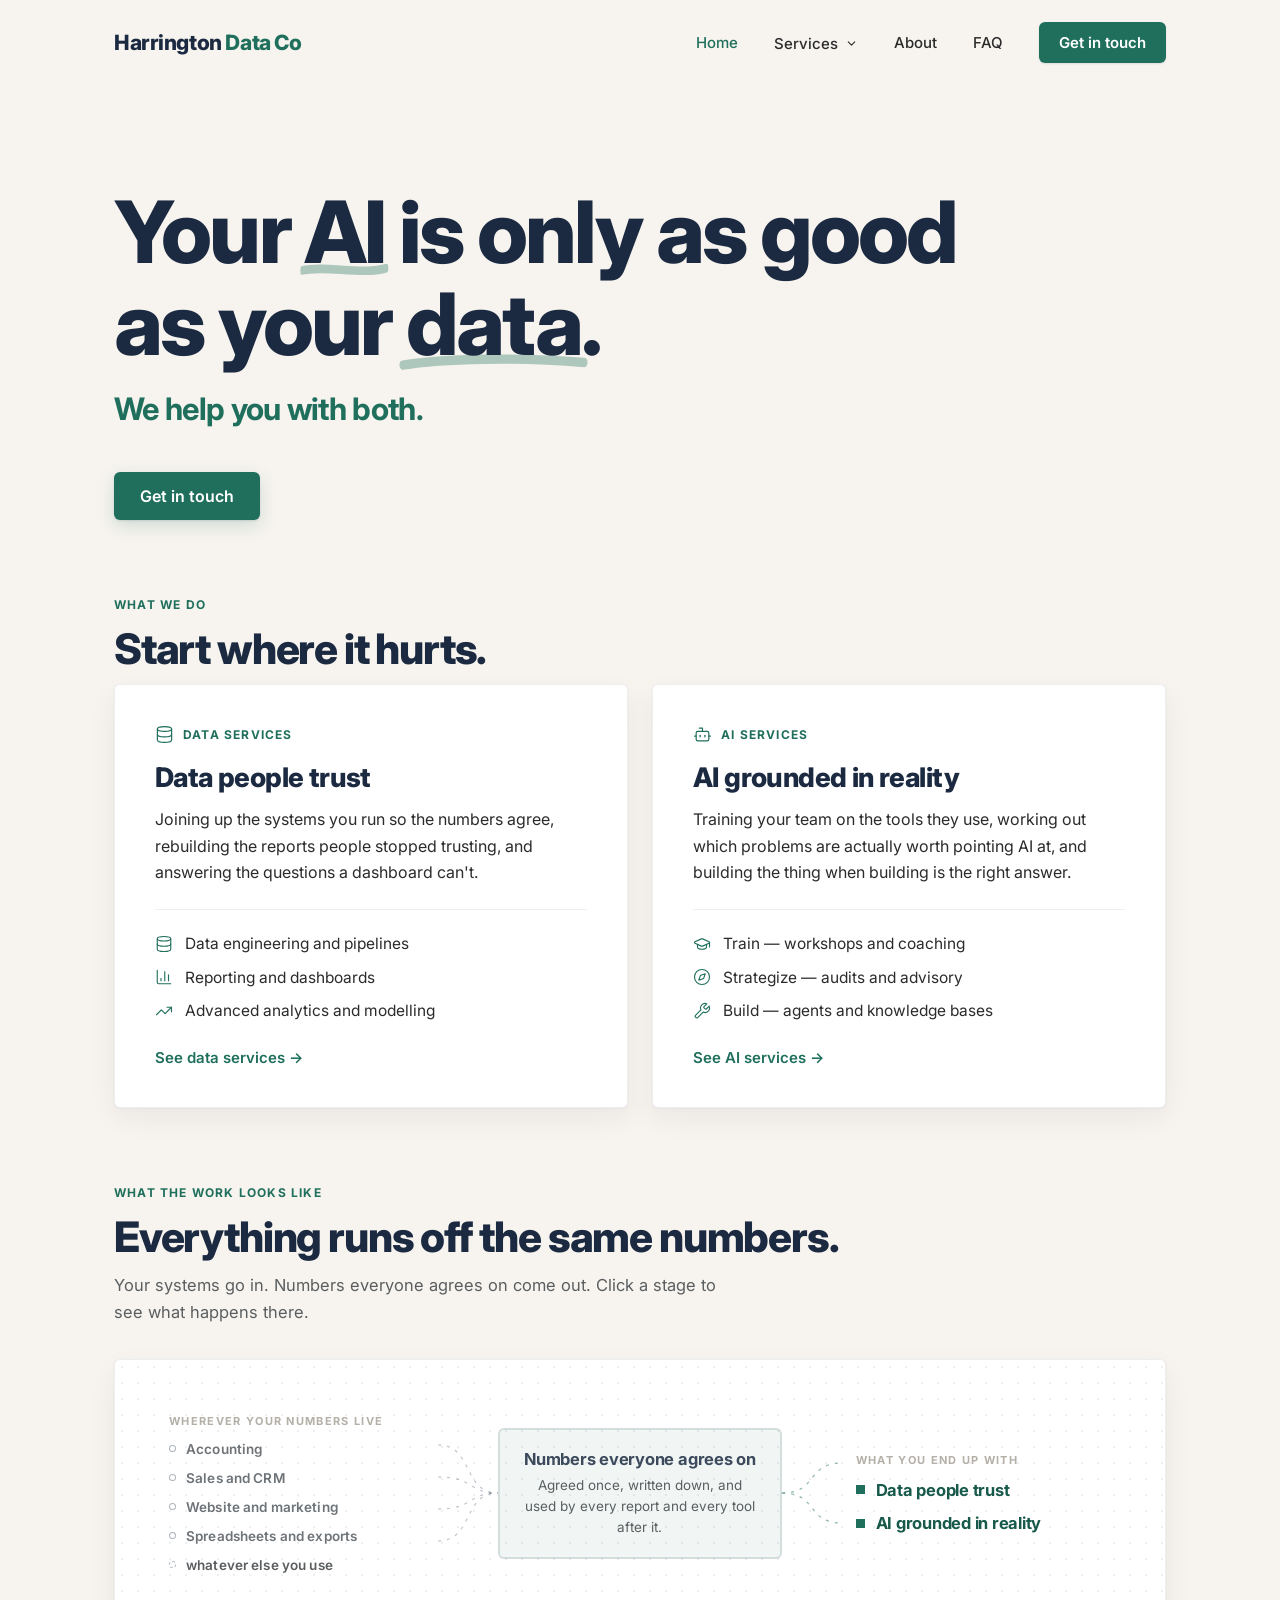
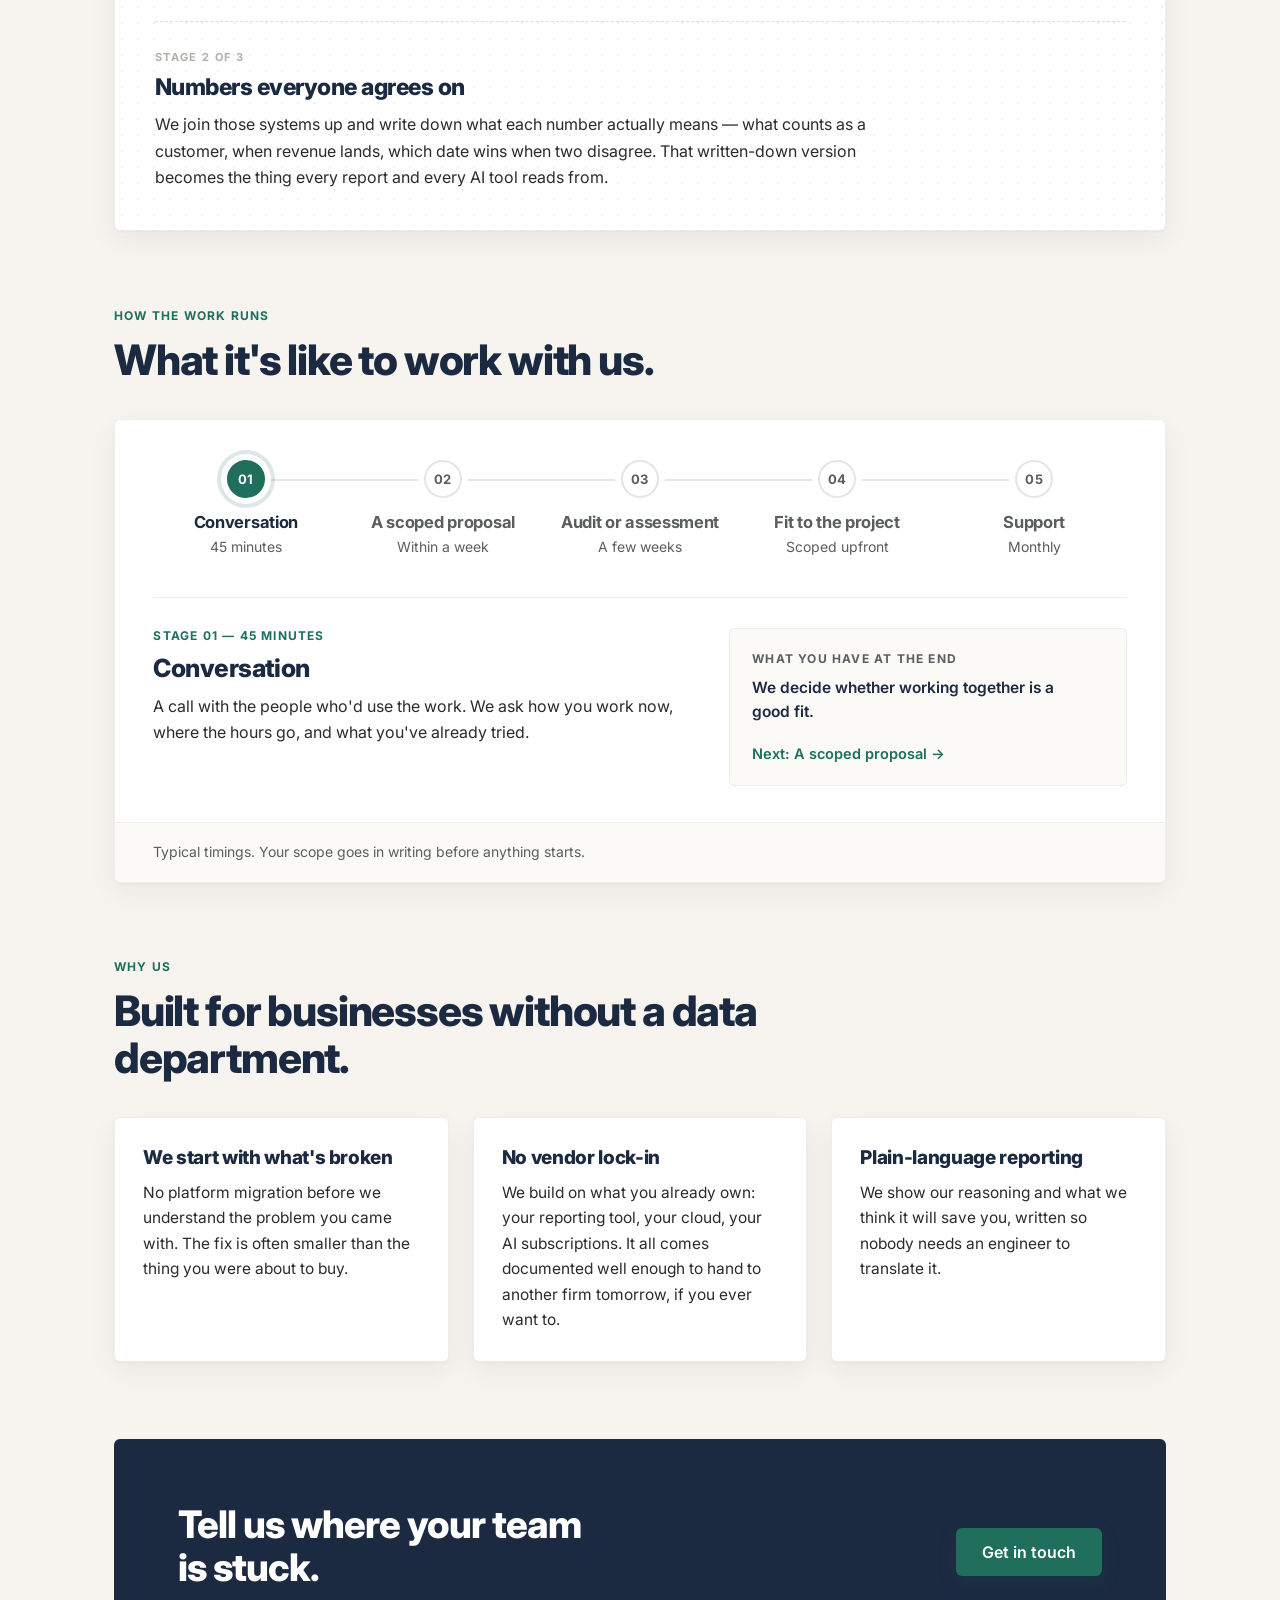
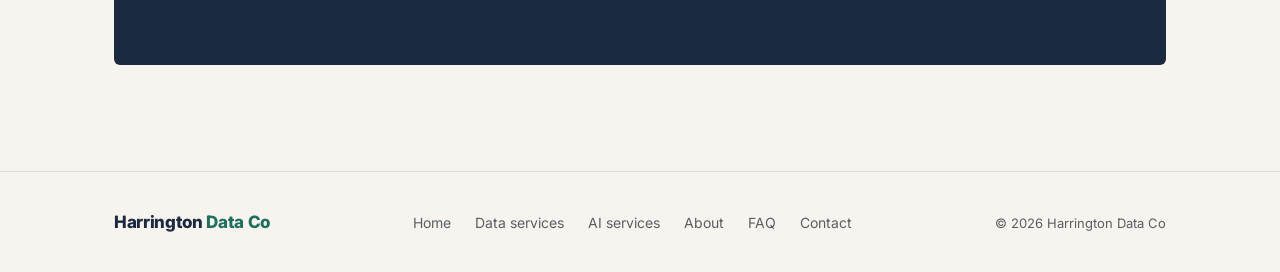
<file: index.html>
<!DOCTYPE html>
<html lang="en">
<head>
<!-- Google Tag Manager -->
<script>(function(w,d,s,l,i){w[l]=w[l]||[];w[l].push({'gtm.start':
new Date().getTime(),event:'gtm.js'});var f=d.getElementsByTagName(s)[0],
j=d.createElement(s),dl=l!='dataLayer'?'&l='+l:'';j.async=true;j.src=
'https://www.googletagmanager.com/gtm.js?id='+i+dl;f.parentNode.insertBefore(j,f);
})(window,document,'script','dataLayer','GTM-KHV7MTR5');</script>
<!-- End Google Tag Manager -->
<meta charset="UTF-8">
<meta name="viewport" content="width=device-width, initial-scale=1">
<link rel="icon" href="favicon.ico" sizes="any">
<title>Harrington Data Co — data and AI for teams without a data department</title>
<meta name="description" content="We do two kinds of work: data (pipelines, reporting, analysis) and AI (training, strategy, agents and knowledge bases). Most people need some of both.">
<link rel="preconnect" href="https://fonts.googleapis.com">
<link rel="preconnect" href="https://fonts.gstatic.com" crossorigin>
<link href="https://fonts.googleapis.com/css2?family=Inter:wght@400;500;600;700;800&display=swap" rel="stylesheet">
<link rel="stylesheet" href="assets/css/styles.css">
</head>
<body>
<!-- Google Tag Manager (noscript) -->
<noscript><iframe src="https://www.googletagmanager.com/ns.html?id=GTM-KHV7MTR5"
height="0" width="0" style="display:none;visibility:hidden"></iframe></noscript>
<!-- End Google Tag Manager (noscript) -->

<nav class="site-nav">
  <div class="nav-inner">
  <a href="index.html" class="brand">Harrington <span>Data Co</span></a>
  <button type="button" class="nav-toggle" id="nav-toggle" aria-expanded="false" aria-controls="nav-panel" aria-label="Menu">
    <svg width="22" height="22" viewBox="0 0 24 24" fill="none" stroke="currentColor" stroke-width="2" stroke-linecap="round" stroke-linejoin="round" aria-hidden="true"><line x1="3" y1="6" x2="21" y2="6"></line><line x1="3" y1="12" x2="21" y2="12"></line><line x1="3" y1="18" x2="21" y2="18"></line></svg>
  </button>
  <div class="nav-panel" id="nav-panel">
    <a href="index.html" class="nav-link current">Home</a>
    <div class="nav-dropdown">
      <button type="button" class="nav-trigger" aria-expanded="false" aria-controls="nav-services-menu">
        Services
        <svg width="13" height="13" viewBox="0 0 24 24" fill="none" stroke="currentColor" stroke-width="2" stroke-linecap="round" stroke-linejoin="round" aria-hidden="true"><path d="m6 9 6 6 6-6"></path></svg>
      </button>
      <div id="nav-services-menu" class="nav-menu" hidden>
        <a href="data-services.html">
          <svg width="18" height="18" viewBox="0 0 24 24" fill="none" stroke="#1F6F5C" stroke-width="1.5" stroke-linecap="round" stroke-linejoin="round" aria-hidden="true"><ellipse cx="12" cy="5" rx="9" ry="3"></ellipse><path d="M3 5V19A9 3 0 0 0 21 19V5"></path><path d="M3 12A9 3 0 0 0 21 12"></path></svg>
          <span>
            <span class="item-title">Data services</span>
            <span class="item-desc">Engineering, reporting, analytics</span>
          </span>
        </a>
        <a href="ai-services.html">
          <svg width="18" height="18" viewBox="0 0 24 24" fill="none" stroke="#1F6F5C" stroke-width="1.5" stroke-linecap="round" stroke-linejoin="round" aria-hidden="true"><path d="M12 8V4H8"></path><rect width="16" height="12" x="4" y="8" rx="2"></rect><path d="M2 14h2"></path><path d="M20 14h2"></path><path d="M15 13v2"></path><path d="M9 13v2"></path></svg>
          <span>
            <span class="item-title">AI services</span>
            <span class="item-desc">Train, strategize, build</span>
          </span>
        </a>
      </div>
    </div>
    <a href="about.html" class="nav-link">About</a>
    <a href="faq.html" class="nav-link">FAQ</a>
    <a href="contact.html" class="nav-cta">Get in touch</a>
  </div>
  </div>
</nav>

<main class="wrap">

  <section class="section-hero" style="max-width:940px;">
    <h1 class="display" style="font-size:clamp(42px,6.9vw,86px); margin:0 0 20px;">Your <span style="position:relative; display:inline-block;"><span style="position:relative; z-index:1;">AI</span><svg class="underline-swipe" viewBox="0 0 200 14" preserveAspectRatio="none" aria-hidden="true" style="position:absolute; left:-5%; bottom:-0.01em; width:110%; height:0.2em; z-index:0;"><path d="M4 7 C52 2 138 11 196 5" fill="none" stroke="rgba(31,111,92,0.34)" stroke-width="7" stroke-linecap="round"></path></svg></span> is only as good as your <span style="position:relative; display:inline-block;"><span style="position:relative; z-index:1;">data</span><svg class="underline-swipe" viewBox="0 0 200 14" preserveAspectRatio="none" aria-hidden="true" style="position:absolute; left:-4%; bottom:-0.02em; width:108%; height:0.22em; z-index:0;"><path d="M4 9 C46 4 128 3 196 7" fill="none" stroke="rgba(31,111,92,0.34)" stroke-width="7" stroke-linecap="round"></path></svg></span>.</h1>
    <p class="hero-tagline">We help you with both.</p>
    <div style="display:flex; gap:12px; flex-wrap:wrap;">
      <a href="contact.html" class="btn btn-primary">Get in touch</a>
    </div>
  </section>

  <section id="practices" class="section">
    <span class="eyebrow">What we do</span>
    <h2 class="headline" style="margin:0 0 12px; max-width:22ch;">Start where it hurts.</h2>
    <div class="practices-grid">
      <div class="practice-card">
        <span class="eyebrow eyebrow-icon" style="margin-bottom:18px;">
          <svg width="19" height="19" viewBox="0 0 24 24" fill="none" stroke="currentColor" stroke-width="1.5" stroke-linecap="round" stroke-linejoin="round" aria-hidden="true"><ellipse cx="12" cy="5" rx="9" ry="3"></ellipse><path d="M3 5V19A9 3 0 0 0 21 19V5"></path><path d="M3 12A9 3 0 0 0 21 12"></path></svg>
          Data services
        </span>
        <h3>Data people trust</h3>
        <p>Joining up the systems you run so the numbers agree, rebuilding the reports people stopped trusting, and answering the questions a dashboard can't.</p>
        <div class="dash-list">
          <div class="item"><span class="icon"><svg width="18" height="18" viewBox="0 0 24 24" fill="none" stroke="currentColor" stroke-width="1.5" stroke-linecap="round" stroke-linejoin="round" aria-hidden="true"><ellipse cx="12" cy="5" rx="9" ry="3"></ellipse><path d="M3 5V19A9 3 0 0 0 21 19V5"></path><path d="M3 12A9 3 0 0 0 21 12"></path></svg></span><span class="text">Data engineering and pipelines</span></div>
          <div class="item"><span class="icon"><svg width="18" height="18" viewBox="0 0 24 24" fill="none" stroke="currentColor" stroke-width="1.5" stroke-linecap="round" stroke-linejoin="round" aria-hidden="true"><path d="M3 3v16a2 2 0 0 0 2 2h16"></path><path d="M18 17V9"></path><path d="M13 17V5"></path><path d="M8 17v-3"></path></svg></span><span class="text">Reporting and dashboards</span></div>
          <div class="item"><span class="icon"><svg width="18" height="18" viewBox="0 0 24 24" fill="none" stroke="currentColor" stroke-width="1.5" stroke-linecap="round" stroke-linejoin="round" aria-hidden="true"><polyline points="22 7 13.5 15.5 8.5 10.5 2 17"></polyline><polyline points="16 7 22 7 22 13"></polyline></svg></span><span class="text">Advanced analytics and modelling</span></div>
        </div>
        <a href="data-services.html">See data services →</a>
      </div>
      <div class="practice-card">
        <span class="eyebrow eyebrow-icon" style="margin-bottom:18px;">
          <svg width="19" height="19" viewBox="0 0 24 24" fill="none" stroke="currentColor" stroke-width="1.5" stroke-linecap="round" stroke-linejoin="round" aria-hidden="true"><path d="M12 8V4H8"></path><rect width="16" height="12" x="4" y="8" rx="2"></rect><path d="M2 14h2"></path><path d="M20 14h2"></path><path d="M15 13v2"></path><path d="M9 13v2"></path></svg>
          AI services
        </span>
        <h3>AI grounded in reality</h3>
        <p>Training your team on the tools they use, working out which problems are actually worth pointing AI at, and building the thing when building is the right answer.</p>
        <div class="dash-list">
          <div class="item"><span class="icon"><svg width="18" height="18" viewBox="0 0 24 24" fill="none" stroke="currentColor" stroke-width="1.5" stroke-linecap="round" stroke-linejoin="round" aria-hidden="true"><path d="M21.42 10.922a1 1 0 0 0-.019-1.838L12.83 5.18a2 2 0 0 0-1.66 0L2.6 9.08a1 1 0 0 0 0 1.832l8.57 3.908a2 2 0 0 0 1.66 0z"></path><path d="M22 10v6"></path><path d="M6 12.5V16a6 3 0 0 0 12 0v-3.5"></path></svg></span><span class="text">Train — workshops and coaching</span></div>
          <div class="item"><span class="icon"><svg width="18" height="18" viewBox="0 0 24 24" fill="none" stroke="currentColor" stroke-width="1.5" stroke-linecap="round" stroke-linejoin="round" aria-hidden="true"><circle cx="12" cy="12" r="10"></circle><polygon points="16.24 7.76 14.12 14.12 7.76 16.24 9.88 9.88 16.24 7.76"></polygon></svg></span><span class="text">Strategize — audits and advisory</span></div>
          <div class="item"><span class="icon"><svg width="18" height="18" viewBox="0 0 24 24" fill="none" stroke="currentColor" stroke-width="1.5" stroke-linecap="round" stroke-linejoin="round" aria-hidden="true"><path d="M14.7 6.3a1 1 0 0 0 0 1.4l1.6 1.6a1 1 0 0 0 1.4 0l3.77-3.77a6 6 0 0 1-7.94 7.94l-6.91 6.91a2.12 2.12 0 0 1-3-3l6.91-6.91a6 6 0 0 1 7.94-7.94l-3.76 3.76z"></path></svg></span><span class="text">Build — agents and knowledge bases</span></div>
        </div>
        <a href="ai-services.html">See AI services →</a>
      </div>
    </div>
  </section>

  <section class="section">
    <span class="eyebrow">What the work looks like</span>
    <h2 class="headline" style="margin:0 0 12px; max-width:28ch;">Everything runs off the same numbers.</h2>
    <p class="sub" style="max-width:62ch; margin:0 0 32px;">Your systems go in. Numbers everyone agrees on come out. Click a stage to see what happens there.</p>
    <div class="flow-card">
      <div class="flow-row" id="flow-row">
        <button type="button" class="flow-btn" data-zone="0" aria-pressed="false">
          <span class="flow-label">Wherever your numbers live</span>
          <span class="flow-source"><span class="dot"></span>Accounting</span>
          <span class="flow-source"><span class="dot"></span>Sales and CRM</span>
          <span class="flow-source"><span class="dot"></span>Website and marketing</span>
          <span class="flow-source"><span class="dot"></span>Spreadsheets and exports</span>
          <span class="flow-source muted"><span class="dot dashed"></span>whatever else you use</span>
        </button>
        <svg class="flow-connector flow" viewBox="0 0 60 120" preserveAspectRatio="none" width="60" height="120" fill="none" stroke="rgba(27,42,65,0.28)" stroke-width="1.2" aria-hidden="true">
          <path d="M0 12 C36 12 24 60 60 60" stroke-dasharray="3 6"></path>
          <path d="M0 44 C36 44 30 60 60 60" stroke-dasharray="3 6" style="animation-delay:0.22s;"></path>
          <path d="M0 76 C36 76 30 60 60 60" stroke-dasharray="3 6" style="animation-delay:0.44s;"></path>
          <path d="M0 108 C36 108 24 60 60 60" stroke-dasharray="3 6" style="animation-delay:0.66s;"></path>
        </svg>
        <span class="flow-connector-mobile" aria-hidden="true"><svg width="22" height="22" viewBox="0 0 24 24" fill="none" stroke="currentColor" stroke-width="2" stroke-linecap="round" stroke-linejoin="round"><path d="M12 5v14"></path><path d="m19 12-7 7-7-7"></path></svg></span>
        <button type="button" class="flow-btn flow-hub" data-zone="1" aria-pressed="true">
          <span class="title">Numbers everyone agrees on</span>
          <span class="desc">Agreed once, written down, and used by every report and every tool after it.</span>
        </button>
        <svg class="flow-connector flow" viewBox="0 0 60 120" preserveAspectRatio="none" width="60" height="120" fill="none" stroke="rgba(31,111,92,0.5)" stroke-width="1.2" aria-hidden="true">
          <path d="M0 60 C36 60 24 30 60 30" stroke-dasharray="3 6"></path>
          <path d="M0 60 C36 60 24 90 60 90" stroke-dasharray="3 6" style="animation-delay:0.3s;"></path>
        </svg>
        <span class="flow-connector-mobile" aria-hidden="true"><svg width="22" height="22" viewBox="0 0 24 24" fill="none" stroke="currentColor" stroke-width="2" stroke-linecap="round" stroke-linejoin="round"><path d="M12 5v14"></path><path d="m19 12-7 7-7-7"></path></svg></span>
        <button type="button" class="flow-btn" data-zone="2" aria-pressed="false">
          <span class="flow-label">What you end up with</span>
          <span class="flow-outcome"><span class="sq"></span><span class="text">Data people trust</span></span>
          <span class="flow-outcome"><span class="sq"></span><span class="text">AI grounded in reality</span></span>
        </button>
      </div>
      <div class="flow-detail">
        <span class="stage" id="flow-stage">Stage 2 of 3</span>
        <h3 id="flow-title">Numbers everyone agrees on</h3>
        <p id="flow-body">We join those systems up and write down what each number actually means — what counts as a customer, when revenue lands, which date wins when two disagree. That written-down version becomes the thing every report and every AI tool reads from.</p>
      </div>
    </div>
  </section>

  <section class="section">
    <span class="eyebrow">How the work runs</span>
    <h2 class="headline" style="margin:0 0 36px; max-width:20ch;">What it's like to work with us.</h2>
    <div class="rail-card">
      <div class="rail-inner">
        <div class="rail-mobile-nav">
          <button type="button" class="rail-mobile-btn" id="rail-prev" aria-label="Previous stage">
            <svg width="18" height="18" viewBox="0 0 24 24" fill="none" stroke="currentColor" stroke-width="2" stroke-linecap="round" stroke-linejoin="round" aria-hidden="true"><path d="m15 18-6-6 6-6"></path></svg>
          </button>
          <div class="rail-mobile-indicator">
            <span class="rail-dot" id="rail-mobile-dot">01</span>
            <span class="step" id="rail-mobile-step">Step 1 of 5</span>
          </div>
          <button type="button" class="rail-mobile-btn" id="rail-mobile-next" aria-label="Next stage">
            <svg width="18" height="18" viewBox="0 0 24 24" fill="none" stroke="currentColor" stroke-width="2" stroke-linecap="round" stroke-linejoin="round" aria-hidden="true"><path d="m9 18 6-6-6-6"></path></svg>
          </button>
        </div>
        <div class="rail-track-wrap">
          <div class="rail-track"><div class="fill" id="rail-fill" style="width:0%"></div></div>
          <div class="rail" id="rail">
            <button type="button" class="rail-stage is-active" aria-pressed="true">
              <span class="rail-dot">01</span>
              <span><span class="rail-name">Conversation</span><span class="rail-duration">45 minutes</span></span>
            </button>
            <button type="button" class="rail-stage" aria-pressed="false">
              <span class="rail-dot">02</span>
              <span><span class="rail-name">A scoped proposal</span><span class="rail-duration">Within a week</span></span>
            </button>
            <button type="button" class="rail-stage" aria-pressed="false">
              <span class="rail-dot">03</span>
              <span><span class="rail-name">Audit or assessment</span><span class="rail-duration">A few weeks</span></span>
            </button>
            <button type="button" class="rail-stage" aria-pressed="false">
              <span class="rail-dot">04</span>
              <span><span class="rail-name">Fit to the project</span><span class="rail-duration">Scoped upfront</span></span>
            </button>
            <button type="button" class="rail-stage" aria-pressed="false">
              <span class="rail-dot">05</span>
              <span><span class="rail-name">Support</span><span class="rail-duration">Monthly</span></span>
            </button>
          </div>
        </div>
        <div class="rail-detail">
          <div>
            <span class="stage-num" id="rail-stage-num">Stage 01 — 45 minutes</span>
            <h3 id="rail-stage-title">Conversation</h3>
            <p class="summary" id="rail-stage-summary">A call with the people who'd use the work. We ask how you work now, where the hours go, and what you've already tried.</p>
          </div>
          <div class="rail-output">
            <span class="label">What you have at the end</span>
            <p class="value" id="rail-stage-output">You'll know whether we can help. Sometimes the answer is no.</p>
            <button type="button" class="rail-next" id="rail-next">Next: A scoped proposal →</button>
            <a href="contact.html" class="rail-next" id="rail-contact-cta" hidden>Talk through your scope →</a>
          </div>
        </div>
      </div>
      <p class="rail-footnote">Typical timings. Your scope goes in writing before anything starts.</p>
    </div>
  </section>

  <section class="section">
    <span class="eyebrow">Why us</span>
    <h2 class="headline" style="margin:0 0 36px; max-width:24ch;">Built for businesses without a data department.</h2>
    <div class="grid-3 tight">
      <div class="diff-card">
        <h3>We start with what's broken</h3>
        <p>No platform migration before we understand the problem you came with. The fix is often smaller than the thing you were about to buy.</p>
      </div>
      <div class="diff-card">
        <h3>No vendor lock-in</h3>
        <p>We build on what you already own: your reporting tool, your cloud, your AI subscriptions. It all comes documented well enough to hand to another firm tomorrow, if you ever want to.</p>
      </div>
      <div class="diff-card">
        <h3>Plain-language reporting</h3>
        <p>We show our reasoning and what we think it will save you, written so nobody needs an engineer to translate it.</p>
      </div>
    </div>
  </section>

  <section class="section-cta">
    <div class="cta-banner">
      <div>
        <h2 style="max-width:22ch;">Tell us where your team is stuck.</h2>
      </div>
      <a href="contact.html" class="btn btn-primary" style="white-space:nowrap;">Get in touch</a>
    </div>
  </section>

</main>

<footer class="site-footer">
  <div class="wrap">
    <span class="brand">Harrington <span>Data Co</span></span>
    <span class="links">
      <a href="index.html">Home</a>
      <a href="data-services.html">Data services</a>
      <a href="ai-services.html">AI services</a>
      <a href="about.html">About</a>
      <a href="faq.html">FAQ</a>
      <a href="contact.html">Contact</a>
    </span>
    <span class="copyright">© 2026 Harrington Data Co</span>
  </div>
</footer>

<script src="assets/js/nav.js"></script>
<script src="assets/js/zones.js"></script>
<script src="assets/js/process.js"></script>
<script type="text/javascript" id="hs-script-loader" async defer src="//js.hs-scripts.com/247125978.js"></script>
</body>
</html>
</file>
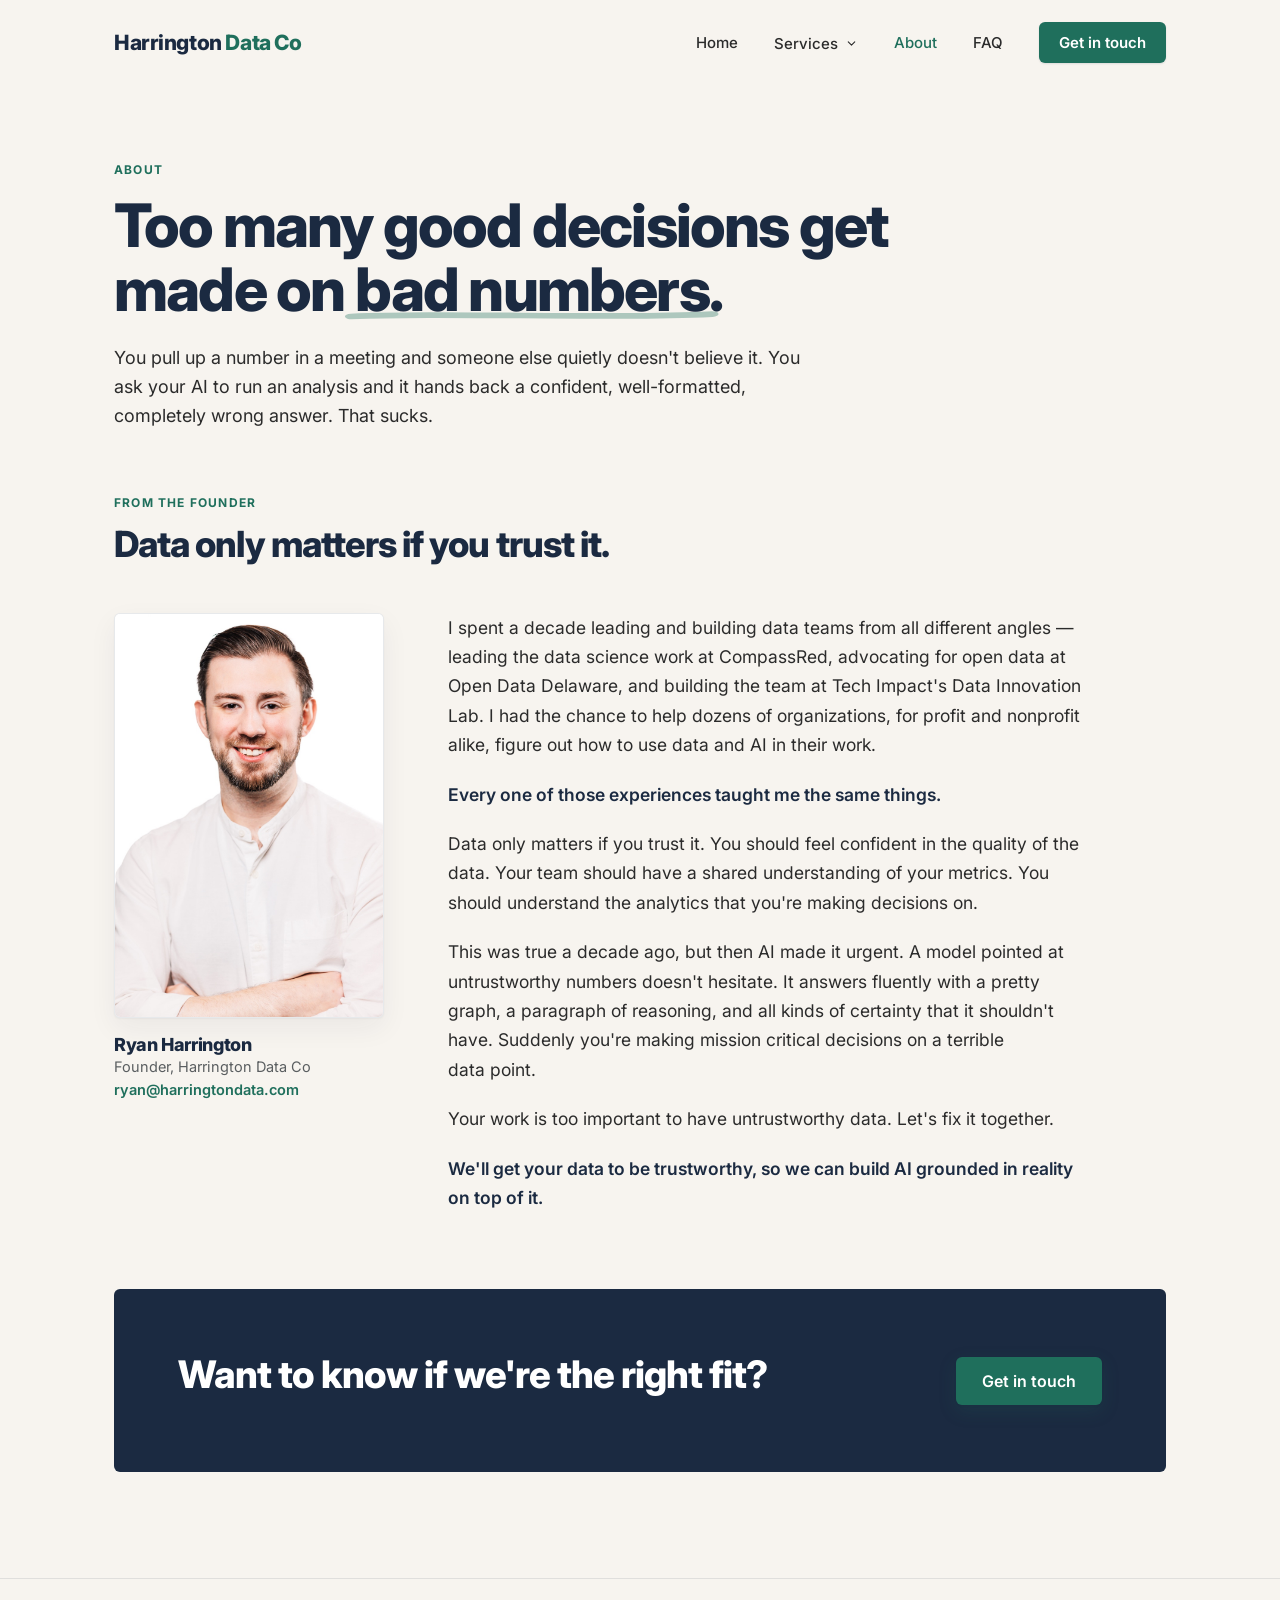
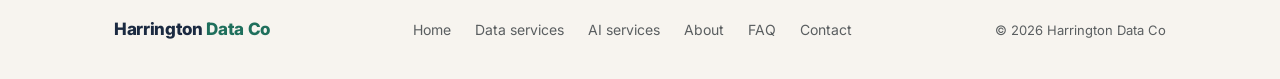
<file: about.html>
<!DOCTYPE html>
<html lang="en">
<head>
<!-- Google Tag Manager -->
<script>(function(w,d,s,l,i){w[l]=w[l]||[];w[l].push({'gtm.start':
new Date().getTime(),event:'gtm.js'});var f=d.getElementsByTagName(s)[0],
j=d.createElement(s),dl=l!='dataLayer'?'&l='+l:'';j.async=true;j.src=
'https://www.googletagmanager.com/gtm.js?id='+i+dl;f.parentNode.insertBefore(j,f);
})(window,document,'script','dataLayer','GTM-KHV7MTR5');</script>
<!-- End Google Tag Manager -->
<meta charset="UTF-8">
<meta name="viewport" content="width=device-width, initial-scale=1">
<link rel="icon" href="favicon.ico" sizes="any">
<title>About — Harrington Data Co</title>
<meta name="description" content="Why Harrington Data Co exists: get the numbers straight, then let AI earn its keep on top of them. Founded by Ryan Harrington.">
<link rel="preconnect" href="https://fonts.googleapis.com">
<link rel="preconnect" href="https://fonts.gstatic.com" crossorigin>
<link href="https://fonts.googleapis.com/css2?family=Inter:wght@400;500;600;700;800&display=swap" rel="stylesheet">
<link rel="stylesheet" href="assets/css/styles.css">
</head>
<body>
<!-- Google Tag Manager (noscript) -->
<noscript><iframe src="https://www.googletagmanager.com/ns.html?id=GTM-KHV7MTR5"
height="0" width="0" style="display:none;visibility:hidden"></iframe></noscript>
<!-- End Google Tag Manager (noscript) -->

<nav class="site-nav">
  <div class="nav-inner">
  <a href="index.html" class="brand">Harrington <span>Data Co</span></a>
  <button type="button" class="nav-toggle" id="nav-toggle" aria-expanded="false" aria-controls="nav-panel" aria-label="Menu">
    <svg width="22" height="22" viewBox="0 0 24 24" fill="none" stroke="currentColor" stroke-width="2" stroke-linecap="round" stroke-linejoin="round" aria-hidden="true"><line x1="3" y1="6" x2="21" y2="6"></line><line x1="3" y1="12" x2="21" y2="12"></line><line x1="3" y1="18" x2="21" y2="18"></line></svg>
  </button>
  <div class="nav-panel" id="nav-panel">
    <a href="index.html" class="nav-link">Home</a>
    <div class="nav-dropdown">
      <button type="button" class="nav-trigger" aria-expanded="false" aria-controls="nav-services-menu">
        Services
        <svg width="13" height="13" viewBox="0 0 24 24" fill="none" stroke="currentColor" stroke-width="2" stroke-linecap="round" stroke-linejoin="round" aria-hidden="true"><path d="m6 9 6 6 6-6"></path></svg>
      </button>
      <div id="nav-services-menu" class="nav-menu" hidden>
        <a href="data-services.html">
          <svg width="18" height="18" viewBox="0 0 24 24" fill="none" stroke="#1F6F5C" stroke-width="1.5" stroke-linecap="round" stroke-linejoin="round" aria-hidden="true"><ellipse cx="12" cy="5" rx="9" ry="3"></ellipse><path d="M3 5V19A9 3 0 0 0 21 19V5"></path><path d="M3 12A9 3 0 0 0 21 12"></path></svg>
          <span>
            <span class="item-title">Data services</span>
            <span class="item-desc">Engineering, reporting, analytics</span>
          </span>
        </a>
        <a href="ai-services.html">
          <svg width="18" height="18" viewBox="0 0 24 24" fill="none" stroke="#1F6F5C" stroke-width="1.5" stroke-linecap="round" stroke-linejoin="round" aria-hidden="true"><path d="M12 8V4H8"></path><rect width="16" height="12" x="4" y="8" rx="2"></rect><path d="M2 14h2"></path><path d="M20 14h2"></path><path d="M15 13v2"></path><path d="M9 13v2"></path></svg>
          <span>
            <span class="item-title">AI services</span>
            <span class="item-desc">Train, strategize, build</span>
          </span>
        </a>
      </div>
    </div>
    <a href="about.html" class="nav-link current">About</a>
    <a href="faq.html" class="nav-link">FAQ</a>
    <a href="contact.html" class="nav-cta">Get in touch</a>
  </div>
  </div>
</nav>

<main class="wrap">

  <section class="section-hero-tight" style="max-width:980px;">
    <span class="eyebrow" style="margin-bottom:16px;">About</span>
    <h1 class="display-md" style="margin:0 0 22px; max-width:22ch;">Too many good decisions get made on <span style="position:relative; display:inline-block;"><span style="position:relative; z-index:1;">bad numbers</span><svg class="underline-swipe" viewBox="0 0 200 14" preserveAspectRatio="none" aria-hidden="true" style="position:absolute; left:-3%; bottom:-0.01em; width:106%; height:0.19em; z-index:0;"><path d="M4 8 C54 3 140 11 196 5" fill="none" stroke="rgba(31,111,92,0.34)" stroke-width="7" stroke-linecap="round"></path></svg></span>.</h1>
    <p class="lede" style="max-width:64ch;">You pull up a number in a meeting and someone else quietly doesn't believe it. You ask your AI to run an analysis and it hands back a confident, well-formatted, completely wrong answer. That sucks.</p>
  </section>

  <section class="section-loose-tight" style="max-width:980px;">
    <span class="eyebrow">From the founder</span>
    <h2 class="headline-sm" style="margin:0;">Data only matters if you trust it.</h2>
  </section>

  <section class="section">
    <div class="founder-grid">
      <div>
        <div class="founder-portrait">
          <img src="assets/images/ryan-harrington.jpg" alt="Ryan Harrington, founder of Harrington Data Co">
        </div>
        <div class="founder-meta">
          <div class="name">Ryan Harrington</div>
          <div class="role">Founder, Harrington Data Co</div>
          <a href="mailto:ryan@harringtondata.com" class="email">ryan@harringtondata.com</a>
        </div>
      </div>
      <div class="founder-bio">
        <p>I spent a decade leading and building data teams from all different angles — leading the data science work at CompassRed, advocating for open data at Open Data Delaware, and building the team at Tech Impact's Data Innovation Lab. I had the chance to help dozens of organizations, for profit and nonprofit alike, figure out how to use data and AI in their work.</p>
        <p class="emphasis">Every one of those experiences taught me the same things.</p>
        <p>Data only matters if you trust it. You should feel confident in the quality of the data. Your team should have a shared understanding of your metrics. You should understand the analytics that you're making decisions on.</p>
        <p>This was true a decade ago, but then AI made it urgent. A model pointed at untrustworthy numbers doesn't hesitate. It answers fluently with a pretty graph, a paragraph of reasoning, and all kinds of certainty that it shouldn't have. Suddenly you're making mission critical decisions on a terrible data point.</p>
        <p>Your work is too important to have untrustworthy data. Let's fix it together.</p>
        <p class="emphasis">We'll get your data to be trustworthy, so we can build AI grounded in reality on top of it.</p>
      </div>
    </div>
  </section>

  <section class="section-cta">
    <div class="cta-banner">
      <div>
        <h2 style="max-width:24ch;">Want to know if we're the right fit?</h2>
      </div>
      <a href="contact.html" class="btn btn-primary" style="white-space:nowrap;">Get in touch</a>
    </div>
  </section>

</main>

<footer class="site-footer">
  <div class="wrap">
    <span class="brand">Harrington <span>Data Co</span></span>
    <span class="links">
      <a href="index.html">Home</a>
      <a href="data-services.html">Data services</a>
      <a href="ai-services.html">AI services</a>
      <a href="about.html">About</a>
      <a href="faq.html">FAQ</a>
      <a href="contact.html">Contact</a>
    </span>
    <span class="copyright">© 2026 Harrington Data Co</span>
  </div>
</footer>

<script src="assets/js/nav.js"></script>
<script type="text/javascript" id="hs-script-loader" async defer src="//js.hs-scripts.com/247125978.js"></script>
</body>
</html>
</file>
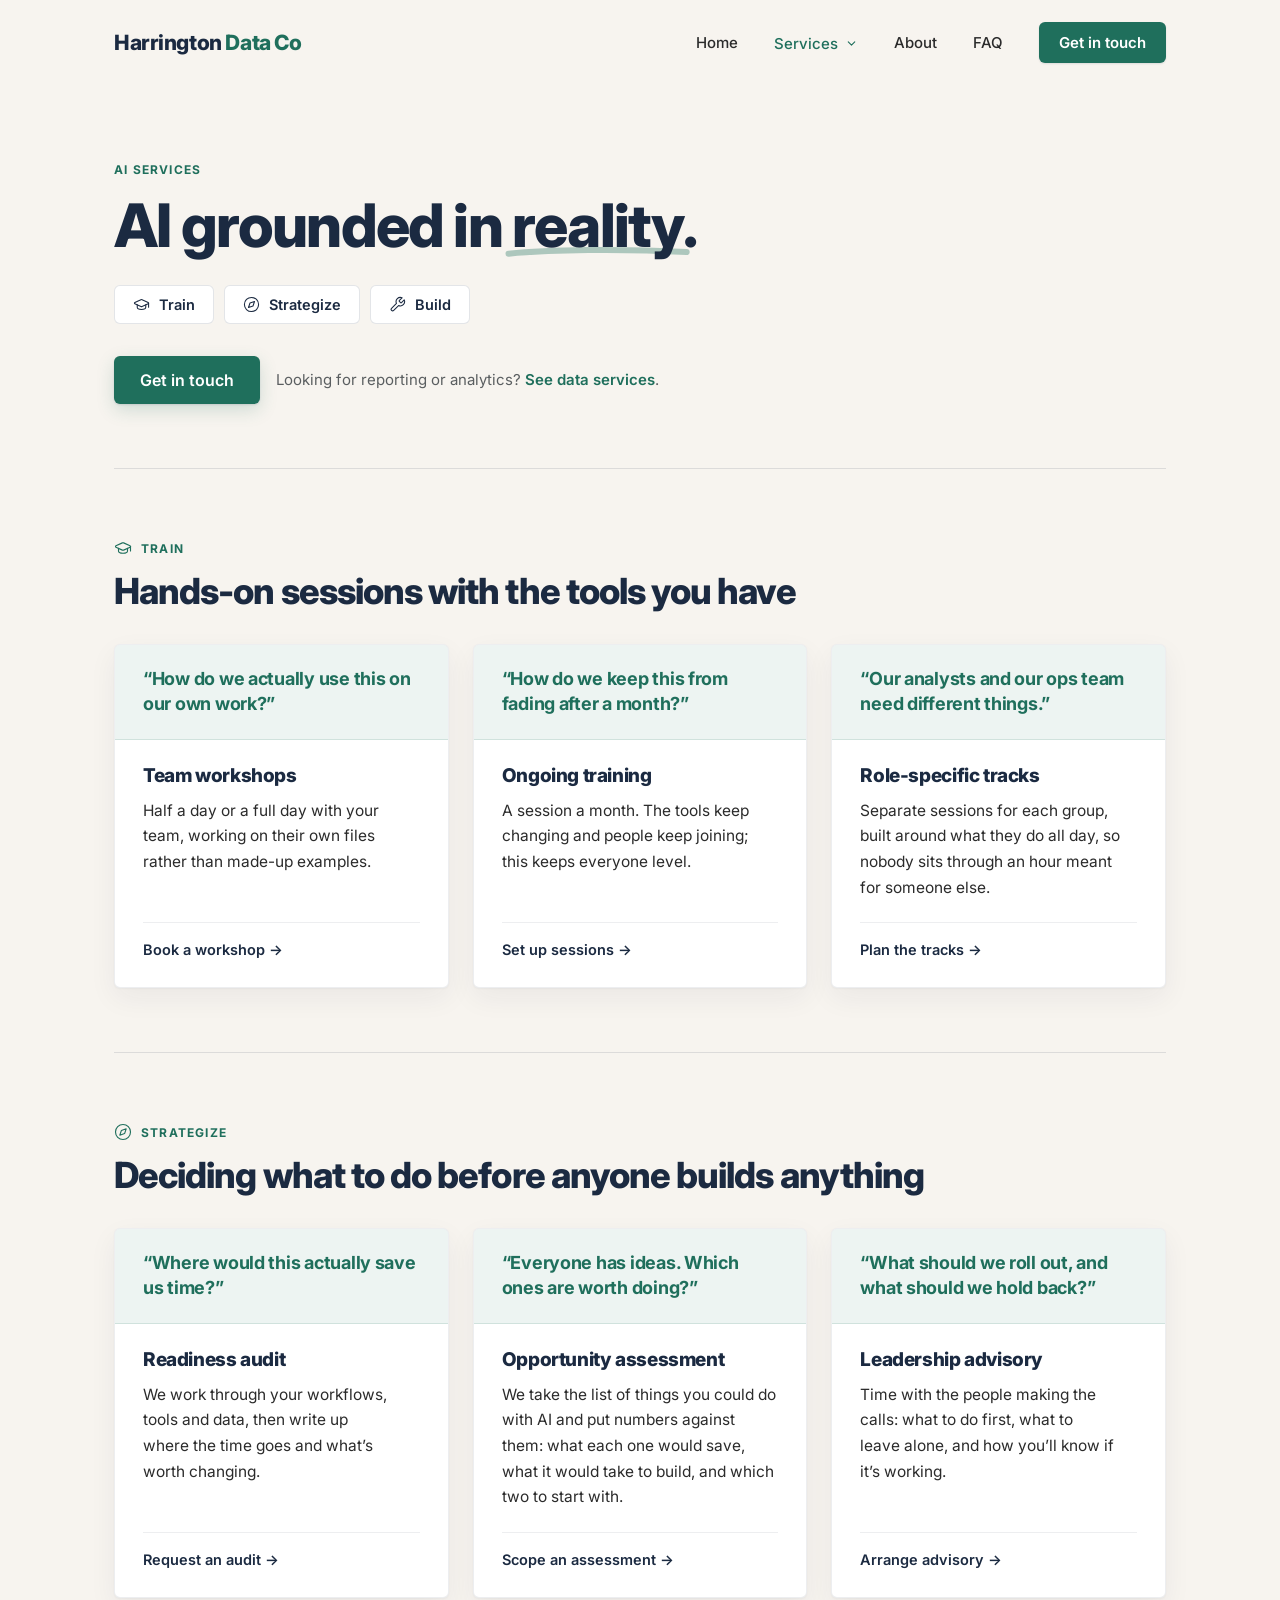
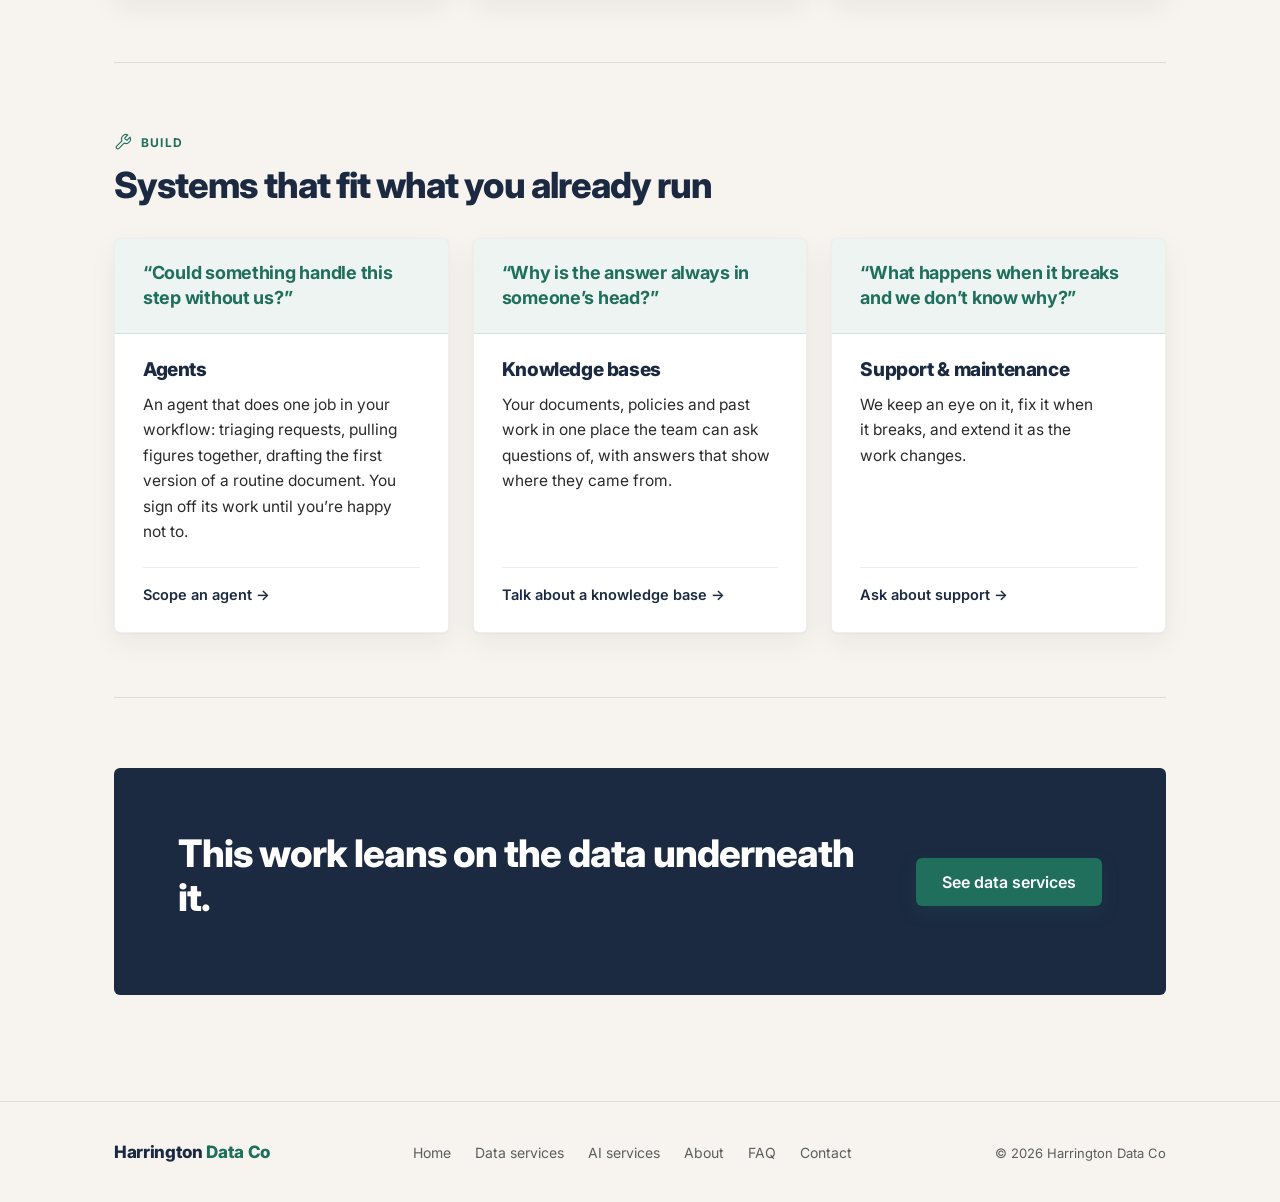
<file: ai-services.html>
<!DOCTYPE html>
<html lang="en">
<head>
<!-- Google Tag Manager -->
<script>(function(w,d,s,l,i){w[l]=w[l]||[];w[l].push({'gtm.start':
new Date().getTime(),event:'gtm.js'});var f=d.getElementsByTagName(s)[0],
j=d.createElement(s),dl=l!='dataLayer'?'&l='+l:'';j.async=true;j.src=
'https://www.googletagmanager.com/gtm.js?id='+i+dl;f.parentNode.insertBefore(j,f);
})(window,document,'script','dataLayer','GTM-KHV7MTR5');</script>
<!-- End Google Tag Manager -->
<meta charset="UTF-8">
<meta name="viewport" content="width=device-width, initial-scale=1">
<link rel="icon" href="favicon.ico" sizes="any">
<title>AI services — Harrington Data Co</title>
<meta name="description" content="Train, strategize, build: workshops on Claude, ChatGPT, Copilot and Gemini, readiness audits and advisory, and agents and knowledge bases built on the tools you already run.">
<link rel="preconnect" href="https://fonts.googleapis.com">
<link rel="preconnect" href="https://fonts.gstatic.com" crossorigin>
<link href="https://fonts.googleapis.com/css2?family=Inter:wght@400;500;600;700;800&display=swap" rel="stylesheet">
<link rel="stylesheet" href="assets/css/styles.css">
</head>
<body>
<!-- Google Tag Manager (noscript) -->
<noscript><iframe src="https://www.googletagmanager.com/ns.html?id=GTM-KHV7MTR5"
height="0" width="0" style="display:none;visibility:hidden"></iframe></noscript>
<!-- End Google Tag Manager (noscript) -->

<nav class="site-nav">
  <div class="nav-inner">
  <a href="index.html" class="brand">Harrington <span>Data Co</span></a>
  <button type="button" class="nav-toggle" id="nav-toggle" aria-expanded="false" aria-controls="nav-panel" aria-label="Menu">
    <svg width="22" height="22" viewBox="0 0 24 24" fill="none" stroke="currentColor" stroke-width="2" stroke-linecap="round" stroke-linejoin="round" aria-hidden="true"><line x1="3" y1="6" x2="21" y2="6"></line><line x1="3" y1="12" x2="21" y2="12"></line><line x1="3" y1="18" x2="21" y2="18"></line></svg>
  </button>
  <div class="nav-panel" id="nav-panel">
    <a href="index.html" class="nav-link">Home</a>
    <div class="nav-dropdown">
      <button type="button" class="nav-trigger current" aria-expanded="false" aria-controls="nav-services-menu">
        Services
        <svg width="13" height="13" viewBox="0 0 24 24" fill="none" stroke="currentColor" stroke-width="2" stroke-linecap="round" stroke-linejoin="round" aria-hidden="true"><path d="m6 9 6 6 6-6"></path></svg>
      </button>
      <div id="nav-services-menu" class="nav-menu" hidden>
        <a href="data-services.html">
          <svg width="18" height="18" viewBox="0 0 24 24" fill="none" stroke="#1F6F5C" stroke-width="1.5" stroke-linecap="round" stroke-linejoin="round" aria-hidden="true"><ellipse cx="12" cy="5" rx="9" ry="3"></ellipse><path d="M3 5V19A9 3 0 0 0 21 19V5"></path><path d="M3 12A9 3 0 0 0 21 12"></path></svg>
          <span>
            <span class="item-title">Data services</span>
            <span class="item-desc">Engineering, reporting, analytics</span>
          </span>
        </a>
        <a href="ai-services.html" aria-current="page">
          <svg width="18" height="18" viewBox="0 0 24 24" fill="none" stroke="#1F6F5C" stroke-width="1.5" stroke-linecap="round" stroke-linejoin="round" aria-hidden="true"><path d="M12 8V4H8"></path><rect width="16" height="12" x="4" y="8" rx="2"></rect><path d="M2 14h2"></path><path d="M20 14h2"></path><path d="M15 13v2"></path><path d="M9 13v2"></path></svg>
          <span>
            <span class="item-title">AI services</span>
            <span class="item-desc">Train, strategize, build</span>
          </span>
        </a>
      </div>
    </div>
    <a href="about.html" class="nav-link">About</a>
    <a href="faq.html" class="nav-link">FAQ</a>
    <a href="contact.html" class="nav-cta">Get in touch</a>
  </div>
  </div>
</nav>

<main class="wrap">

  <section class="section-hero-tight">
    <span class="eyebrow" style="margin-bottom:16px;">AI services</span>
    <h1 class="display-md" style="margin:0 0 28px; max-width:20ch;">AI grounded in <span style="position:relative; display:inline-block;"><span style="position:relative; z-index:1;">reality</span><svg class="underline-swipe" viewBox="0 0 200 14" preserveAspectRatio="none" aria-hidden="true" style="position:absolute; left:-4%; bottom:-0.01em; width:108%; height:0.2em; z-index:0;"><path d="M4 9 C46 4 128 3 196 7" fill="none" stroke="rgba(31,111,92,0.34)" stroke-width="7" stroke-linecap="round"></path></svg></span>.</h1>
    <div class="jump-links">
      <a href="#train" class="btn-outline-pill">
        <svg width="17" height="17" viewBox="0 0 24 24" fill="none" stroke="currentColor" stroke-width="1.5" stroke-linecap="round" stroke-linejoin="round" aria-hidden="true"><path d="M21.42 10.922a1 1 0 0 0-.019-1.838L12.83 5.18a2 2 0 0 0-1.66 0L2.6 9.08a1 1 0 0 0 0 1.832l8.57 3.908a2 2 0 0 0 1.66 0z"></path><path d="M22 10v6"></path><path d="M6 12.5V16a6 3 0 0 0 12 0v-3.5"></path></svg>
        Train
      </a>
      <a href="#strategize" class="btn-outline-pill">
        <svg width="17" height="17" viewBox="0 0 24 24" fill="none" stroke="currentColor" stroke-width="1.5" stroke-linecap="round" stroke-linejoin="round" aria-hidden="true"><circle cx="12" cy="12" r="10"></circle><polygon points="16.24 7.76 14.12 14.12 7.76 16.24 9.88 9.88 16.24 7.76"></polygon></svg>
        Strategize
      </a>
      <a href="#build" class="btn-outline-pill">
        <svg width="17" height="17" viewBox="0 0 24 24" fill="none" stroke="currentColor" stroke-width="1.5" stroke-linecap="round" stroke-linejoin="round" aria-hidden="true"><path d="M14.7 6.3a1 1 0 0 0 0 1.4l1.6 1.6a1 1 0 0 0 1.4 0l3.77-3.77a6 6 0 0 1-7.94 7.94l-6.91 6.91a2.12 2.12 0 0 1-3-3l6.91-6.91a6 6 0 0 1 7.94-7.94l-3.76 3.76z"></path></svg>
        Build
      </a>
    </div>
    <div style="display:flex; gap:16px; flex-wrap:wrap; align-items:center;">
      <a href="contact.html?practice=ai" class="btn btn-primary">Get in touch</a>
      <span class="cross-link">Looking for reporting or analytics? <a href="data-services.html">See data services</a>.</span>
    </div>
  </section>

  <section id="train" class="section-tight section-divider">
    <span class="eyebrow eyebrow-icon">
      <svg width="18" height="18" viewBox="0 0 24 24" fill="none" stroke="currentColor" stroke-width="1.5" stroke-linecap="round" stroke-linejoin="round" aria-hidden="true"><path d="M21.42 10.922a1 1 0 0 0-.019-1.838L12.83 5.18a2 2 0 0 0-1.66 0L2.6 9.08a1 1 0 0 0 0 1.832l8.57 3.908a2 2 0 0 0 1.66 0z"></path><path d="M22 10v6"></path><path d="M6 12.5V16a6 3 0 0 0 12 0v-3.5"></path></svg>
      Train
    </span>
    <h2 class="headline-sm" style="margin:0 0 32px;">Hands-on sessions with the tools you have</h2>
    <div class="grid-3 wide">
      <div class="service-card">
        <div class="question"><p>“How do we actually use this on our own work?”</p></div>
        <div class="body">
          <h3>Team workshops</h3>
          <p class="desc">Half a day or a full day with your team, working on their own files rather than made-up examples.</p>
          <div class="basis-block">
            <a href="contact.html?practice=ai&amp;interest=train&amp;from=team-workshops" class="cta">Book a workshop →</a>
          </div>
        </div>
      </div>
      <div class="service-card">
        <div class="question"><p>“How do we keep this from fading after a month?”</p></div>
        <div class="body">
          <h3>Ongoing training</h3>
          <p class="desc">A session a month. The tools keep changing and people keep joining; this keeps everyone level.</p>
          <div class="basis-block">
            <a href="contact.html?practice=ai&amp;interest=train&amp;from=ongoing-training" class="cta">Set up sessions →</a>
          </div>
        </div>
      </div>
      <div class="service-card">
        <div class="question"><p>“Our analysts and our ops team need different things.”</p></div>
        <div class="body">
          <h3>Role-specific tracks</h3>
          <p class="desc">Separate sessions for each group, built around what they do all day, so nobody sits through an hour meant for someone else.</p>
          <div class="basis-block">
            <a href="contact.html?practice=ai&amp;interest=train&amp;from=role-tracks" class="cta">Plan the tracks →</a>
          </div>
        </div>
      </div>
    </div>
  </section>

  <section id="strategize" class="section-tight section-divider">
    <span class="eyebrow eyebrow-icon">
      <svg width="18" height="18" viewBox="0 0 24 24" fill="none" stroke="currentColor" stroke-width="1.5" stroke-linecap="round" stroke-linejoin="round" aria-hidden="true"><circle cx="12" cy="12" r="10"></circle><polygon points="16.24 7.76 14.12 14.12 7.76 16.24 9.88 9.88 16.24 7.76"></polygon></svg>
      Strategize
    </span>
    <h2 class="headline-sm" style="margin:0 0 32px;">Deciding what to do before anyone builds anything</h2>
    <div class="grid-3 wide">
      <div class="service-card">
        <div class="question"><p>“Where would this actually save us time?”</p></div>
        <div class="body">
          <h3>Readiness audit</h3>
          <p class="desc">We work through your workflows, tools and data, then write up where the time goes and what’s worth changing.</p>
          <div class="basis-block">
            <a href="contact.html?practice=ai&amp;interest=strategize&amp;from=readiness-audit" class="cta">Request an audit →</a>
          </div>
        </div>
      </div>
      <div class="service-card">
        <div class="question"><p>“Everyone has ideas. Which ones are worth doing?”</p></div>
        <div class="body">
          <h3>Opportunity assessment</h3>
          <p class="desc">We take the list of things you could do with AI and put numbers against them: what each one would save, what it would take to build, and which two to start with.</p>
          <div class="basis-block">
            <a href="contact.html?practice=ai&amp;interest=strategize&amp;from=opportunity-assessment" class="cta">Scope an assessment →</a>
          </div>
        </div>
      </div>
      <div class="service-card">
        <div class="question"><p>“What should we roll out, and what should we hold back?”</p></div>
        <div class="body">
          <h3>Leadership advisory</h3>
          <p class="desc">Time with the people making the calls: what to do first, what to leave alone, and how you’ll know if it’s working.</p>
          <div class="basis-block">
            <a href="contact.html?practice=ai&amp;interest=strategize&amp;from=leadership-advisory" class="cta">Arrange advisory →</a>
          </div>
        </div>
      </div>
    </div>
  </section>

  <section id="build" class="section-tight section-divider">
    <span class="eyebrow eyebrow-icon">
      <svg width="18" height="18" viewBox="0 0 24 24" fill="none" stroke="currentColor" stroke-width="1.5" stroke-linecap="round" stroke-linejoin="round" aria-hidden="true"><path d="M14.7 6.3a1 1 0 0 0 0 1.4l1.6 1.6a1 1 0 0 0 1.4 0l3.77-3.77a6 6 0 0 1-7.94 7.94l-6.91 6.91a2.12 2.12 0 0 1-3-3l6.91-6.91a6 6 0 0 1 7.94-7.94l-3.76 3.76z"></path></svg>
      Build
    </span>
    <h2 class="headline-sm" style="margin:0 0 32px;">Systems that fit what you already run</h2>
    <div class="grid-3 wide">
      <div class="service-card">
        <div class="question"><p>“Could something handle this step without us?”</p></div>
        <div class="body">
          <h3>Agents</h3>
          <p class="desc">An agent that does one job in your workflow: triaging requests, pulling figures together, drafting the first version of a routine document. You sign off its work until you’re happy not to.</p>
          <div class="basis-block">
            <a href="contact.html?practice=ai&amp;interest=build&amp;build=agent&amp;from=agents" class="cta">Scope an agent →</a>
          </div>
        </div>
      </div>
      <div class="service-card">
        <div class="question"><p>“Why is the answer always in someone’s head?”</p></div>
        <div class="body">
          <h3>Knowledge bases</h3>
          <p class="desc">Your documents, policies and past work in one place the team can ask questions of, with answers that show where they came from.</p>
          <div class="basis-block">
            <a href="contact.html?practice=ai&amp;interest=build&amp;build=kb&amp;from=knowledge-bases" class="cta">Talk about a knowledge base →</a>
          </div>
        </div>
      </div>
      <div class="service-card">
        <div class="question"><p>“What happens when it breaks and we don’t know why?”</p></div>
        <div class="body">
          <h3>Support &amp; maintenance</h3>
          <p class="desc">We keep an eye on it, fix it when it breaks, and extend it as the work changes.</p>
          <div class="basis-block">
            <a href="contact.html?practice=ai&amp;interest=build&amp;from=support-maintenance" class="cta">Ask about support →</a>
          </div>
        </div>
      </div>
    </div>
  </section>

  <section class="section-cta section-divider">
    <div class="cta-banner">
      <div>
        <h2>This work leans on the data underneath it.</h2>
      </div>
      <a href="data-services.html" class="btn btn-primary" style="white-space:nowrap;">See data services</a>
    </div>
  </section>

</main>

<footer class="site-footer">
  <div class="wrap">
    <span class="brand">Harrington <span>Data Co</span></span>
    <span class="links">
      <a href="index.html">Home</a>
      <a href="data-services.html">Data services</a>
      <a href="ai-services.html">AI services</a>
      <a href="about.html">About</a>
      <a href="faq.html">FAQ</a>
      <a href="contact.html">Contact</a>
    </span>
    <span class="copyright">© 2026 Harrington Data Co</span>
  </div>
</footer>

<script src="assets/js/nav.js"></script>
<script type="text/javascript" id="hs-script-loader" async defer src="//js.hs-scripts.com/247125978.js"></script>
</body>
</html>
</file>
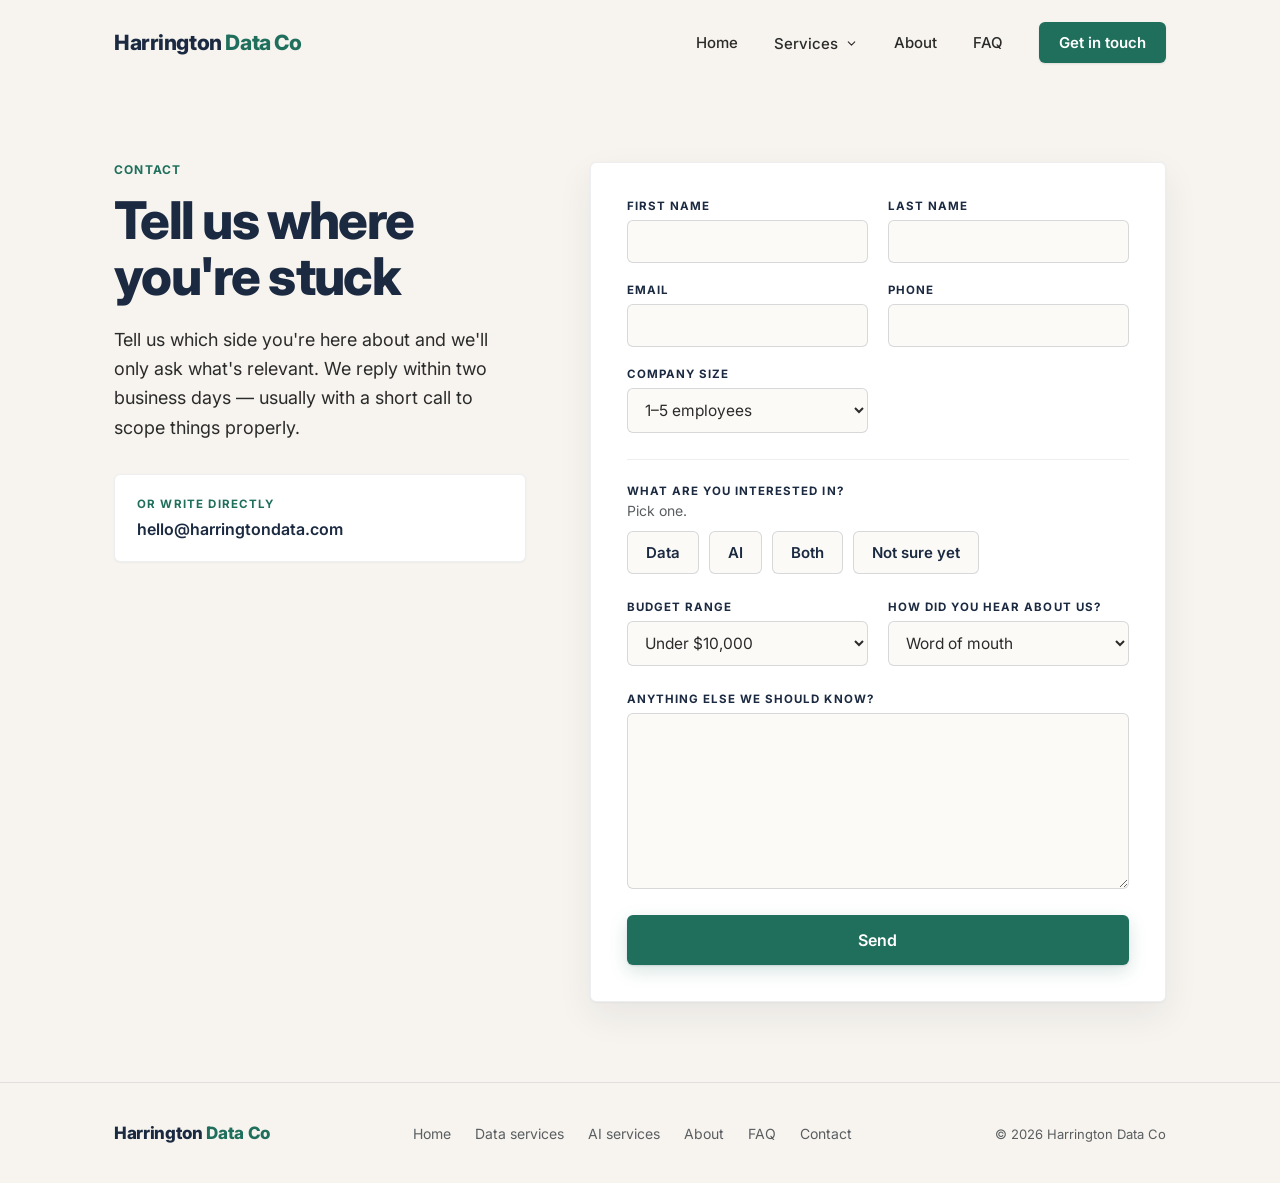
<file: contact.html>
<!DOCTYPE html>
<html lang="en">
<head>
<!-- Google Tag Manager -->
<script>(function(w,d,s,l,i){w[l]=w[l]||[];w[l].push({'gtm.start':
new Date().getTime(),event:'gtm.js'});var f=d.getElementsByTagName(s)[0],
j=d.createElement(s),dl=l!='dataLayer'?'&l='+l:'';j.async=true;j.src=
'https://www.googletagmanager.com/gtm.js?id='+i+dl;f.parentNode.insertBefore(j,f);
})(window,document,'script','dataLayer','GTM-KHV7MTR5');</script>
<!-- End Google Tag Manager -->
<meta charset="UTF-8">
<meta name="viewport" content="width=device-width, initial-scale=1">
<link rel="icon" href="favicon.ico" sizes="any">
<title>Contact — Harrington Data Co</title>
<meta name="description" content="Tell Harrington Data Co where your team is stuck. We reply within two business days.">
<link rel="preconnect" href="https://fonts.googleapis.com">
<link rel="preconnect" href="https://fonts.gstatic.com" crossorigin>
<link href="https://fonts.googleapis.com/css2?family=Inter:wght@400;500;600;700;800&display=swap" rel="stylesheet">
<link rel="stylesheet" href="assets/css/styles.css">
</head>
<body>
<!-- Google Tag Manager (noscript) -->
<noscript><iframe src="https://www.googletagmanager.com/ns.html?id=GTM-KHV7MTR5"
height="0" width="0" style="display:none;visibility:hidden"></iframe></noscript>
<!-- End Google Tag Manager (noscript) -->

<nav class="site-nav">
  <div class="nav-inner">
  <a href="index.html" class="brand">Harrington <span>Data Co</span></a>
  <button type="button" class="nav-toggle" id="nav-toggle" aria-expanded="false" aria-controls="nav-panel" aria-label="Menu">
    <svg width="22" height="22" viewBox="0 0 24 24" fill="none" stroke="currentColor" stroke-width="2" stroke-linecap="round" stroke-linejoin="round" aria-hidden="true"><line x1="3" y1="6" x2="21" y2="6"></line><line x1="3" y1="12" x2="21" y2="12"></line><line x1="3" y1="18" x2="21" y2="18"></line></svg>
  </button>
  <div class="nav-panel" id="nav-panel">
    <a href="index.html" class="nav-link">Home</a>
    <div class="nav-dropdown">
      <button type="button" class="nav-trigger" aria-expanded="false" aria-controls="nav-services-menu">
        Services
        <svg width="13" height="13" viewBox="0 0 24 24" fill="none" stroke="currentColor" stroke-width="2" stroke-linecap="round" stroke-linejoin="round" aria-hidden="true"><path d="m6 9 6 6 6-6"></path></svg>
      </button>
      <div id="nav-services-menu" class="nav-menu" hidden>
        <a href="data-services.html">
          <svg width="18" height="18" viewBox="0 0 24 24" fill="none" stroke="#1F6F5C" stroke-width="1.5" stroke-linecap="round" stroke-linejoin="round" aria-hidden="true"><ellipse cx="12" cy="5" rx="9" ry="3"></ellipse><path d="M3 5V19A9 3 0 0 0 21 19V5"></path><path d="M3 12A9 3 0 0 0 21 12"></path></svg>
          <span>
            <span class="item-title">Data services</span>
            <span class="item-desc">Engineering, reporting, analytics</span>
          </span>
        </a>
        <a href="ai-services.html">
          <svg width="18" height="18" viewBox="0 0 24 24" fill="none" stroke="#1F6F5C" stroke-width="1.5" stroke-linecap="round" stroke-linejoin="round" aria-hidden="true"><path d="M12 8V4H8"></path><rect width="16" height="12" x="4" y="8" rx="2"></rect><path d="M2 14h2"></path><path d="M20 14h2"></path><path d="M15 13v2"></path><path d="M9 13v2"></path></svg>
          <span>
            <span class="item-title">AI services</span>
            <span class="item-desc">Train, strategize, build</span>
          </span>
        </a>
      </div>
    </div>
    <a href="about.html" class="nav-link">About</a>
    <a href="faq.html" class="nav-link">FAQ</a>
    <a href="contact.html" class="nav-cta">Get in touch</a>
  </div>
  </div>
</nav>

<main class="wrap">

  <section class="section-hero-tight contact-grid">
    <div class="contact-side">
      <span class="eyebrow" style="margin-bottom:16px;">Contact</span>
      <h1 class="display-sm" style="margin:0 0 20px;">Tell us where you're stuck</h1>
      <p class="lede">Tell us which side you're here about and we'll only ask what's relevant. We reply within two business days — usually with a short call to scope things properly.</p>
      <div class="direct-card">
        <span class="label">Or write directly</span>
        <a href="mailto:hello@harringtondata.com">hello@harringtondata.com</a>
      </div>
    </div>

    <div id="contact-confirm" class="confirm-card" hidden>
      <span class="badge-pill badge-pill-sm" style="margin-bottom:18px;">Received</span>
      <h2>Got it, thanks</h2>
      <p>We'll be in touch within two business days.</p>
    </div>

    <form id="contact-form" class="contact-form">

      <div class="field-grid">
        <div class="field">
          <label for="f-fname">First name</label>
          <input id="f-fname" type="text" data-hs-prop="firstname" required>
        </div>
        <div class="field">
          <label for="f-lname">Last name</label>
          <input id="f-lname" type="text" data-hs-prop="lastname" required>
        </div>
        <div class="field">
          <label for="f-email">Email</label>
          <input id="f-email" type="email" data-hs-prop="email" required>
        </div>
        <div class="field">
          <label for="f-phone">Phone</label>
          <input id="f-phone" type="tel" data-hs-prop="phone">
        </div>
        <div class="field">
          <label for="f-size">Company size</label>
          <select id="f-size" data-hs-prop="numemployees">
            <option value="1-5">1–5 employees</option>
            <option value="5-25">5–25 employees</option>
            <option value="25-50">25–50 employees</option>
            <option value="50-100">50–100 employees</option>
            <option value="100-500">100–500 employees</option>
            <option value="500-1000">500–1000 employees</option>
            <option value="1000+">1000+ employees</option>
          </select>
        </div>
      </div>

      <div class="interest-block">
        <label class="label">What are you interested in?</label>
        <p class="hint">Pick one.</p>
        <div class="interest-options">
          <button type="button" class="interest-btn practice-btn" data-practice="Data">Data</button>
          <button type="button" class="interest-btn practice-btn" data-practice="AI">AI</button>
          <button type="button" class="interest-btn practice-btn" data-practice="Both">Both</button>
          <button type="button" class="interest-btn practice-btn" data-practice="Not sure yet">Not sure yet</button>
        </div>
      </div>

      <div id="panel-data" class="conditional-panel" hidden>
        <div class="span-all">
          <label style="font-size:11.5px; font-weight:700; letter-spacing:0.09em; text-transform:uppercase; color:var(--color-navy); display:block; margin-bottom:10px;">Which data work sounds like yours?</label>
          <div class="interest-options">
            <button type="button" class="interest-btn data-btn" data-data="Data engineering">Data engineering</button>
            <button type="button" class="interest-btn data-btn" data-data="Reporting & dashboards">Reporting &amp; dashboards</button>
            <button type="button" class="interest-btn data-btn" data-data="Advanced analytics">Advanced analytics</button>
          </div>
        </div>
        <div class="field">
          <label for="da-reporting">What do you report in today?</label>
          <select id="da-reporting">
            <option>Excel or Google Sheets</option>
            <option>Power BI</option>
            <option>Tableau</option>
            <option>Looker Studio</option>
            <option>Something built in-house</option>
            <option>Nothing formal yet</option>
          </select>
        </div>
        <div class="field">
          <label for="da-systems-count">How many systems hold the data?</label>
          <select id="da-systems-count">
            <option>1–2</option>
            <option>3–5</option>
            <option>6 or more</option>
            <option>Not sure</option>
          </select>
        </div>
        <div class="field">
          <label for="da-maintainer">Who maintains reporting now?</label>
          <select id="da-maintainer">
            <option>One person, alongside their real job</option>
            <option>A small analytics team</option>
            <option>An outside firm</option>
            <option>Nobody, really</option>
          </select>
        </div>
        <div class="field span-all">
          <label for="da-systems">Which systems would we need to pull from?</label>
          <input id="da-systems" type="text" placeholder="e.g. QuickBooks, HubSpot, our scheduling tool, a shared drive">
        </div>
      </div>

      <div id="ai-interest-block" class="interest-block" hidden>
        <label class="label">On the AI side, what are you after?</label>
        <p class="hint">Pick as many as apply.</p>
        <div class="interest-options">
          <button type="button" class="interest-btn ai-btn" data-label="Train">Train</button>
          <button type="button" class="interest-btn ai-btn" data-label="Strategize">Strategize</button>
          <button type="button" class="interest-btn ai-btn" data-label="Build">Build</button>
        </div>
      </div>

      <div id="panel-train" class="conditional-panel" hidden>
        <div class="panel-title">A few things about your team</div>
        <div class="field">
          <label for="tr-count">How many people need training?</label>
          <select id="tr-count">
            <option>Under 10</option>
            <option>10–25</option>
            <option>26–50</option>
            <option>More than 50</option>
          </select>
        </div>
        <div class="field">
          <label for="tr-format">Preferred format</label>
          <select id="tr-format">
            <option>On-site</option>
            <option>Remote</option>
            <option>Either works</option>
          </select>
        </div>
        <div class="span-all">
          <label style="font-size:11.5px; font-weight:700; letter-spacing:0.09em; text-transform:uppercase; color:var(--color-navy); display:block; margin-bottom:10px;">Which tools is your team using today?</label>
          <div style="display:flex; flex-direction:column; gap:12px;">
            <div class="checkbox-row">
              <label class="checkbox-pill"><input type="checkbox">Claude</label>
              <label class="checkbox-pill"><input type="checkbox">ChatGPT</label>
              <label class="checkbox-pill"><input type="checkbox">Microsoft Copilot</label>
              <label class="checkbox-pill"><input type="checkbox">Gemini</label>
              <label class="checkbox-pill"><input type="checkbox" id="tr-tool-other-check">Other</label>
              <label class="checkbox-pill"><input type="checkbox">None yet</label>
            </div>
            <input id="tr-tool-other-text" type="text" data-inline-detail placeholder="Which tool?" style="font-size:15.5px; color:var(--color-text); background:var(--color-bg-soft); border:1px solid var(--line-6); border-radius:var(--radius); padding:11px 13px;" hidden>
          </div>
        </div>
      </div>

      <div id="panel-strategize" class="conditional-panel" hidden>
        <div class="panel-title">A few things about the decision</div>
        <div class="field">
          <label for="st-prompt">What's prompting this?</label>
          <select id="st-prompt">
            <option>Leadership is asking about it</option>
            <option>Teams are already using tools ad hoc</option>
            <option>A specific project or deadline</option>
            <option>A client or regulatory requirement</option>
            <option>Not sure yet</option>
          </select>
        </div>
        <div class="field">
          <label for="st-room">Who needs to be in the room?</label>
          <select id="st-room">
            <option>Owner or founder</option>
            <option>Leadership team</option>
            <option>Department heads</option>
            <option>Not decided</option>
          </select>
        </div>
      </div>

      <div id="panel-build" class="conditional-panel" hidden>
        <div class="panel-title">A few things about your systems</div>
        <div class="field">
          <label for="bu-kind">What kind of build?</label>
          <select id="bu-kind">
            <option>An agent that handles a task</option>
            <option>A knowledge base the team can ask</option>
            <option>Both</option>
            <option>Not sure yet</option>
          </select>
        </div>
        <div class="field" data-build-kind="agent">
          <label for="bu-count">How many workflows are you thinking about?</label>
          <select id="bu-count">
            <option>1–3</option>
            <option>4–8</option>
            <option>9 or more</option>
            <option>Not sure yet</option>
          </select>
        </div>
        <div class="field" data-build-kind="agent">
          <label for="bu-doc">Is the process documented today?</label>
          <select id="bu-doc">
            <option>Yes, mostly written down</option>
            <option>Partly</option>
            <option>No — it lives in people's heads</option>
          </select>
        </div>
        <div class="field" data-build-kind="kb" hidden>
          <label for="bu-kb-scale">Roughly how much material would need to go in?</label>
          <select id="bu-kb-scale">
            <option>A handful of documents</option>
            <option>A shared drive or wiki's worth</option>
            <option>Several systems worth</option>
            <option>Not sure yet</option>
          </select>
        </div>
        <div class="field" data-build-kind="kb" hidden>
          <label for="bu-kb-location">Where does this material live today?</label>
          <input id="bu-kb-location" type="text" placeholder="e.g. Google Drive, SharePoint, Notion, email threads">
        </div>
        <div class="field span-all">
          <label for="bu-systems">Which systems would this need to touch?</label>
          <input id="bu-systems" type="text" placeholder="e.g. QuickBooks, HubSpot, our scheduling tool, shared drive">
        </div>
      </div>

      <div id="panel-unsure" class="conditional-panel" hidden style="display:flex; flex-direction:column; gap:12px;">
        <div class="panel-title" style="grid-column:auto;">That's a fine place to start</div>
        <p class="sub" style="margin:0;">Plenty of people can't tell whether their problem is the data or the AI. Working that out is the first call.</p>
        <div class="field field-solo">
          <label for="un-outcome" style="font-size:11.5px; font-weight:700; letter-spacing:0.09em; text-transform:uppercase; color:var(--color-navy);">What would a good outcome look like six months from now?</label>
          <textarea id="un-outcome" rows="3" style="font-size:15.5px; color:var(--color-text); background:var(--color-surface); border:1px solid var(--line-6); border-radius:var(--radius); padding:11px 13px; resize:vertical;"></textarea>
        </div>
      </div>

      <div class="field-grid">
        <div class="field">
          <label for="f-budget">Budget range</label>
          <select id="f-budget" data-hs-prop="budget_range">
            <option value="under_10k">Under $10,000</option>
            <option value="10k_to_50k">$10,000–$50,000</option>
            <option value="50k_to_100k">$50,000–$100,000</option>
            <option value="over_100k">Over $100,000</option>
            <option value="">Not sure yet</option>
          </select>
        </div>
        <div class="field">
          <label for="f-source">How did you hear about us?</label>
          <select id="f-source" data-hs-prop="lead_source">
            <option value="Word of Mouth">Word of mouth</option>
            <option value="Referral">Referral</option>
            <option value="Website">Website</option>
            <option value="Existing Client">Existing client</option>
            <option value="Event / Networking">Event or networking</option>
            <option value="Other">Other</option>
          </select>
        </div>
      </div>

      <div class="field field-solo">
        <label id="message-label" for="f-message">Anything else we should know?</label>
        <textarea id="f-message" rows="8"></textarea>
      </div>

      <p id="contact-error" class="sub" style="color:#B3261E; font-size:14px;" hidden>Something went wrong sending that — please try again, or email us directly at hello@harringtondata.com.</p>

      <button type="submit" class="submit-btn">Send</button>
    </form>
  </section>

</main>

<footer class="site-footer">
  <div class="wrap">
    <span class="brand">Harrington <span>Data Co</span></span>
    <span class="links">
      <a href="index.html">Home</a>
      <a href="data-services.html">Data services</a>
      <a href="ai-services.html">AI services</a>
      <a href="about.html">About</a>
      <a href="faq.html">FAQ</a>
      <a href="contact.html">Contact</a>
    </span>
    <span class="copyright">© 2026 Harrington Data Co</span>
  </div>
</footer>

<script src="assets/js/nav.js"></script>
<script src="assets/js/contact.js"></script>
<script type="text/javascript" id="hs-script-loader" async defer src="//js.hs-scripts.com/247125978.js"></script>
</body>
</html>
</file>
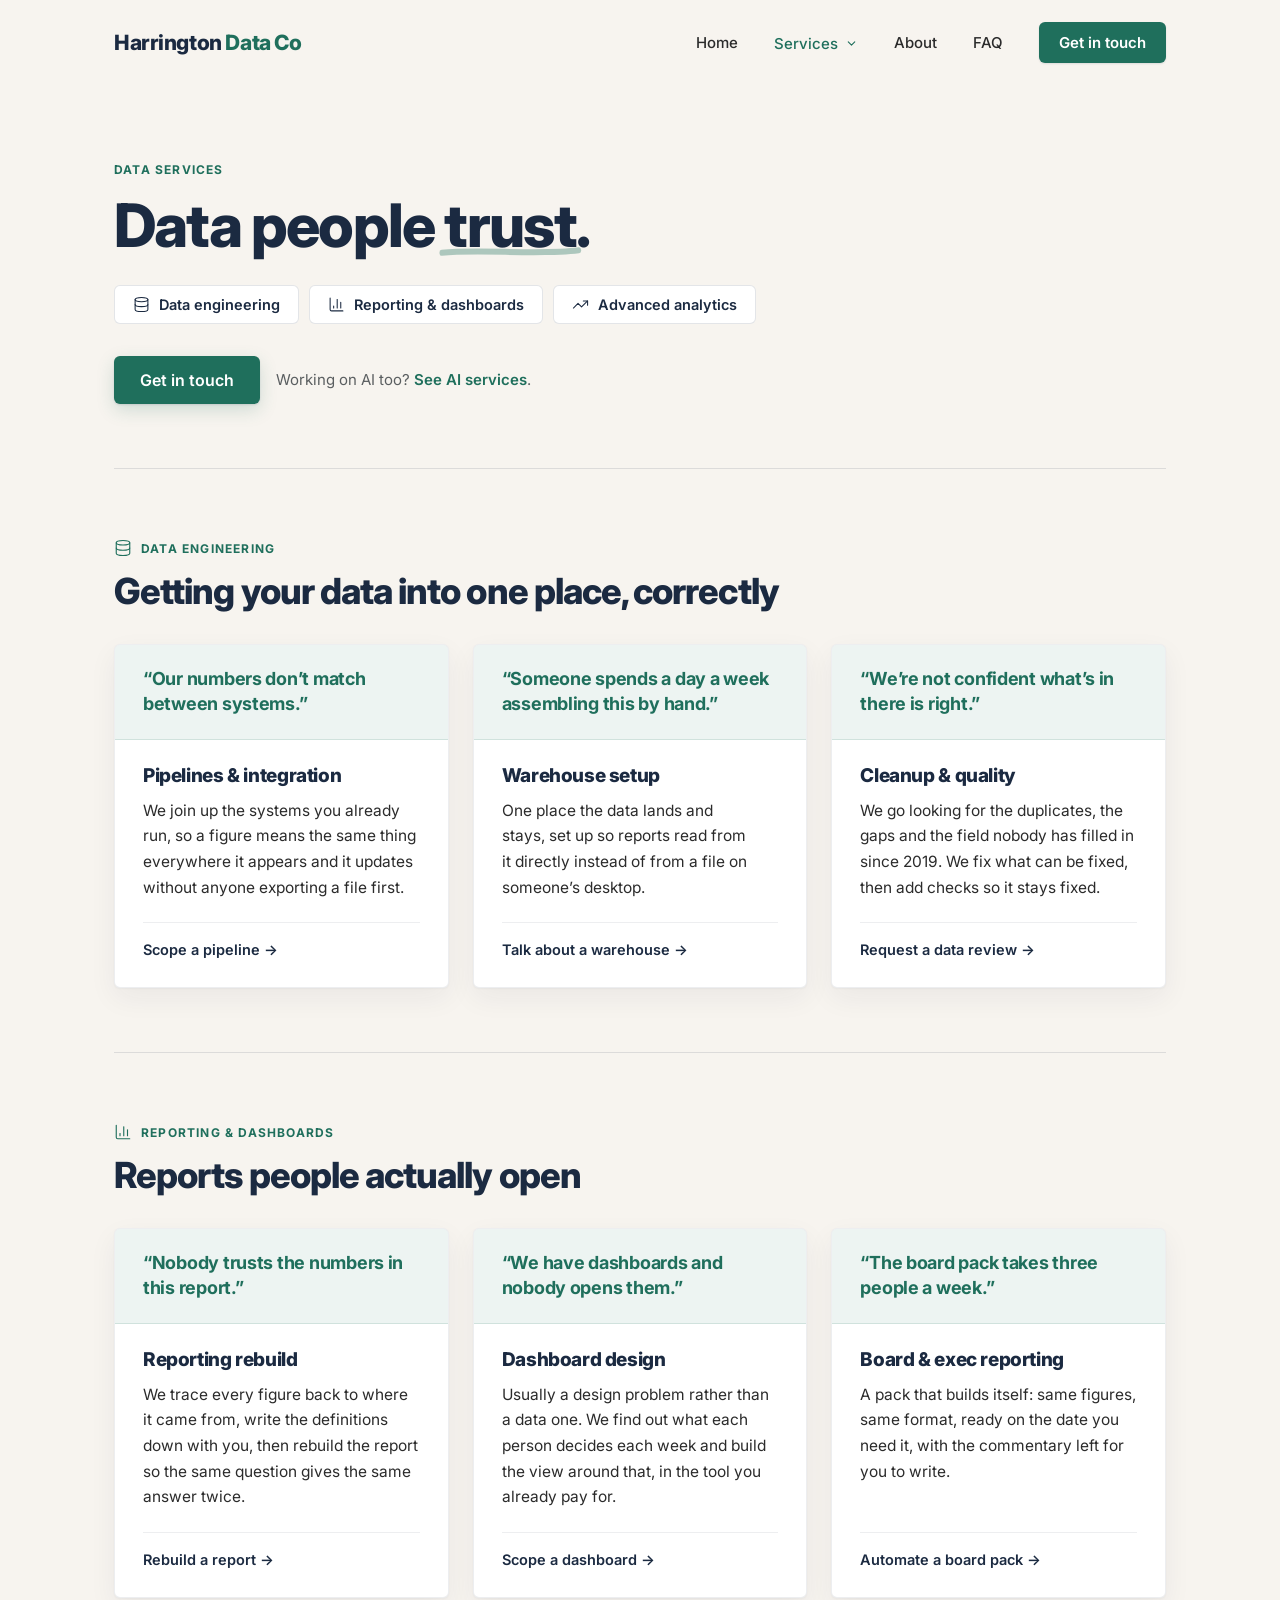
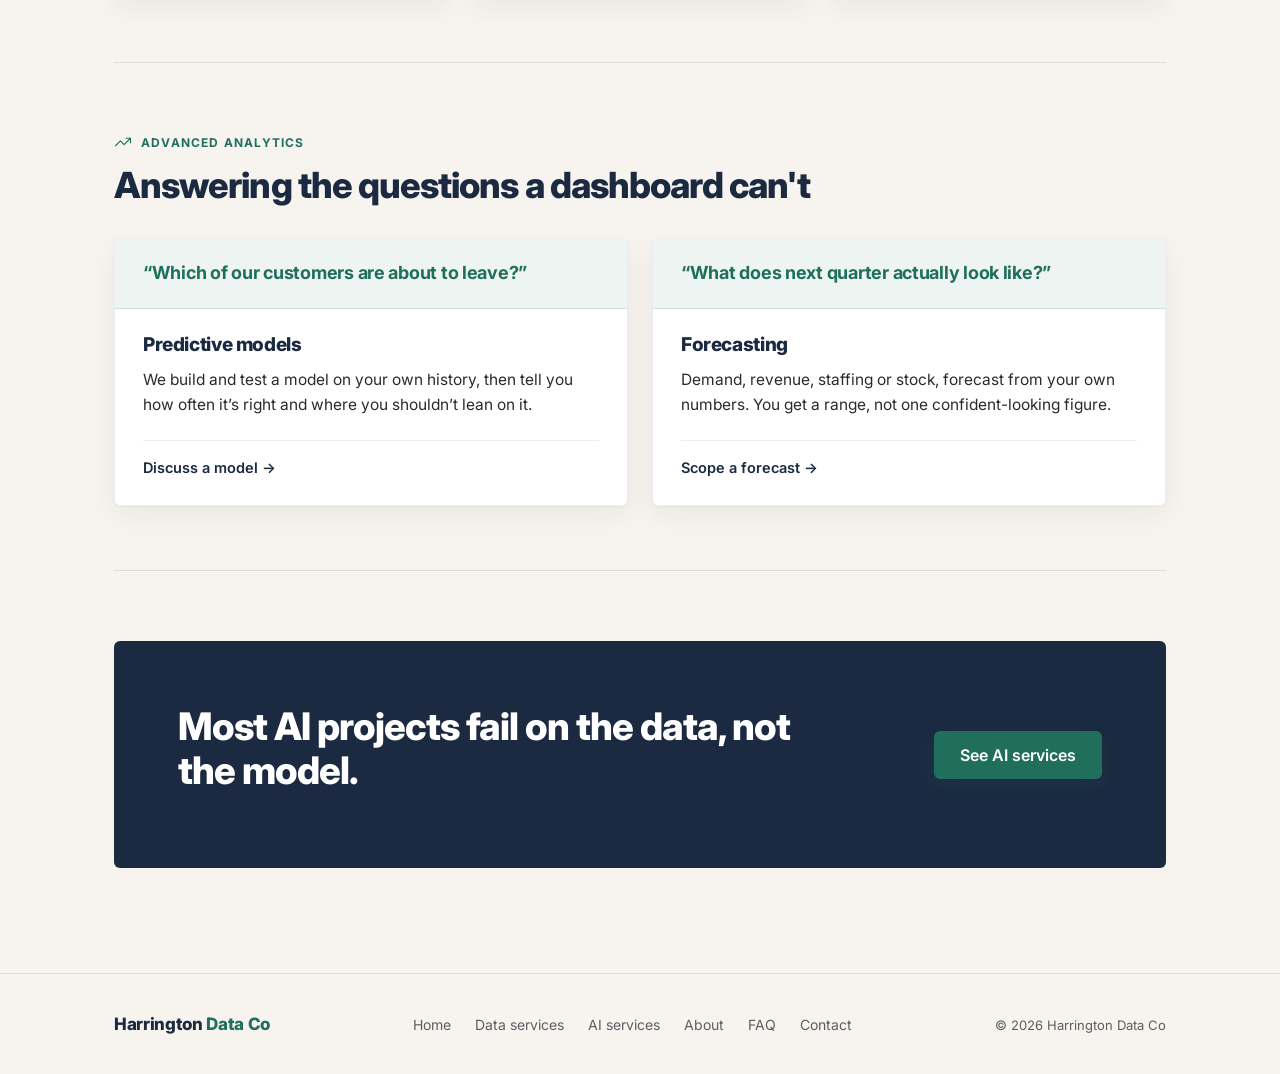
<file: data-services.html>
<!DOCTYPE html>
<html lang="en">
<head>
<!-- Google Tag Manager -->
<script>(function(w,d,s,l,i){w[l]=w[l]||[];w[l].push({'gtm.start':
new Date().getTime(),event:'gtm.js'});var f=d.getElementsByTagName(s)[0],
j=d.createElement(s),dl=l!='dataLayer'?'&l='+l:'';j.async=true;j.src=
'https://www.googletagmanager.com/gtm.js?id='+i+dl;f.parentNode.insertBefore(j,f);
})(window,document,'script','dataLayer','GTM-KHV7MTR5');</script>
<!-- End Google Tag Manager -->
<meta charset="UTF-8">
<meta name="viewport" content="width=device-width, initial-scale=1">
<link rel="icon" href="favicon.ico" sizes="any">
<title>Data services — Harrington Data Co</title>
<meta name="description" content="Data engineering and pipelines, reporting and dashboards, and advanced analytics — the plumbing that reporting and AI both depend on.">
<link rel="preconnect" href="https://fonts.googleapis.com">
<link rel="preconnect" href="https://fonts.gstatic.com" crossorigin>
<link href="https://fonts.googleapis.com/css2?family=Inter:wght@400;500;600;700;800&display=swap" rel="stylesheet">
<link rel="stylesheet" href="assets/css/styles.css">
</head>
<body>
<!-- Google Tag Manager (noscript) -->
<noscript><iframe src="https://www.googletagmanager.com/ns.html?id=GTM-KHV7MTR5"
height="0" width="0" style="display:none;visibility:hidden"></iframe></noscript>
<!-- End Google Tag Manager (noscript) -->

<nav class="site-nav">
  <div class="nav-inner">
  <a href="index.html" class="brand">Harrington <span>Data Co</span></a>
  <button type="button" class="nav-toggle" id="nav-toggle" aria-expanded="false" aria-controls="nav-panel" aria-label="Menu">
    <svg width="22" height="22" viewBox="0 0 24 24" fill="none" stroke="currentColor" stroke-width="2" stroke-linecap="round" stroke-linejoin="round" aria-hidden="true"><line x1="3" y1="6" x2="21" y2="6"></line><line x1="3" y1="12" x2="21" y2="12"></line><line x1="3" y1="18" x2="21" y2="18"></line></svg>
  </button>
  <div class="nav-panel" id="nav-panel">
    <a href="index.html" class="nav-link">Home</a>
    <div class="nav-dropdown">
      <button type="button" class="nav-trigger current" aria-expanded="false" aria-controls="nav-services-menu">
        Services
        <svg width="13" height="13" viewBox="0 0 24 24" fill="none" stroke="currentColor" stroke-width="2" stroke-linecap="round" stroke-linejoin="round" aria-hidden="true"><path d="m6 9 6 6 6-6"></path></svg>
      </button>
      <div id="nav-services-menu" class="nav-menu" hidden>
        <a href="data-services.html" aria-current="page">
          <svg width="18" height="18" viewBox="0 0 24 24" fill="none" stroke="#1F6F5C" stroke-width="1.5" stroke-linecap="round" stroke-linejoin="round" aria-hidden="true"><ellipse cx="12" cy="5" rx="9" ry="3"></ellipse><path d="M3 5V19A9 3 0 0 0 21 19V5"></path><path d="M3 12A9 3 0 0 0 21 12"></path></svg>
          <span>
            <span class="item-title">Data services</span>
            <span class="item-desc">Engineering, reporting, analytics</span>
          </span>
        </a>
        <a href="ai-services.html">
          <svg width="18" height="18" viewBox="0 0 24 24" fill="none" stroke="#1F6F5C" stroke-width="1.5" stroke-linecap="round" stroke-linejoin="round" aria-hidden="true"><path d="M12 8V4H8"></path><rect width="16" height="12" x="4" y="8" rx="2"></rect><path d="M2 14h2"></path><path d="M20 14h2"></path><path d="M15 13v2"></path><path d="M9 13v2"></path></svg>
          <span>
            <span class="item-title">AI services</span>
            <span class="item-desc">Train, strategize, build</span>
          </span>
        </a>
      </div>
    </div>
    <a href="about.html" class="nav-link">About</a>
    <a href="faq.html" class="nav-link">FAQ</a>
    <a href="contact.html" class="nav-cta">Get in touch</a>
  </div>
  </div>
</nav>

<main class="wrap">

  <section class="section-hero-tight">
    <span class="eyebrow" style="margin-bottom:16px;">Data services</span>
    <h1 class="display-md" style="margin:0 0 28px; max-width:22ch;">Data people <span style="position:relative; display:inline-block;"><span style="position:relative; z-index:1;">trust</span><svg class="underline-swipe" viewBox="0 0 200 14" preserveAspectRatio="none" aria-hidden="true" style="position:absolute; left:-4%; bottom:-0.01em; width:108%; height:0.2em; z-index:0;"><path d="M4 8 C54 3 140 11 196 5" fill="none" stroke="rgba(31,111,92,0.34)" stroke-width="7" stroke-linecap="round"></path></svg></span>.</h1>
    <div class="jump-links">
      <a href="#engineering" class="btn-outline-pill">
        <svg width="17" height="17" viewBox="0 0 24 24" fill="none" stroke="currentColor" stroke-width="1.5" stroke-linecap="round" stroke-linejoin="round" aria-hidden="true"><ellipse cx="12" cy="5" rx="9" ry="3"></ellipse><path d="M3 5V19A9 3 0 0 0 21 19V5"></path><path d="M3 12A9 3 0 0 0 21 12"></path></svg>
        Data engineering
      </a>
      <a href="#reporting" class="btn-outline-pill">
        <svg width="17" height="17" viewBox="0 0 24 24" fill="none" stroke="currentColor" stroke-width="1.5" stroke-linecap="round" stroke-linejoin="round" aria-hidden="true"><path d="M3 3v16a2 2 0 0 0 2 2h16"></path><path d="M18 17V9"></path><path d="M13 17V5"></path><path d="M8 17v-3"></path></svg>
        Reporting &amp; dashboards
      </a>
      <a href="#analytics" class="btn-outline-pill">
        <svg width="17" height="17" viewBox="0 0 24 24" fill="none" stroke="currentColor" stroke-width="1.5" stroke-linecap="round" stroke-linejoin="round" aria-hidden="true"><polyline points="22 7 13.5 15.5 8.5 10.5 2 17"></polyline><polyline points="16 7 22 7 22 13"></polyline></svg>
        Advanced analytics
      </a>
    </div>
    <div style="display:flex; gap:16px; flex-wrap:wrap; align-items:center;">
      <a href="contact.html?practice=data" class="btn btn-primary">Get in touch</a>
      <span class="cross-link">Working on AI too? <a href="ai-services.html">See AI services</a>.</span>
    </div>
  </section>

  <section id="engineering" class="section-tight section-divider">
    <span class="eyebrow eyebrow-icon">
      <svg width="18" height="18" viewBox="0 0 24 24" fill="none" stroke="currentColor" stroke-width="1.5" stroke-linecap="round" stroke-linejoin="round" aria-hidden="true"><ellipse cx="12" cy="5" rx="9" ry="3"></ellipse><path d="M3 5V19A9 3 0 0 0 21 19V5"></path><path d="M3 12A9 3 0 0 0 21 12"></path></svg>
      Data engineering
    </span>
    <h2 class="headline-sm" style="margin:0 0 32px;">Getting your data into one place, correctly</h2>
    <div class="grid-3 wide">
      <div class="service-card">
        <div class="question"><p>“Our numbers don’t match between systems.”</p></div>
        <div class="body">
          <h3>Pipelines &amp; integration</h3>
          <p class="desc">We join up the systems you already run, so a figure means the same thing everywhere it appears and it updates without anyone exporting a file first.</p>
          <div class="basis-block">
            <a href="contact.html?practice=data&amp;work=engineering&amp;from=pipelines-integration" class="cta">Scope a pipeline →</a>
          </div>
        </div>
      </div>
      <div class="service-card">
        <div class="question"><p>“Someone spends a day a week assembling this by hand.”</p></div>
        <div class="body">
          <h3>Warehouse setup</h3>
          <p class="desc">One place the data lands and stays, set up so reports read from it directly instead of from a file on someone’s desktop.</p>
          <div class="basis-block">
            <a href="contact.html?practice=data&amp;work=engineering&amp;from=warehouse-setup" class="cta">Talk about a warehouse →</a>
          </div>
        </div>
      </div>
      <div class="service-card">
        <div class="question"><p>“We’re not confident what’s in there is right.”</p></div>
        <div class="body">
          <h3>Cleanup &amp; quality</h3>
          <p class="desc">We go looking for the duplicates, the gaps and the field nobody has filled in since 2019. We fix what can be fixed, then add checks so it stays fixed.</p>
          <div class="basis-block">
            <a href="contact.html?practice=data&amp;work=engineering&amp;from=cleanup-quality" class="cta">Request a data review →</a>
          </div>
        </div>
      </div>
    </div>
  </section>

  <section id="reporting" class="section-tight section-divider">
    <span class="eyebrow eyebrow-icon">
      <svg width="18" height="18" viewBox="0 0 24 24" fill="none" stroke="currentColor" stroke-width="1.5" stroke-linecap="round" stroke-linejoin="round" aria-hidden="true"><path d="M3 3v16a2 2 0 0 0 2 2h16"></path><path d="M18 17V9"></path><path d="M13 17V5"></path><path d="M8 17v-3"></path></svg>
      Reporting &amp; dashboards
    </span>
    <h2 class="headline-sm" style="margin:0 0 32px;">Reports people actually open</h2>
    <div class="grid-3 wide">
      <div class="service-card">
        <div class="question"><p>“Nobody trusts the numbers in this report.”</p></div>
        <div class="body">
          <h3>Reporting rebuild</h3>
          <p class="desc">We trace every figure back to where it came from, write the definitions down with you, then rebuild the report so the same question gives the same answer twice.</p>
          <div class="basis-block">
            <a href="contact.html?practice=data&amp;work=reporting&amp;from=reporting-rebuild" class="cta">Rebuild a report →</a>
          </div>
        </div>
      </div>
      <div class="service-card">
        <div class="question"><p>“We have dashboards and nobody opens them.”</p></div>
        <div class="body">
          <h3>Dashboard design</h3>
          <p class="desc">Usually a design problem rather than a data one. We find out what each person decides each week and build the view around that, in the tool you already pay for.</p>
          <div class="basis-block">
            <a href="contact.html?practice=data&amp;work=reporting&amp;from=dashboard-design" class="cta">Scope a dashboard →</a>
          </div>
        </div>
      </div>
      <div class="service-card">
        <div class="question"><p>“The board pack takes three people a week.”</p></div>
        <div class="body">
          <h3>Board &amp; exec reporting</h3>
          <p class="desc">A pack that builds itself: same figures, same format, ready on the date you need it, with the commentary left for you to write.</p>
          <div class="basis-block">
            <a href="contact.html?practice=data&amp;work=reporting&amp;from=board-reporting" class="cta">Automate a board pack →</a>
          </div>
        </div>
      </div>
    </div>
  </section>

  <section id="analytics" class="section-tight section-divider">
    <span class="eyebrow eyebrow-icon">
      <svg width="18" height="18" viewBox="0 0 24 24" fill="none" stroke="currentColor" stroke-width="1.5" stroke-linecap="round" stroke-linejoin="round" aria-hidden="true"><polyline points="22 7 13.5 15.5 8.5 10.5 2 17"></polyline><polyline points="16 7 22 7 22 13"></polyline></svg>
      Advanced analytics
    </span>
    <h2 class="headline-sm" style="margin:0 0 32px;">Answering the questions a dashboard can't</h2>
    <div class="grid-3 wide">
      <div class="service-card">
        <div class="question"><p>“Which of our customers are about to leave?”</p></div>
        <div class="body">
          <h3>Predictive models</h3>
          <p class="desc">We build and test a model on your own history, then tell you how often it’s right and where you shouldn’t lean on it.</p>
          <div class="basis-block">
            <a href="contact.html?practice=data&amp;work=analytics&amp;from=predictive-models" class="cta">Discuss a model →</a>
          </div>
        </div>
      </div>
      <div class="service-card">
        <div class="question"><p>“What does next quarter actually look like?”</p></div>
        <div class="body">
          <h3>Forecasting</h3>
          <p class="desc">Demand, revenue, staffing or stock, forecast from your own numbers. You get a range, not one confident-looking figure.</p>
          <div class="basis-block">
            <a href="contact.html?practice=data&amp;work=analytics&amp;from=forecasting" class="cta">Scope a forecast →</a>
          </div>
        </div>
      </div>
    </div>
  </section>

  <section class="section-cta section-divider">
    <div class="cta-banner">
      <div>
        <h2>Most AI projects fail on the data, not the model.</h2>
      </div>
      <a href="ai-services.html" class="btn btn-primary" style="white-space:nowrap;">See AI services</a>
    </div>
  </section>

</main>

<footer class="site-footer">
  <div class="wrap">
    <span class="brand">Harrington <span>Data Co</span></span>
    <span class="links">
      <a href="index.html">Home</a>
      <a href="data-services.html">Data services</a>
      <a href="ai-services.html">AI services</a>
      <a href="about.html">About</a>
      <a href="faq.html">FAQ</a>
      <a href="contact.html">Contact</a>
    </span>
    <span class="copyright">© 2026 Harrington Data Co</span>
  </div>
</footer>

<script src="assets/js/nav.js"></script>
<script type="text/javascript" id="hs-script-loader" async defer src="//js.hs-scripts.com/247125978.js"></script>
</body>
</html>
</file>
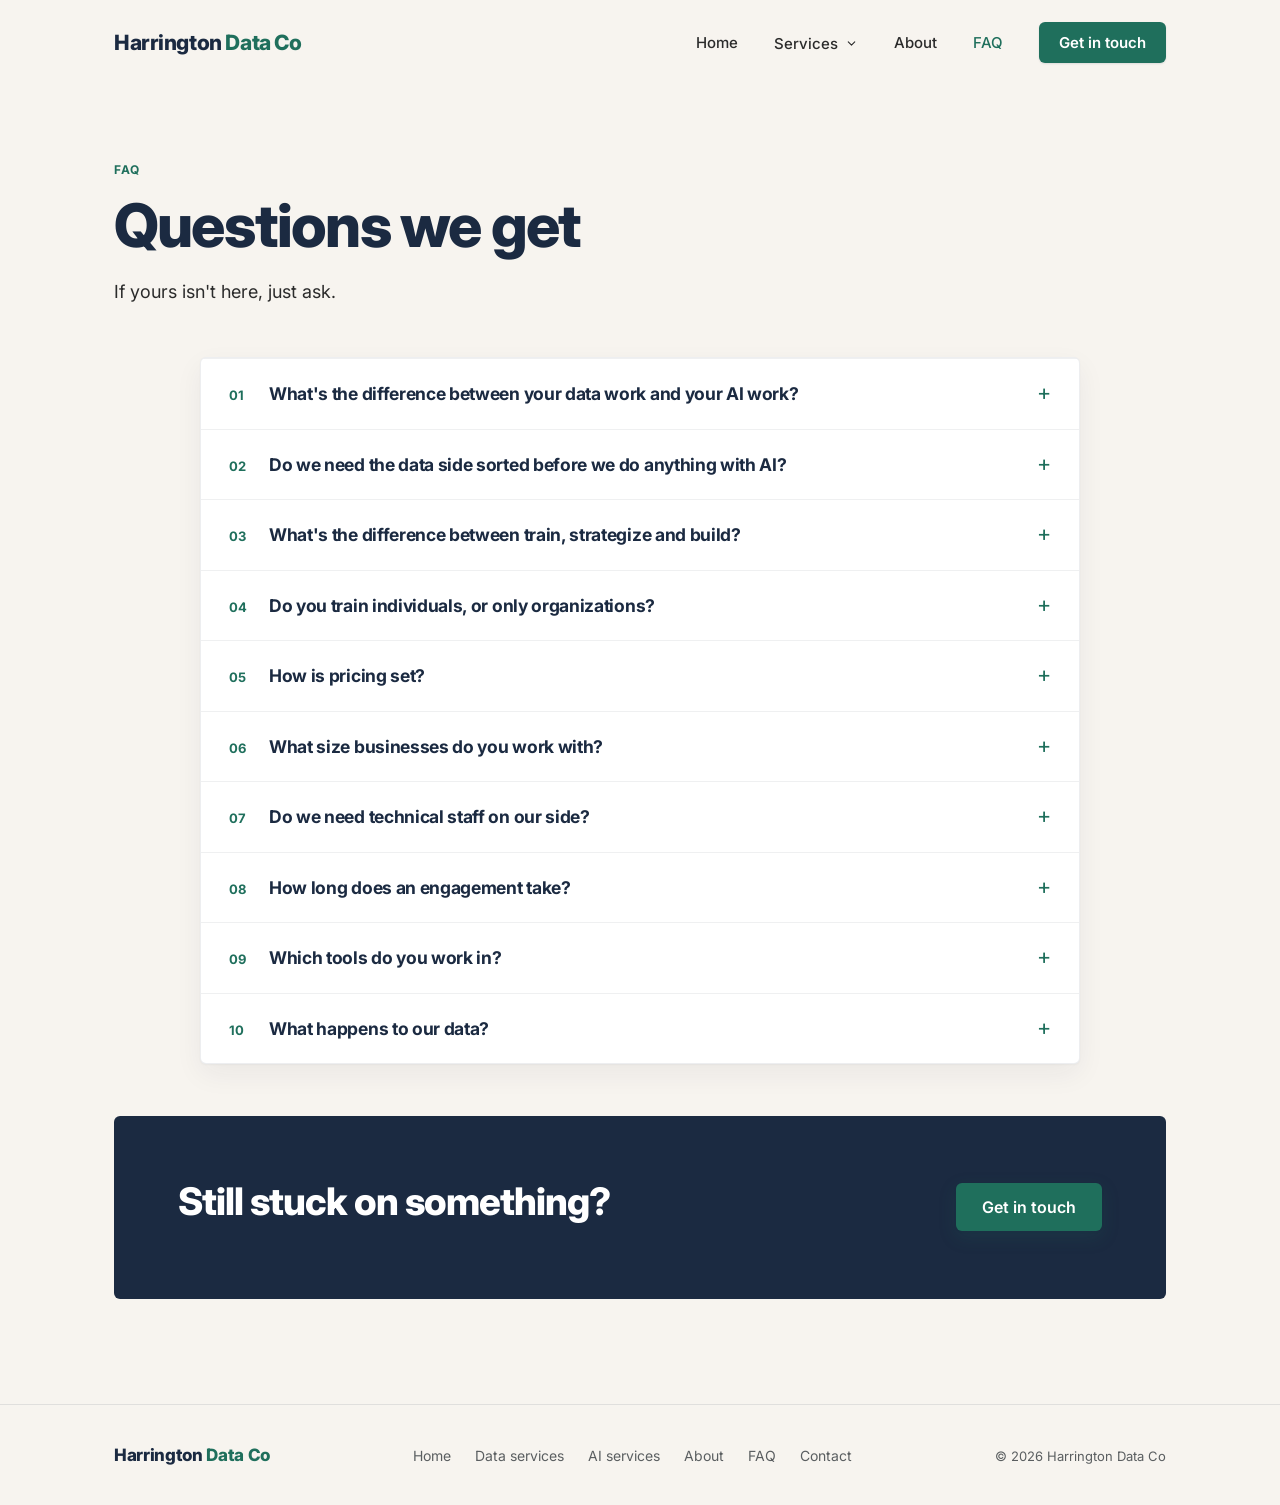
<file: faq.html>
<!DOCTYPE html>
<html lang="en">
<head>
<!-- Google Tag Manager -->
<script>(function(w,d,s,l,i){w[l]=w[l]||[];w[l].push({'gtm.start':
new Date().getTime(),event:'gtm.js'});var f=d.getElementsByTagName(s)[0],
j=d.createElement(s),dl=l!='dataLayer'?'&l='+l:'';j.async=true;j.src=
'https://www.googletagmanager.com/gtm.js?id='+i+dl;f.parentNode.insertBefore(j,f);
})(window,document,'script','dataLayer','GTM-KHV7MTR5');</script>
<!-- End Google Tag Manager -->
<meta charset="UTF-8">
<meta name="viewport" content="width=device-width, initial-scale=1">
<link rel="icon" href="favicon.ico" sizes="any">
<title>FAQ — Harrington Data Co</title>
<meta name="description" content="Questions we get about data engineering, reporting and analytics, and about training, strategy and build engagements on the AI side.">
<link rel="preconnect" href="https://fonts.googleapis.com">
<link rel="preconnect" href="https://fonts.gstatic.com" crossorigin>
<link href="https://fonts.googleapis.com/css2?family=Inter:wght@400;500;600;700;800&display=swap" rel="stylesheet">
<link rel="stylesheet" href="assets/css/styles.css">
</head>
<body>
<!-- Google Tag Manager (noscript) -->
<noscript><iframe src="https://www.googletagmanager.com/ns.html?id=GTM-KHV7MTR5"
height="0" width="0" style="display:none;visibility:hidden"></iframe></noscript>
<!-- End Google Tag Manager (noscript) -->

<nav class="site-nav">
  <div class="nav-inner">
  <a href="index.html" class="brand">Harrington <span>Data Co</span></a>
  <button type="button" class="nav-toggle" id="nav-toggle" aria-expanded="false" aria-controls="nav-panel" aria-label="Menu">
    <svg width="22" height="22" viewBox="0 0 24 24" fill="none" stroke="currentColor" stroke-width="2" stroke-linecap="round" stroke-linejoin="round" aria-hidden="true"><line x1="3" y1="6" x2="21" y2="6"></line><line x1="3" y1="12" x2="21" y2="12"></line><line x1="3" y1="18" x2="21" y2="18"></line></svg>
  </button>
  <div class="nav-panel" id="nav-panel">
    <a href="index.html" class="nav-link">Home</a>
    <div class="nav-dropdown">
      <button type="button" class="nav-trigger" aria-expanded="false" aria-controls="nav-services-menu">
        Services
        <svg width="13" height="13" viewBox="0 0 24 24" fill="none" stroke="currentColor" stroke-width="2" stroke-linecap="round" stroke-linejoin="round" aria-hidden="true"><path d="m6 9 6 6 6-6"></path></svg>
      </button>
      <div id="nav-services-menu" class="nav-menu" hidden>
        <a href="data-services.html">
          <svg width="18" height="18" viewBox="0 0 24 24" fill="none" stroke="#1F6F5C" stroke-width="1.5" stroke-linecap="round" stroke-linejoin="round" aria-hidden="true"><ellipse cx="12" cy="5" rx="9" ry="3"></ellipse><path d="M3 5V19A9 3 0 0 0 21 19V5"></path><path d="M3 12A9 3 0 0 0 21 12"></path></svg>
          <span>
            <span class="item-title">Data services</span>
            <span class="item-desc">Engineering, reporting, analytics</span>
          </span>
        </a>
        <a href="ai-services.html">
          <svg width="18" height="18" viewBox="0 0 24 24" fill="none" stroke="#1F6F5C" stroke-width="1.5" stroke-linecap="round" stroke-linejoin="round" aria-hidden="true"><path d="M12 8V4H8"></path><rect width="16" height="12" x="4" y="8" rx="2"></rect><path d="M2 14h2"></path><path d="M20 14h2"></path><path d="M15 13v2"></path><path d="M9 13v2"></path></svg>
          <span>
            <span class="item-title">AI services</span>
            <span class="item-desc">Train, strategize, build</span>
          </span>
        </a>
      </div>
    </div>
    <a href="about.html" class="nav-link">About</a>
    <a href="faq.html" class="nav-link current">FAQ</a>
    <a href="contact.html" class="nav-cta">Get in touch</a>
  </div>
  </div>
</nav>

<main class="wrap">

  <section class="section-hero-narrow">
    <span class="eyebrow" style="margin-bottom:16px;">FAQ</span>
    <h1 class="display-md" style="margin:0 0 20px;">Questions we get</h1>
    <p class="lede" style="max-width:56ch;">If yours isn't here, just ask.</p>
  </section>

<div style="max-width:var(--container-narrow); margin:0 auto;">

  <section class="section-loose">
    <div class="faq-box">
      <details>
        <summary><span class="num">01</span><span class="q">What's the difference between your data work and your AI work?</span><span class="mark">+</span></summary>
        <div class="answer"><p>Data work is the reporting and analysis side: getting your systems talking to each other, building reports people trust, answering the questions a dashboard can't. AI work is about the tools your team uses every day: training people on them, working out what's worth doing, and building agents and knowledge bases. Same team either way, and the first conversation is the same. Plenty of clients only ever need one side.</p></div>
      </details>
      <details>
        <summary><span class="num">02</span><span class="q">Do we need the data side sorted before we do anything with AI?</span><span class="mark">+</span></summary>
        <div class="answer"><p>Not always. Training your team on tools they already have does not depend on it. But anything that reads from your own systems — an agent, a knowledge base, a model — is only as good as what it reads. If we think the data needs fixing first, we'll tell you as soon as possible and plan accordingly.</p></div>
      </details>
      <details>
        <summary><span class="num">03</span><span class="q">What's the difference between train, strategize and build?</span><span class="mark">+</span></summary>
        <div class="answer"><p>These are the three ways we work on the AI side. Training is about your people: workshops and coaching so your team gets real work out of Claude, ChatGPT, Copilot or Gemini. Strategy is about the decision: an audit of where the hours go and time with whoever makes the call. Building is about your systems: agents that take on a step of the work, and knowledge bases your team can ask. You can start from any of those places depending upon where your organization is in its AI journey.</p></div>
      </details>
      <details>
        <summary><span class="num">04</span><span class="q">Do you train individuals, or only organizations?</span><span class="mark">+</span></summary>
        <div class="answer"><p>For now we book workshops and coaching by team, not by seat. If you're on your own and after training, write anyway and we can figure out the right fit for you.</p></div>
      </details>
      <details>
        <summary><span class="num">05</span><span class="q">How is pricing set?</span><span class="mark">+</span></summary>
        <div class="answer"><p>Pricing is based upon the scale of the scope: how many sources we connect, how many reports we build, how big the group is, how many systems a build has to touch. Your scope will give you a clear picture of the variables that drive price.</p></div>
      </details>
      <details>
        <summary><span class="num">06</span><span class="q">What size businesses do you work with?</span><span class="mark">+</span></summary>
        <div class="answer"><p>Small and midsize: a handful of people up to a few hundred. Every engagement gets scoped to fit. We don't have one template.</p></div>
      </details>
      <details>
        <summary><span class="num">07</span><span class="q">Do we need technical staff on our side?</span><span class="mark">+</span></summary>
        <div class="answer"><p>No, but we're always excited to work with whatever technical team you have in place. Workshops assume no technical background, and anything we build is set up so your own team can run it day to day without an engineer on staff.</p></div>
      </details>
      <details>
        <summary><span class="num">08</span><span class="q">How long does an engagement take?</span><span class="mark">+</span></summary>
        <div class="answer"><p>A workshop is a day or two. Audits and assessments are typically a few weeks. Implementations are typically a few months. Everything is right-sized for your organization, though, so the exact timing will vary to meet your actual project needs.</p></div>
      </details>
      <details>
        <summary><span class="num">09</span><span class="q">Which tools do you work in?</span><span class="mark">+</span></summary>
        <div class="answer"><p>We're tool agnostic. We pick the right tool for the job - based upon capability for the problem at hand and your team's particular needs.</p></div>
      </details>
      <details>
        <summary><span class="num">10</span><span class="q">What happens to our data?</span><span class="mark">+</span></summary>
        <div class="answer"><p>We work in your own accounts and tenancies wherever we can, and we document exactly what any system touches. Nothing leaves your systems without you knowing where it went and why.</p></div>
      </details>
    </div>
  </section>

</div>

  <section class="section-cta">
    <div class="cta-banner">
      <div>
        <h2>Still stuck on something?</h2>
      </div>
      <a href="contact.html" class="btn btn-primary" style="white-space:nowrap;">Get in touch</a>
    </div>
  </section>

</main>

<footer class="site-footer">
  <div class="wrap">
    <span class="brand">Harrington <span>Data Co</span></span>
    <span class="links">
      <a href="index.html">Home</a>
      <a href="data-services.html">Data services</a>
      <a href="ai-services.html">AI services</a>
      <a href="about.html">About</a>
      <a href="faq.html">FAQ</a>
      <a href="contact.html">Contact</a>
    </span>
    <span class="copyright">© 2026 Harrington Data Co</span>
  </div>
</footer>

<script src="assets/js/nav.js"></script>
<script type="text/javascript" id="hs-script-loader" async defer src="//js.hs-scripts.com/247125978.js"></script>
</body>
</html>
</file>
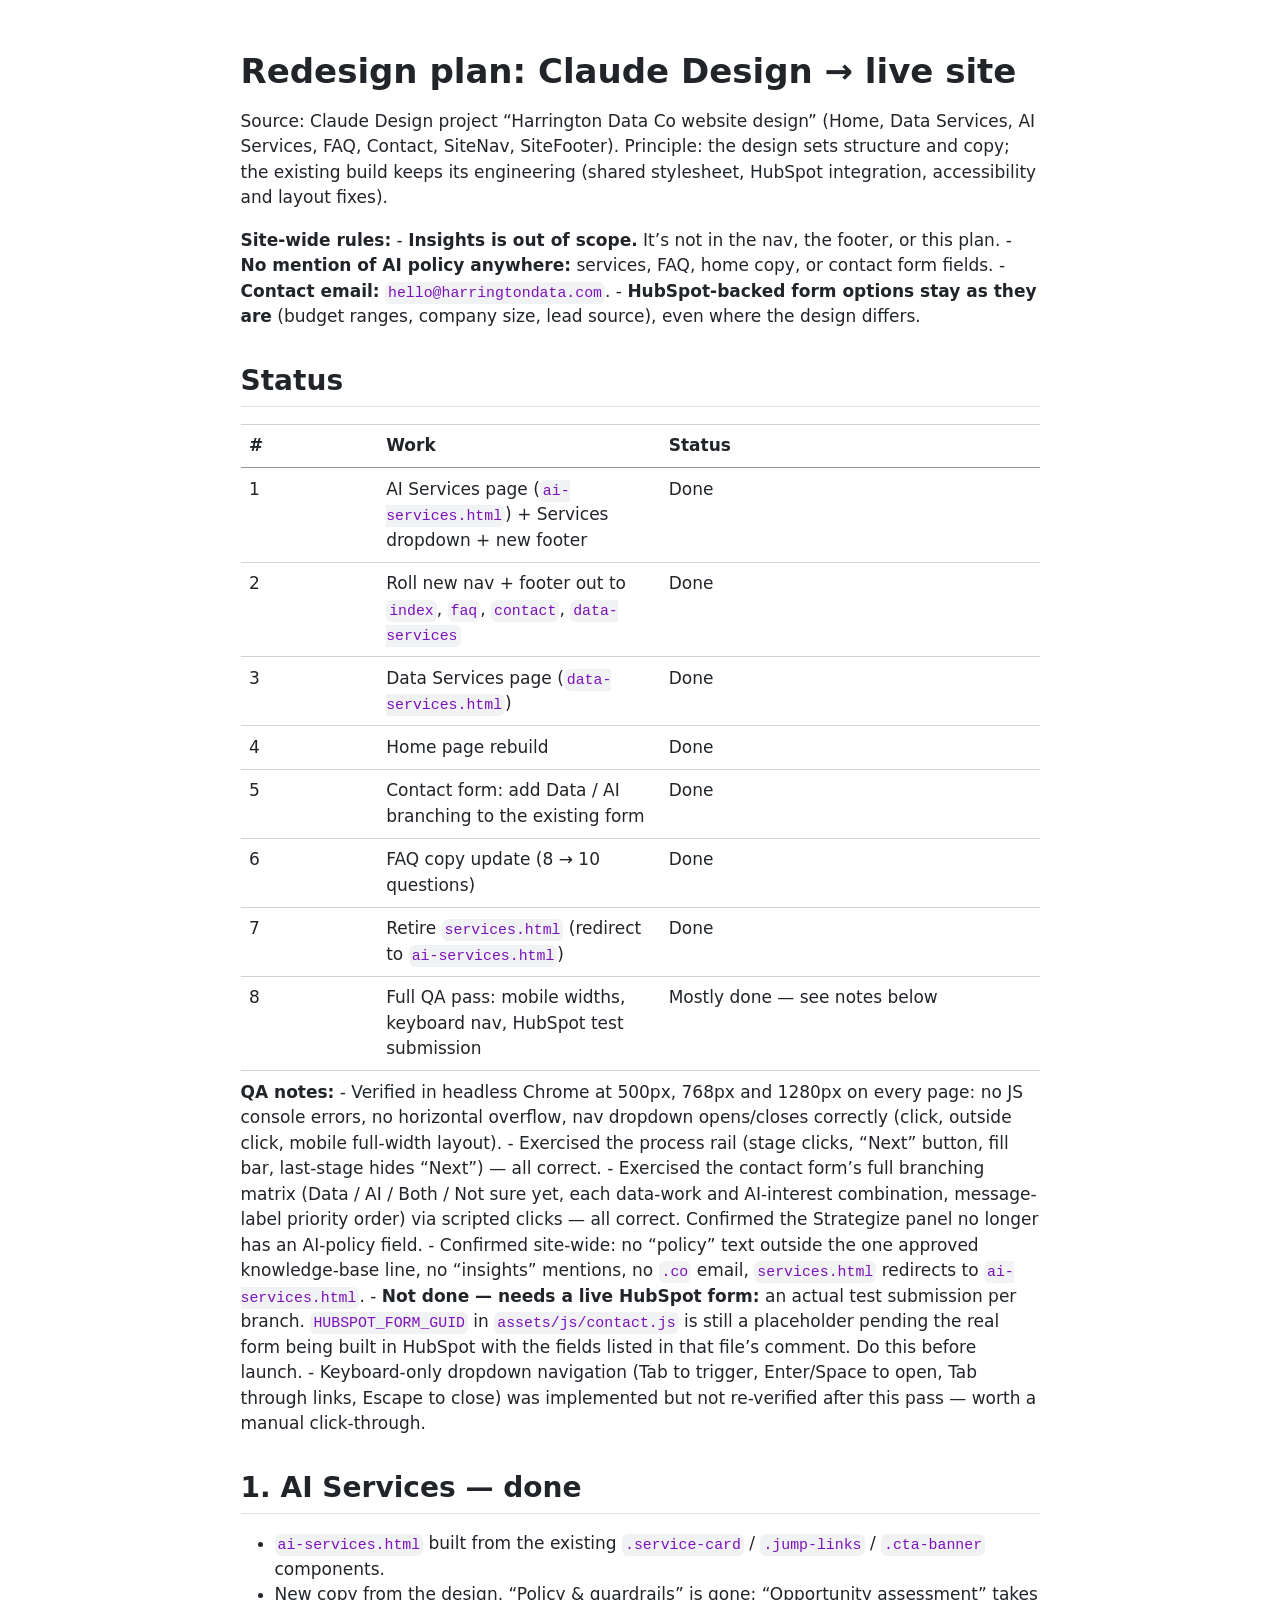
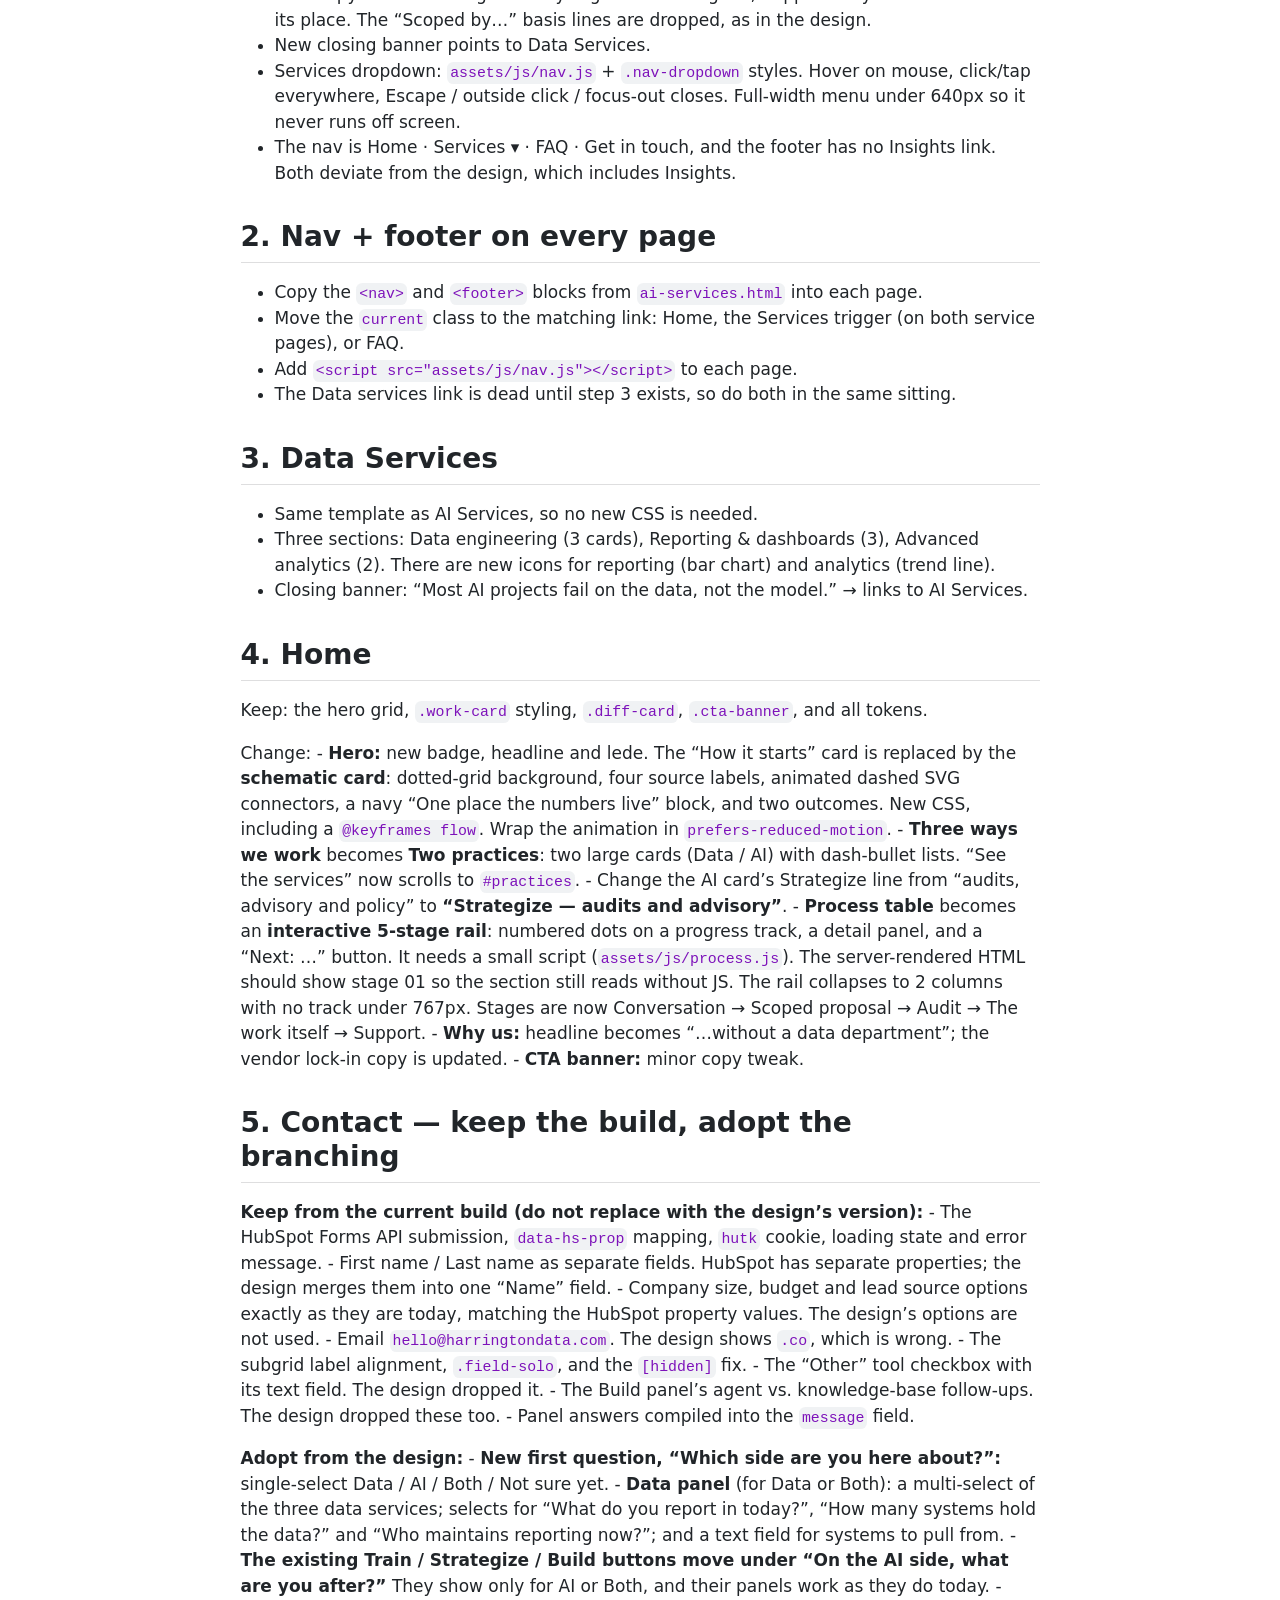
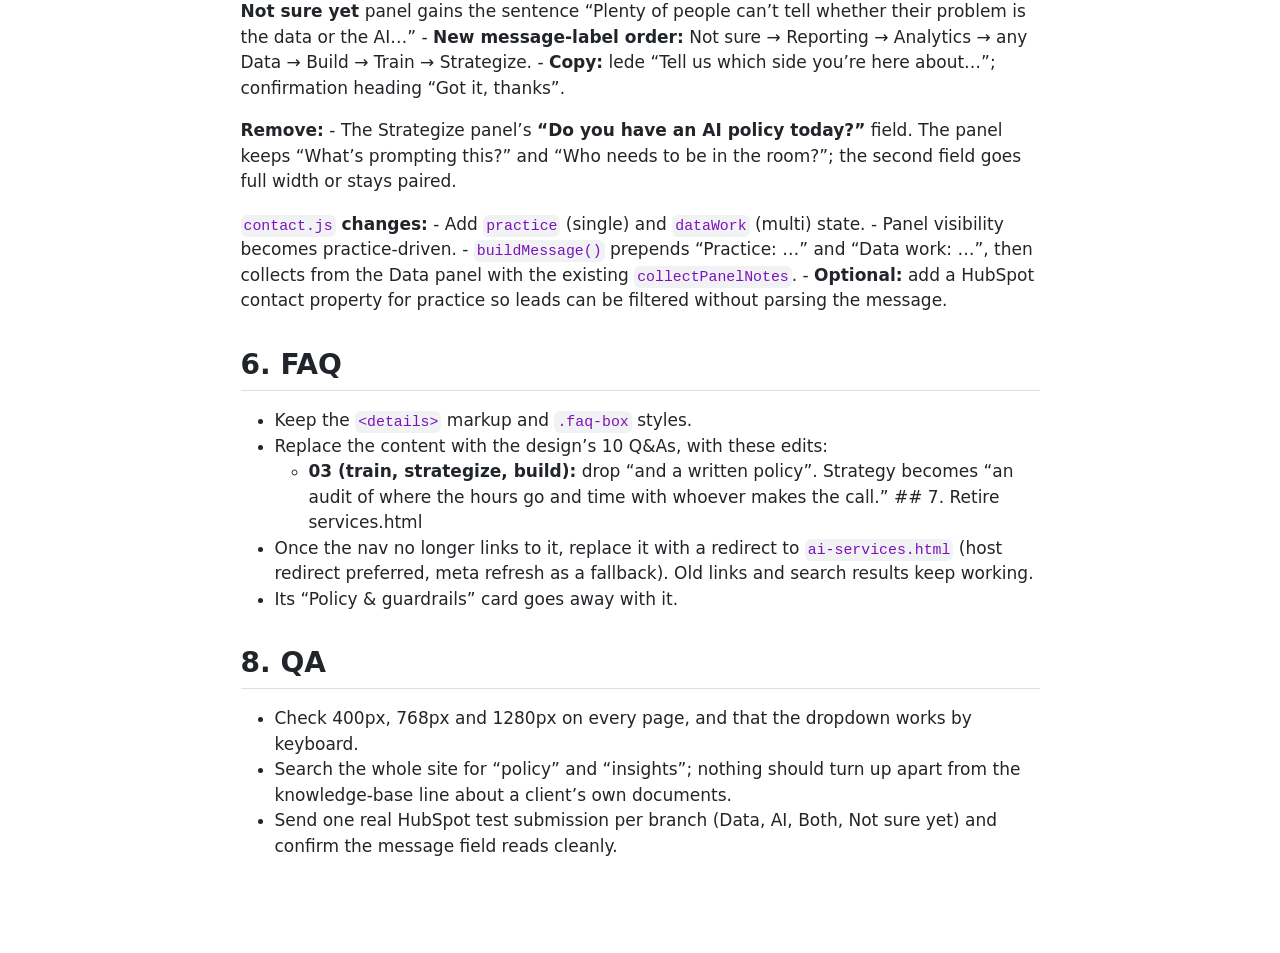
<file: redesign-plan.html>
<!DOCTYPE html>
<html xmlns="http://www.w3.org/1999/xhtml" lang="en" xml:lang="en"><head>

<meta charset="utf-8">
<meta name="generator" content="quarto-1.10.18">

<meta name="viewport" content="width=device-width, initial-scale=1.0, user-scalable=yes">


<title>redesign-plan</title>
<style>
/* Default styles provided by pandoc.
** See https://pandoc.org/MANUAL.html#variables-for-html for config info.
*/
span.smallcaps{font-variant: small-caps;}
div.columns{display: flex; gap: 1.5em;}
div.column{flex: auto;}
@media screen {
div.columns{gap: min(4vw, 1.5em);}
div.column{overflow-x: auto;}
}
div.hanging-indent{margin-left: 1.5em; text-indent: -1.5em;}
ul.task-list{list-style: none;}
ul.task-list li input[type="checkbox"] {
  width: 0.8em;
  margin: 0 0.8em 0.2em -1em; /* quarto-specific, see https://github.com/quarto-dev/quarto-cli/issues/4556 */ 
  vertical-align: middle;
}
</style>


<script src="redesign-plan_files/libs/clipboard/clipboard.min.js"></script>
<script src="redesign-plan_files/libs/quarto-html/quarto.js" type="module"></script>
<script src="redesign-plan_files/libs/quarto-html/tabsets/tabsets.js" type="module"></script>
<script src="redesign-plan_files/libs/quarto-html/popper.min.js"></script>
<script src="redesign-plan_files/libs/quarto-html/tippy.umd.min.js"></script>
<script src="redesign-plan_files/libs/quarto-html/anchor.min.js"></script>
<link href="redesign-plan_files/libs/quarto-html/tippy.css" rel="stylesheet">
<link href="redesign-plan_files/libs/quarto-html/quarto-syntax-highlighting-64a204ab8560d761af7679ceaba22944.css" rel="stylesheet" id="quarto-text-highlighting-styles">
<script src="redesign-plan_files/libs/bootstrap/bootstrap.min.js"></script>
<link href="redesign-plan_files/libs/bootstrap/bootstrap-icons.css" rel="stylesheet">
<link href="redesign-plan_files/libs/bootstrap/bootstrap-215b371544c282197b31c8aa00ce3677.min.css" rel="stylesheet" append-hash="true" id="quarto-bootstrap" data-mode="light">


</head>

<body class="fullcontent quarto-light">

<div id="quarto-content" class="page-columns page-rows-contents page-layout-article">

<main class="content" id="quarto-document-content">




<section id="redesign-plan-claude-design-live-site" class="level1">
<h1>Redesign plan: Claude Design → live site</h1>
<p>Source: Claude Design project “Harrington Data Co website design” (Home, Data Services, AI Services, FAQ, Contact, SiteNav, SiteFooter). Principle: the design sets structure and copy; the existing build keeps its engineering (shared stylesheet, HubSpot integration, accessibility and layout fixes).</p>
<p><strong>Site-wide rules:</strong> - <strong>Insights is out of scope.</strong> It’s not in the nav, the footer, or this plan. - <strong>No mention of AI policy anywhere:</strong> services, FAQ, home copy, or contact form fields. - <strong>Contact email:</strong> <code>hello@harringtondata.com</code>. - <strong>HubSpot-backed form options stay as they are</strong> (budget ranges, company size, lead source), even where the design differs.</p>
<section id="status" class="level2">
<h2 class="anchored" data-anchor-id="status">Status</h2>
<table class="caption-top table">
<colgroup>
<col style="width: 17%">
<col style="width: 35%">
<col style="width: 47%">
</colgroup>
<thead>
<tr class="header">
<th>#</th>
<th>Work</th>
<th>Status</th>
</tr>
</thead>
<tbody>
<tr class="odd">
<td>1</td>
<td>AI Services page (<code>ai-services.html</code>) + Services dropdown + new footer</td>
<td>Done</td>
</tr>
<tr class="even">
<td>2</td>
<td>Roll new nav + footer out to <code>index</code>, <code>faq</code>, <code>contact</code>, <code>data-services</code></td>
<td>Done</td>
</tr>
<tr class="odd">
<td>3</td>
<td>Data Services page (<code>data-services.html</code>)</td>
<td>Done</td>
</tr>
<tr class="even">
<td>4</td>
<td>Home page rebuild</td>
<td>Done</td>
</tr>
<tr class="odd">
<td>5</td>
<td>Contact form: add Data / AI branching to the existing form</td>
<td>Done</td>
</tr>
<tr class="even">
<td>6</td>
<td>FAQ copy update (8 → 10 questions)</td>
<td>Done</td>
</tr>
<tr class="odd">
<td>7</td>
<td>Retire <code>services.html</code> (redirect to <code>ai-services.html</code>)</td>
<td>Done</td>
</tr>
<tr class="even">
<td>8</td>
<td>Full QA pass: mobile widths, keyboard nav, HubSpot test submission</td>
<td>Mostly done — see notes below</td>
</tr>
</tbody>
</table>
<p><strong>QA notes:</strong> - Verified in headless Chrome at 500px, 768px and 1280px on every page: no JS console errors, no horizontal overflow, nav dropdown opens/closes correctly (click, outside click, mobile full-width layout). - Exercised the process rail (stage clicks, “Next” button, fill bar, last-stage hides “Next”) — all correct. - Exercised the contact form’s full branching matrix (Data / AI / Both / Not sure yet, each data-work and AI-interest combination, message-label priority order) via scripted clicks — all correct. Confirmed the Strategize panel no longer has an AI-policy field. - Confirmed site-wide: no “policy” text outside the one approved knowledge-base line, no “insights” mentions, no <code>.co</code> email, <code>services.html</code> redirects to <code>ai-services.html</code>. - <strong>Not done — needs a live HubSpot form:</strong> an actual test submission per branch. <code>HUBSPOT_FORM_GUID</code> in <code>assets/js/contact.js</code> is still a placeholder pending the real form being built in HubSpot with the fields listed in that file’s comment. Do this before launch. - Keyboard-only dropdown navigation (Tab to trigger, Enter/Space to open, Tab through links, Escape to close) was implemented but not re-verified after this pass — worth a manual click-through.</p>
</section>
<section id="ai-services-done" class="level2">
<h2 class="anchored" data-anchor-id="ai-services-done">1. AI Services — done</h2>
<ul>
<li><code>ai-services.html</code> built from the existing <code>.service-card</code> / <code>.jump-links</code> / <code>.cta-banner</code> components.</li>
<li>New copy from the design. “Policy &amp; guardrails” is gone; “Opportunity assessment” takes its place. The “Scoped by…” basis lines are dropped, as in the design.</li>
<li>New closing banner points to Data Services.</li>
<li>Services dropdown: <code>assets/js/nav.js</code> + <code>.nav-dropdown</code> styles. Hover on mouse, click/tap everywhere, Escape / outside click / focus-out closes. Full-width menu under 640px so it never runs off screen.</li>
<li>The nav is Home · Services ▾ · FAQ · Get in touch, and the footer has no Insights link. Both deviate from the design, which includes Insights.</li>
</ul>
</section>
<section id="nav-footer-on-every-page" class="level2">
<h2 class="anchored" data-anchor-id="nav-footer-on-every-page">2. Nav + footer on every page</h2>
<ul>
<li>Copy the <code>&lt;nav&gt;</code> and <code>&lt;footer&gt;</code> blocks from <code>ai-services.html</code> into each page.</li>
<li>Move the <code>current</code> class to the matching link: Home, the Services trigger (on both service pages), or FAQ.</li>
<li>Add <code>&lt;script src="assets/js/nav.js"&gt;&lt;/script&gt;</code> to each page.</li>
<li>The Data services link is dead until step 3 exists, so do both in the same sitting.</li>
</ul>
</section>
<section id="data-services" class="level2">
<h2 class="anchored" data-anchor-id="data-services">3. Data Services</h2>
<ul>
<li>Same template as AI Services, so no new CSS is needed.</li>
<li>Three sections: Data engineering (3 cards), Reporting &amp; dashboards (3), Advanced analytics (2). There are new icons for reporting (bar chart) and analytics (trend line).</li>
<li>Closing banner: “Most AI projects fail on the data, not the model.” → links to AI Services.</li>
</ul>
</section>
<section id="home" class="level2">
<h2 class="anchored" data-anchor-id="home">4. Home</h2>
<p>Keep: the hero grid, <code>.work-card</code> styling, <code>.diff-card</code>, <code>.cta-banner</code>, and all tokens.</p>
<p>Change: - <strong>Hero:</strong> new badge, headline and lede. The “How it starts” card is replaced by the <strong>schematic card</strong>: dotted-grid background, four source labels, animated dashed SVG connectors, a navy “One place the numbers live” block, and two outcomes. New CSS, including a <code>@keyframes flow</code>. Wrap the animation in <code>prefers-reduced-motion</code>. - <strong>Three ways we work</strong> becomes <strong>Two practices</strong>: two large cards (Data / AI) with dash-bullet lists. “See the services” now scrolls to <code>#practices</code>. - Change the AI card’s Strategize line from “audits, advisory and policy” to <strong>“Strategize — audits and advisory”</strong>. - <strong>Process table</strong> becomes an <strong>interactive 5-stage rail</strong>: numbered dots on a progress track, a detail panel, and a “Next: …” button. It needs a small script (<code>assets/js/process.js</code>). The server-rendered HTML should show stage 01 so the section still reads without JS. The rail collapses to 2 columns with no track under 767px. Stages are now Conversation → Scoped proposal → Audit → The work itself → Support. - <strong>Why us:</strong> headline becomes “…without a data department”; the vendor lock-in copy is updated. - <strong>CTA banner:</strong> minor copy tweak.</p>
</section>
<section id="contact-keep-the-build-adopt-the-branching" class="level2">
<h2 class="anchored" data-anchor-id="contact-keep-the-build-adopt-the-branching">5. Contact — keep the build, adopt the branching</h2>
<p><strong>Keep from the current build (do not replace with the design’s version):</strong> - The HubSpot Forms API submission, <code>data-hs-prop</code> mapping, <code>hutk</code> cookie, loading state and error message. - First name / Last name as separate fields. HubSpot has separate properties; the design merges them into one “Name” field. - Company size, budget and lead source options exactly as they are today, matching the HubSpot property values. The design’s options are not used. - Email <code>hello@harringtondata.com</code>. The design shows <code>.co</code>, which is wrong. - The subgrid label alignment, <code>.field-solo</code>, and the <code>[hidden]</code> fix. - The “Other” tool checkbox with its text field. The design dropped it. - The Build panel’s agent vs.&nbsp;knowledge-base follow-ups. The design dropped these too. - Panel answers compiled into the <code>message</code> field.</p>
<p><strong>Adopt from the design:</strong> - <strong>New first question, “Which side are you here about?”:</strong> single-select Data / AI / Both / Not sure yet. - <strong>Data panel</strong> (for Data or Both): a multi-select of the three data services; selects for “What do you report in today?”, “How many systems hold the data?” and “Who maintains reporting now?”; and a text field for systems to pull from. - <strong>The existing Train / Strategize / Build buttons move under “On the AI side, what are you after?”</strong> They show only for AI or Both, and their panels work as they do today. - <strong>Not sure yet</strong> panel gains the sentence “Plenty of people can’t tell whether their problem is the data or the AI…” - <strong>New message-label order:</strong> Not sure → Reporting → Analytics → any Data → Build → Train → Strategize. - <strong>Copy:</strong> lede “Tell us which side you’re here about…”; confirmation heading “Got it, thanks”.</p>
<p><strong>Remove:</strong> - The Strategize panel’s <strong>“Do you have an AI policy today?”</strong> field. The panel keeps “What’s prompting this?” and “Who needs to be in the room?”; the second field goes full width or stays paired.</p>
<p><strong><code>contact.js</code> changes:</strong> - Add <code>practice</code> (single) and <code>dataWork</code> (multi) state. - Panel visibility becomes practice-driven. - <code>buildMessage()</code> prepends “Practice: …” and “Data work: …”, then collects from the Data panel with the existing <code>collectPanelNotes</code>. - <strong>Optional:</strong> add a HubSpot contact property for practice so leads can be filtered without parsing the message.</p>
</section>
<section id="faq" class="level2">
<h2 class="anchored" data-anchor-id="faq">6. FAQ</h2>
<ul>
<li>Keep the <code>&lt;details&gt;</code> markup and <code>.faq-box</code> styles.</li>
<li>Replace the content with the design’s 10 Q&amp;As, with these edits:
<ul>
<li><strong>03 (train, strategize, build):</strong> drop “and a written policy”. Strategy becomes “an audit of where the hours go and time with whoever makes the call.” ## 7. Retire services.html</li>
</ul></li>
<li>Once the nav no longer links to it, replace it with a redirect to <code>ai-services.html</code> (host redirect preferred, meta refresh as a fallback). Old links and search results keep working.</li>
<li>Its “Policy &amp; guardrails” card goes away with it.</li>
</ul>
</section>
<section id="qa" class="level2">
<h2 class="anchored" data-anchor-id="qa">8. QA</h2>
<ul>
<li>Check 400px, 768px and 1280px on every page, and that the dropdown works by keyboard.</li>
<li>Search the whole site for “policy” and “insights”; nothing should turn up apart from the knowledge-base line about a client’s own documents.</li>
<li>Send one real HubSpot test submission per branch (Data, AI, Both, Not sure yet) and confirm the message field reads cleanly.</li>
</ul>
</section>
</section>

</main>
<!-- /main column -->
<script id="quarto-html-after-body" type="application/javascript">
  window.document.addEventListener("DOMContentLoaded", function (event) {
    const icon = "";
    const anchorJS = new window.AnchorJS();
    anchorJS.options = {
      placement: 'right',
      icon: icon
    };
    anchorJS.add('.anchored');
    const isCodeAnnotation = (el) => {
      for (const clz of el.classList) {
        if (clz.startsWith('code-annotation-')) {                     
          return true;
        }
      }
      return false;
    }
    const onCopySuccess = function(e) {
      // button target
      const button = e.trigger;
      // don't keep focus
      button.blur();
      // flash "checked"
      button.classList.add('code-copy-button-checked');
      var currentTitle = button.getAttribute("title");
      button.setAttribute("title", "Copied!");
      let tooltip;
      if (window.bootstrap) {
        button.setAttribute("data-bs-toggle", "tooltip");
        button.setAttribute("data-bs-placement", "left");
        button.setAttribute("data-bs-title", "Copied!");
        tooltip = new bootstrap.Tooltip(button, 
          { trigger: "manual", 
            customClass: "code-copy-button-tooltip",
            offset: [0, -8]});
        tooltip.show();    
      }
      setTimeout(function() {
        if (tooltip) {
          tooltip.hide();
          button.removeAttribute("data-bs-title");
          button.removeAttribute("data-bs-toggle");
          button.removeAttribute("data-bs-placement");
        }
        button.setAttribute("title", currentTitle);
        button.classList.remove('code-copy-button-checked');
      }, 1000);
      // clear code selection
      e.clearSelection();
    }
    const getTextToCopy = function(trigger) {
      const outerScaffold = trigger.parentElement.cloneNode(true);
      const codeEl = outerScaffold.querySelector('code');
      for (const childEl of codeEl.children) {
        if (isCodeAnnotation(childEl)) {
          childEl.remove();
        }
      }
      return codeEl.innerText;
    }
    const clipboard = new window.ClipboardJS('.code-copy-button:not([data-in-quarto-modal])', {
      text: getTextToCopy
    });
    clipboard.on('success', onCopySuccess);
    if (window.document.getElementById('quarto-embedded-source-code-modal')) {
      const clipboardModal = new window.ClipboardJS('.code-copy-button[data-in-quarto-modal]', {
        text: getTextToCopy,
        container: window.document.getElementById('quarto-embedded-source-code-modal')
      });
      clipboardModal.on('success', onCopySuccess);
    }
      var localhostRegex = new RegExp(/^(?:http|https):\/\/localhost\:?[0-9]*\//);
      var mailtoRegex = new RegExp(/^mailto:/);
        var filterRegex = new RegExp('/' + window.location.host + '/');
      var isInternal = (href) => {
          return filterRegex.test(href) || localhostRegex.test(href) || mailtoRegex.test(href);
      }
      // Inspect non-navigation links and adorn them if external
     var links = window.document.querySelectorAll('a[href]:not(.nav-link):not(.navbar-brand):not(.toc-action):not(.sidebar-link):not(.sidebar-item-toggle):not(.pagination-link):not(.no-external):not([aria-hidden]):not(.dropdown-item):not(.quarto-navigation-tool):not(.about-link)');
      for (var i=0; i<links.length; i++) {
        const link = links[i];
        if (!isInternal(link.href)) {
          // undo the damage that might have been done by quarto-nav.js in the case of
          // links that we want to consider external
          if (link.dataset.originalHref !== undefined) {
            link.href = link.dataset.originalHref;
          }
        }
      }
    function tippyHover(el, contentFn, onTriggerFn, onUntriggerFn) {
      const config = {
        allowHTML: true,
        maxWidth: 500,
        delay: 100,
        arrow: false,
        appendTo: function(el) {
            return el.parentElement;
        },
        interactive: true,
        interactiveBorder: 10,
        theme: 'quarto',
        placement: 'bottom-start',
      };
      if (contentFn) {
        config.content = contentFn;
      }
      if (onTriggerFn) {
        config.onTrigger = onTriggerFn;
      }
      if (onUntriggerFn) {
        config.onUntrigger = onUntriggerFn;
      }
      window.tippy(el, config); 
    }
    const noterefs = window.document.querySelectorAll('a[role="doc-noteref"]');
    for (var i=0; i<noterefs.length; i++) {
      const ref = noterefs[i];
      tippyHover(ref, function() {
        // use id or data attribute instead here
        let href = ref.getAttribute('data-footnote-href') || ref.getAttribute('href');
        try { href = new URL(href).hash; } catch {}
        const id = href.replace(/^#\/?/, "");
        const note = window.document.getElementById(id);
        if (note) {
          return note.innerHTML;
        } else {
          return "";
        }
      });
    }
    const xrefs = window.document.querySelectorAll('a.quarto-xref');
    const processXRef = (id, note) => {
      // Strip column container classes
      const stripColumnClz = (el) => {
        el.classList.remove("page-full", "page-columns");
        if (el.children) {
          for (const child of el.children) {
            stripColumnClz(child);
          }
        }
      }
      stripColumnClz(note)
      if (id === null || id.startsWith('sec-')) {
        // Special case sections, only their first couple elements
        const container = document.createElement("div");
        if (note.children && note.children.length > 2) {
          container.appendChild(note.children[0].cloneNode(true));
          for (let i = 1; i < note.children.length; i++) {
            const child = note.children[i];
            if (child.tagName === "P" && child.innerText === "") {
              continue;
            } else {
              container.appendChild(child.cloneNode(true));
              break;
            }
          }
          if (window.Quarto?.typesetMath) {
            window.Quarto.typesetMath(container);
          }
          return container.innerHTML
        } else {
          if (window.Quarto?.typesetMath) {
            window.Quarto.typesetMath(note);
          }
          return note.innerHTML;
        }
      } else {
        // Remove any anchor links if they are present
        const anchorLink = note.querySelector('a.anchorjs-link');
        if (anchorLink) {
          anchorLink.remove();
        }
        if (window.Quarto?.typesetMath) {
          window.Quarto.typesetMath(note);
        }
        if (note.classList.contains("callout")) {
          return note.outerHTML;
        } else {
          return note.innerHTML;
        }
      }
    }
    for (var i=0; i<xrefs.length; i++) {
      const xref = xrefs[i];
      tippyHover(xref, undefined, function(instance) {
        instance.disable();
        let url = xref.getAttribute('href');
        let hash = undefined; 
        if (url.startsWith('#')) {
          hash = url;
        } else {
          try { hash = new URL(url).hash; } catch {}
        }
        if (hash) {
          const id = hash.replace(/^#\/?/, "");
          const note = window.document.getElementById(id);
          if (note !== null) {
            try {
              const html = processXRef(id, note.cloneNode(true));
              instance.setContent(html);
            } finally {
              instance.enable();
              instance.show();
            }
          } else {
            // See if we can fetch this
            fetch(url.split('#')[0])
            .then(res => res.text())
            .then(html => {
              const parser = new DOMParser();
              const htmlDoc = parser.parseFromString(html, "text/html");
              const note = htmlDoc.getElementById(id);
              if (note !== null) {
                const html = processXRef(id, note);
                instance.setContent(html);
              } 
            }).finally(() => {
              instance.enable();
              instance.show();
            });
          }
        } else {
          // See if we can fetch a full url (with no hash to target)
          // This is a special case and we should probably do some content thinning / targeting
          fetch(url)
          .then(res => res.text())
          .then(html => {
            const parser = new DOMParser();
            const htmlDoc = parser.parseFromString(html, "text/html");
            const note = htmlDoc.querySelector('main.content');
            if (note !== null) {
              // This should only happen for chapter cross references
              // (since there is no id in the URL)
              // remove the first header
              if (note.children.length > 0 && note.children[0].tagName === "HEADER") {
                note.children[0].remove();
              }
              const html = processXRef(null, note);
              instance.setContent(html);
            } 
          }).finally(() => {
            instance.enable();
            instance.show();
          });
        }
      }, function(instance) {
      });
    }
        let selectedAnnoteEl;
        const selectorForAnnotation = ( cell, annotation) => {
          let cellAttr = 'data-code-cell="' + cell + '"';
          let lineAttr = 'data-code-annotation="' +  annotation + '"';
          const selector = 'span[' + cellAttr + '][' + lineAttr + ']';
          return selector;
        }
        const selectCodeLines = (annoteEl) => {
          const doc = window.document;
          const targetCell = annoteEl.getAttribute("data-target-cell");
          const targetAnnotation = annoteEl.getAttribute("data-target-annotation");
          const annoteSpan = window.document.querySelector(selectorForAnnotation(targetCell, targetAnnotation));
          const lines = annoteSpan.getAttribute("data-code-lines").split(",");
          const lineIds = lines.map((line) => {
            return targetCell + "-" + line;
          })
          let top = null;
          let height = null;
          let parent = null;
          if (lineIds.length > 0) {
              //compute the position of the single el (top and bottom and make a div)
              const el = window.document.getElementById(lineIds[0]);
              top = el.offsetTop;
              height = el.offsetHeight;
              parent = el.parentElement.parentElement;
            if (lineIds.length > 1) {
              const lastEl = window.document.getElementById(lineIds[lineIds.length - 1]);
              const bottom = lastEl.offsetTop + lastEl.offsetHeight;
              height = bottom - top;
            }
            if (top !== null && height !== null && parent !== null) {
              // cook up a div (if necessary) and position it 
              let div = window.document.getElementById("code-annotation-line-highlight");
              if (div === null) {
                div = window.document.createElement("div");
                div.setAttribute("id", "code-annotation-line-highlight");
                div.style.position = 'absolute';
                parent.appendChild(div);
              }
              div.style.top = top - 2 + "px";
              div.style.height = height + 4 + "px";
              div.style.left = 0;
              let gutterDiv = window.document.getElementById("code-annotation-line-highlight-gutter");
              if (gutterDiv === null) {
                gutterDiv = window.document.createElement("div");
                gutterDiv.setAttribute("id", "code-annotation-line-highlight-gutter");
                gutterDiv.style.position = 'absolute';
                const codeCell = window.document.getElementById(targetCell);
                const gutter = codeCell.querySelector('.code-annotation-gutter');
                gutter.appendChild(gutterDiv);
              }
              gutterDiv.style.top = top - 2 + "px";
              gutterDiv.style.height = height + 4 + "px";
            }
            selectedAnnoteEl = annoteEl;
          }
        };
        const unselectCodeLines = () => {
          const elementsIds = ["code-annotation-line-highlight", "code-annotation-line-highlight-gutter"];
          elementsIds.forEach((elId) => {
            const div = window.document.getElementById(elId);
            if (div) {
              div.remove();
            }
          });
          selectedAnnoteEl = undefined;
        };
          // Handle positioning of the toggle
      window.addEventListener(
        "resize",
        throttle(() => {
          elRect = undefined;
          if (selectedAnnoteEl) {
            selectCodeLines(selectedAnnoteEl);
          }
        }, 10)
      );
      function throttle(fn, ms) {
      let throttle = false;
      let timer;
        return (...args) => {
          if(!throttle) { // first call gets through
              fn.apply(this, args);
              throttle = true;
          } else { // all the others get throttled
              if(timer) clearTimeout(timer); // cancel #2
              timer = setTimeout(() => {
                fn.apply(this, args);
                timer = throttle = false;
              }, ms);
          }
        };
      }
        // Attach click handler to the DT
        const annoteDls = window.document.querySelectorAll('dt[data-target-cell]');
        for (const annoteDlNode of annoteDls) {
          annoteDlNode.addEventListener('click', (event) => {
            const clickedEl = event.target;
            if (clickedEl !== selectedAnnoteEl) {
              unselectCodeLines();
              const activeEl = window.document.querySelector('dt[data-target-cell].code-annotation-active');
              if (activeEl) {
                activeEl.classList.remove('code-annotation-active');
              }
              selectCodeLines(clickedEl);
              clickedEl.classList.add('code-annotation-active');
            } else {
              // Unselect the line
              unselectCodeLines();
              clickedEl.classList.remove('code-annotation-active');
            }
          });
        }
    const findCites = (el) => {
      const parentEl = el.parentElement;
      if (parentEl) {
        const cites = parentEl.dataset.cites;
        if (cites) {
          return {
            el,
            cites: cites.split(' ')
          };
        } else {
          return findCites(el.parentElement)
        }
      } else {
        return undefined;
      }
    };
    var bibliorefs = window.document.querySelectorAll('a[role="doc-biblioref"]');
    for (var i=0; i<bibliorefs.length; i++) {
      const ref = bibliorefs[i];
      const citeInfo = findCites(ref);
      if (citeInfo) {
        tippyHover(citeInfo.el, function() {
          var popup = window.document.createElement('div');
          citeInfo.cites.forEach(function(cite) {
            var citeDiv = window.document.createElement('div');
            citeDiv.classList.add('hanging-indent');
            citeDiv.classList.add('csl-entry');
            var biblioDiv = window.document.getElementById('ref-' + cite);
            if (biblioDiv) {
              citeDiv.innerHTML = biblioDiv.innerHTML;
            }
            popup.appendChild(citeDiv);
          });
          return popup.innerHTML;
        });
      }
    }
  });
  </script>
</div> <!-- /content -->




</body></html>
</file>
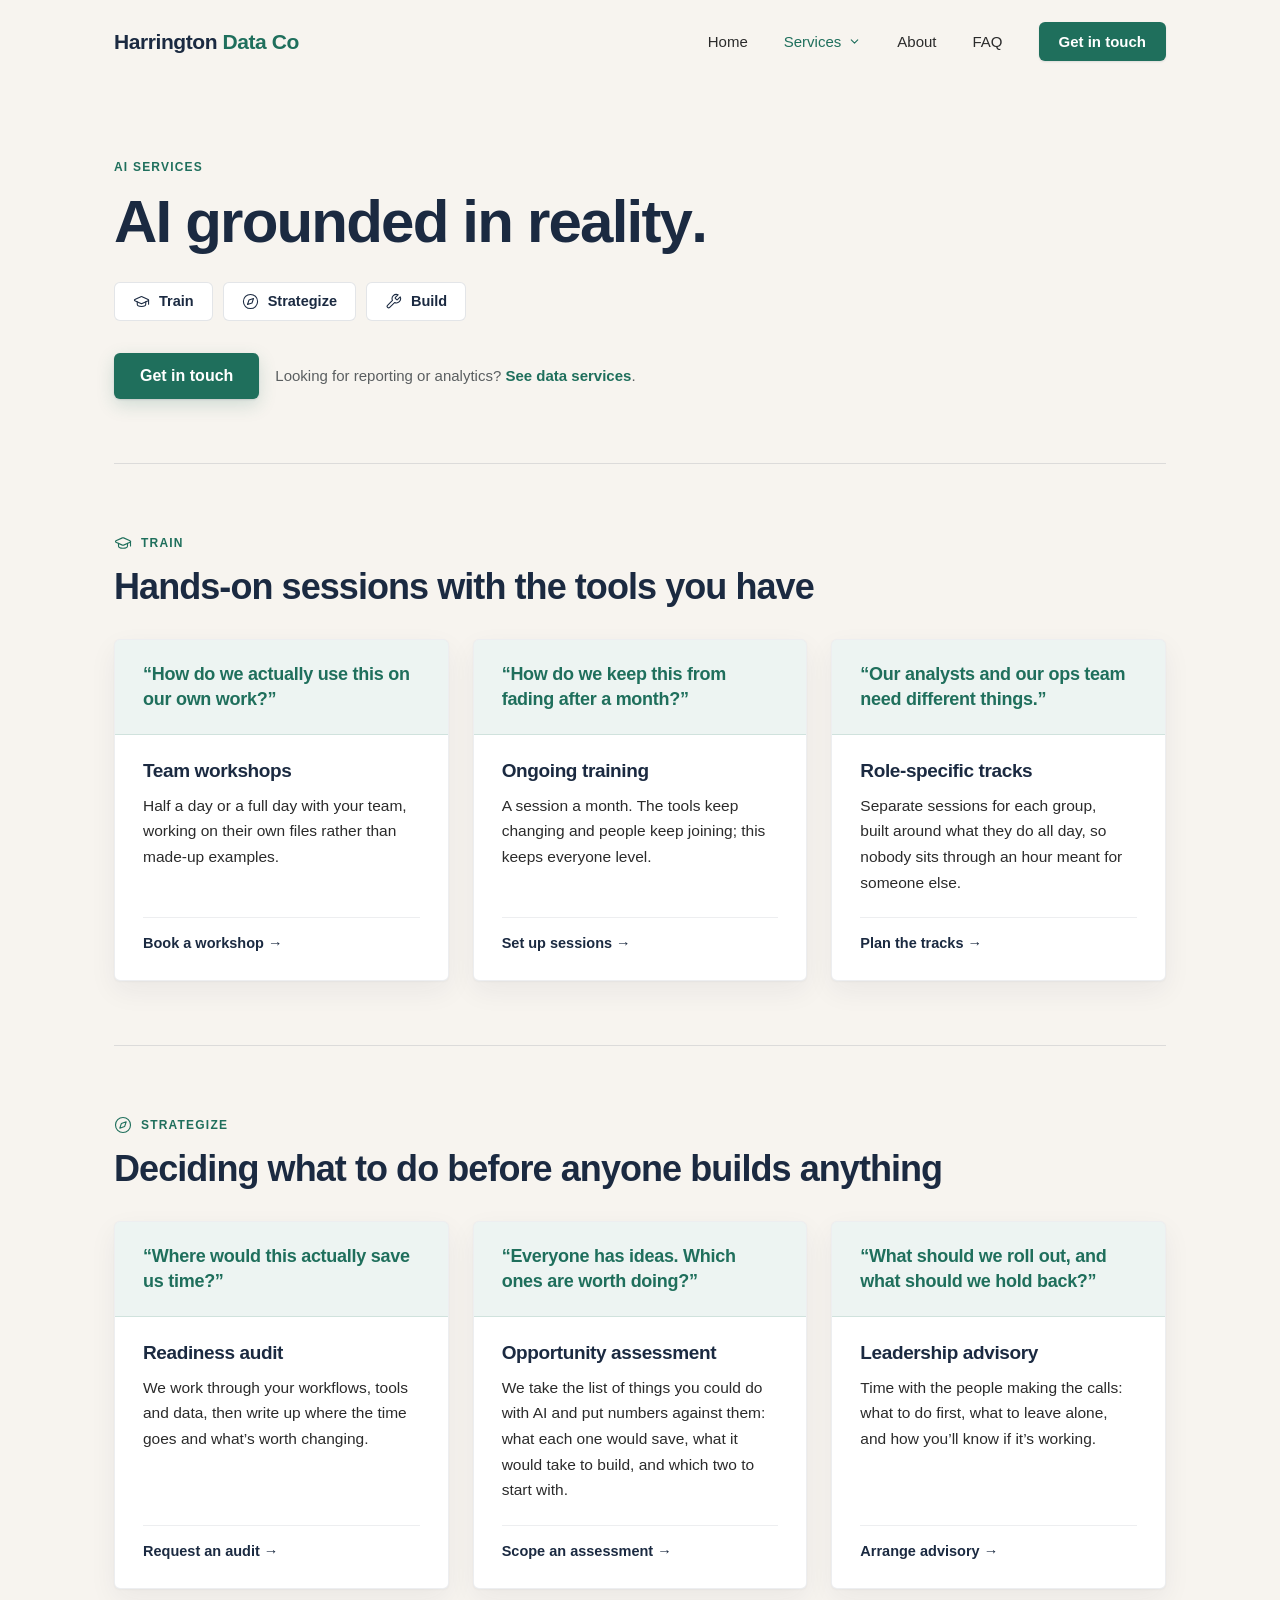
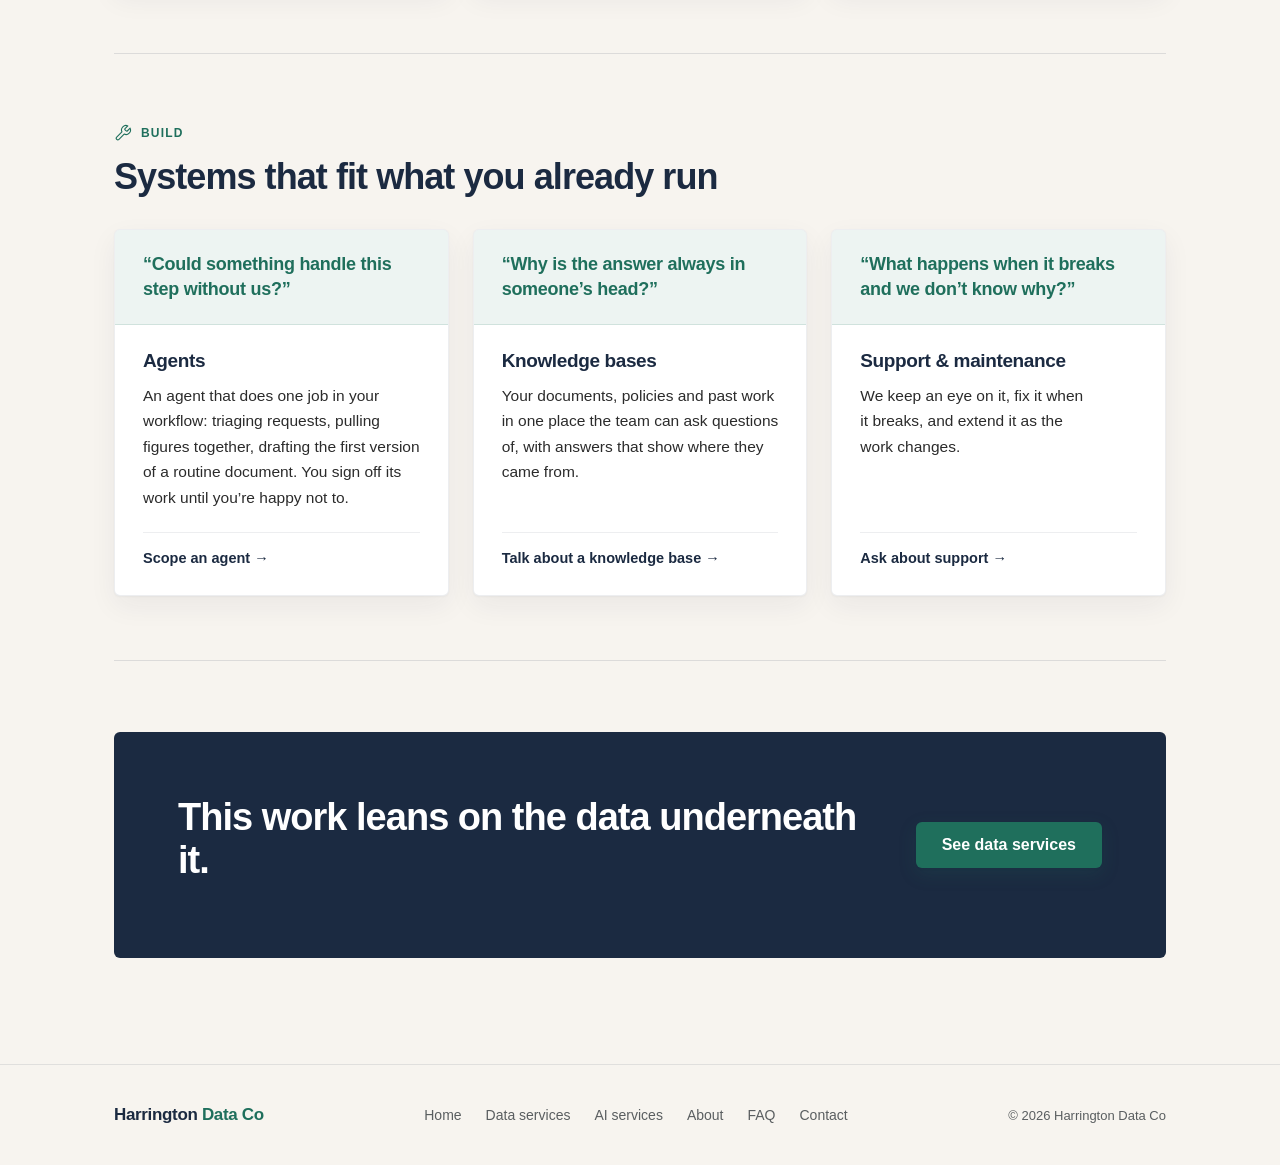
<file: services.html>
<!DOCTYPE html>
<html lang="en">
<head>
<!-- Google Tag Manager -->
<script>(function(w,d,s,l,i){w[l]=w[l]||[];w[l].push({'gtm.start':
new Date().getTime(),event:'gtm.js'});var f=d.getElementsByTagName(s)[0],
j=d.createElement(s),dl=l!='dataLayer'?'&l='+l:'';j.async=true;j.src=
'https://www.googletagmanager.com/gtm.js?id='+i+dl;f.parentNode.insertBefore(j,f);
})(window,document,'script','dataLayer','GTM-KHV7MTR5');</script>
<!-- End Google Tag Manager -->
<meta charset="UTF-8">
<meta name="viewport" content="width=device-width, initial-scale=1">
<link rel="icon" href="favicon.ico" sizes="any">
<title>Services — Harrington Data Co</title>
<!-- This page has moved. A client-side redirect is used here because we
     don't control the host's redirect rules from this repo — if you deploy
     behind Netlify, Apache, etc., add a proper 301 there instead and this
     file becomes an unnecessary hop. -->
<meta http-equiv="refresh" content="0; url=ai-services.html">
<link rel="canonical" href="ai-services.html">
<link rel="stylesheet" href="assets/css/styles.css">
</head>
<body>
<!-- Google Tag Manager (noscript) -->
<noscript><iframe src="https://www.googletagmanager.com/ns.html?id=GTM-KHV7MTR5"
height="0" width="0" style="display:none;visibility:hidden"></iframe></noscript>
<!-- End Google Tag Manager (noscript) -->
<main class="wrap" style="padding:64px 0; text-align:center;">
  <p class="sub">This page has moved. Redirecting to <a href="ai-services.html">AI services</a>…</p>
</main>
</body>
</html>
</file>
<file: assets/css/styles.css>
/* Harrington Data Co — shared stylesheet
   Design tokens and components derived from the Claude Design canvas
   ("Harrington Data Co website design"). */

:root {
  --color-bg: #F7F4EF;
  --color-bg-soft: #FBFAF7;
  --color-surface: #FFFFFF;
  --color-navy: #1B2A41;
  --color-navy-muted: #C9D2DE;
  --color-text: #2B2B2B;
  --color-muted: #5A5E60;
  --color-accent: #1F6F5C;
  --color-accent-hover: #1A5C4C;
  --color-accent-hover-on-dark: #248069;
  --color-accent-tint: rgba(31, 111, 92, 0.1);
  --color-accent-tint-soft: rgba(31, 111, 92, 0.06);
  --color-accent-tint-border: rgba(31, 111, 92, 0.16);

  --line-1: rgba(27, 42, 65, 0.07);
  --line-2: rgba(27, 42, 65, 0.08);
  --line-3: rgba(27, 42, 65, 0.1);
  --line-4: rgba(27, 42, 65, 0.12);
  --line-6: rgba(27, 42, 65, 0.16);

  --shadow-xs: 0 1px 2px rgba(27, 42, 65, 0.04);
  --shadow-sm: 0 10px 28px rgba(27, 42, 65, 0.06);
  --shadow-md: 0 14px 36px rgba(27, 42, 65, 0.07);
  --shadow-btn: 0 1px 2px rgba(27, 42, 65, 0.12);
  --shadow-btn-glow: 0 1px 2px rgba(27, 42, 65, 0.12), 0 6px 18px rgba(31, 111, 92, 0.18);

  --radius: 6px;
  --radius-pill: 999px;

  --font-sans: 'Inter', -apple-system, BlinkMacSystemFont, 'Segoe UI', sans-serif;

  --container-wide: 1180px;
  --container-narrow: 880px;

  --color-bg-nav-scrolled: #DDE4DD;
}

* { box-sizing: border-box; }

/* Author styles like `.field { display: flex }` otherwise beat the browser's
   default [hidden] { display: none }, since origin outranks specificity in
   the cascade — so any element toggled via the hidden property needs this. */
[hidden] { display: none !important; }

html { color-scheme: light; scroll-behavior: smooth; }
@media (prefers-reduced-motion: reduce) {
  html { scroll-behavior: auto; }
}

body {
  margin: 0;
  background: var(--color-bg);
  font-family: var(--font-sans);
  color: var(--color-text);
  -webkit-font-smoothing: antialiased;
  text-wrap: pretty;
}

h1, h2, h3, p, ul, ol, figure { margin: 0; }

a { color: var(--color-accent); }
a:hover { color: var(--color-accent-hover); }

::selection { background: rgba(31, 111, 92, 0.18); }

img { max-width: 100%; }

button { font-family: inherit; }

input, select, textarea { font-family: inherit; }
input:focus, select:focus, textarea:focus {
  outline: 2px solid var(--color-accent);
  outline-offset: 1px;
  border-color: var(--color-accent);
}

/* Layout */

.wrap {
  max-width: var(--container-wide);
  margin: 0 auto;
  padding: 0 clamp(20px, 5vw, 64px);
}

.wrap-narrow {
  max-width: var(--container-narrow);
  margin: 0 auto;
  padding: 0 clamp(20px, 5vw, 64px);
}

/* Section spacing */

.section-hero { padding: clamp(56px, 8vw, 104px) 0 clamp(48px, 6vw, 80px); }
.section-hero-tight { padding: clamp(48px, 6vw, 88px) 0 clamp(40px, 5vw, 64px); }
.section-hero-narrow { padding: clamp(48px, 6vw, 88px) 0 clamp(32px, 4vw, 56px); }
.section { padding: 0 0 clamp(48px, 6vw, 88px); }
.section-tight { padding: 0 0 clamp(40px, 5vw, 72px); }
.section-loose { padding: 0 0 clamp(32px, 4vw, 56px); }
.section-loose-tight { padding: 0 0 clamp(32px, 4vw, 48px); }
.section-cta { padding: 0 0 clamp(56px, 7vw, 96px); }

.section-divider {
  padding-top: clamp(44px, 5.5vw, 76px);
  border-top: 1px solid var(--line-4);
}

/* Eyebrow / labels */

.eyebrow {
  display: block;
  font-size: 12px;
  font-weight: 700;
  letter-spacing: 0.1em;
  text-transform: uppercase;
  color: var(--color-accent);
  margin-bottom: 14px;
}

.eyebrow-icon {
  display: flex;
  align-items: center;
  gap: 9px;
}

.badge-pill {
  display: inline-block;
  font-size: 12px;
  font-weight: 700;
  letter-spacing: 0.1em;
  text-transform: uppercase;
  color: var(--color-accent);
  background: var(--color-accent-tint);
  padding: 7px 12px;
  border-radius: var(--radius-pill);
}

.badge-pill-sm {
  font-size: 11.5px;
  padding: 6px 11px;
}

/* Headings */

h1.display {
  font-size: clamp(38px, 5.4vw, 68px);
  font-weight: 800;
  line-height: 1.06;
  letter-spacing: -0.032em;
  color: var(--color-navy);
}

h1.display-md {
  font-size: clamp(34px, 4.8vw, 60px);
  font-weight: 800;
  line-height: 1.07;
  letter-spacing: -0.03em;
  color: var(--color-navy);
}

h1.display-sm {
  font-size: clamp(32px, 4.2vw, 52px);
  font-weight: 800;
  line-height: 1.08;
  letter-spacing: -0.03em;
  color: var(--color-navy);
}

h2.headline {
  font-size: clamp(28px, 3.4vw, 42px);
  font-weight: 800;
  line-height: 1.1;
  letter-spacing: -0.028em;
  color: var(--color-navy);
}

h2.headline-sm {
  font-size: clamp(26px, 3vw, 36px);
  font-weight: 800;
  line-height: 1.14;
  letter-spacing: -0.026em;
  color: var(--color-navy);
}

.lede {
  font-size: 18px;
  line-height: 1.62;
  color: var(--color-text);
}

.sub {
  font-size: 16.5px;
  line-height: 1.65;
  color: var(--color-muted);
}

/* Buttons */

.btn {
  display: inline-block;
  font-size: 16px;
  font-weight: 600;
  padding: 14px 26px;
  border-radius: var(--radius);
  text-decoration: none;
  border: 0;
  cursor: pointer;
}

.btn-primary {
  color: #FFFFFF;
  background: var(--color-accent);
  box-shadow: var(--shadow-btn-glow);
}
.btn-primary:hover { background: var(--color-accent-hover); color: #FFFFFF; }

.btn-secondary {
  color: var(--color-navy);
  background: var(--color-surface);
  border: 1px solid var(--line-4);
}
.btn-secondary:hover { border-color: var(--color-accent); color: var(--color-accent); }

.btn-outline-pill {
  display: inline-flex;
  align-items: center;
  gap: 9px;
  font-size: 14.5px;
  font-weight: 600;
  color: var(--color-navy);
  background: var(--color-surface);
  border: 1px solid var(--line-4);
  padding: 10px 18px;
  border-radius: var(--radius);
  text-decoration: none;
}
.btn-outline-pill:hover { border-color: var(--color-accent); color: var(--color-accent); }

.cta-banner .btn-primary:hover { background: var(--color-accent-hover-on-dark); }

/* Cards */

.card {
  background: var(--color-surface);
  border: 1px solid var(--line-2);
  border-radius: var(--radius);
  box-shadow: var(--shadow-xs), var(--shadow-sm);
}

.card-elevated {
  background: var(--color-surface);
  border: 1px solid var(--line-2);
  border-radius: var(--radius);
  box-shadow: var(--shadow-xs), var(--shadow-md);
}

/* Grids */

.grid-3 {
  display: grid;
  grid-template-columns: repeat(auto-fit, minmax(280px, 1fr));
  gap: 24px;
}

.grid-3.tight { grid-template-columns: repeat(auto-fit, minmax(260px, 1fr)); }
.grid-3.wide { grid-template-columns: repeat(auto-fit, minmax(290px, 1fr)); }

/* CTA banner */

.cta-banner {
  background: var(--color-navy);
  border-radius: var(--radius);
  padding: clamp(36px, 5vw, 64px);
  display: grid;
  grid-template-columns: minmax(0, 1fr) auto;
  gap: 32px;
  align-items: center;
  justify-items: start;
}

.cta-banner.centered {
  grid-template-columns: 1fr;
  justify-items: center;
  text-align: center;
  padding: clamp(32px, 4vw, 48px);
}

.cta-banner h2 {
  font-size: clamp(26px, 3vw, 38px);
  font-weight: 800;
  line-height: 1.14;
  letter-spacing: -0.026em;
  color: #FFFFFF;
  margin: 0 0 12px;
}

.cta-banner.centered h2 {
  font-size: clamp(24px, 2.8vw, 32px);
  line-height: 1.16;
  letter-spacing: -0.024em;
  margin: 0 0 10px;
}

.cta-banner p {
  font-size: 16.5px;
  line-height: 1.65;
  color: var(--color-navy-muted);
  margin: 0;
}

.cta-banner.centered p { margin: 0 auto 26px; }

@media (max-width: 860px) {
  .cta-banner { grid-template-columns: 1fr; }
}

/* Nav */

.site-nav {
  position: sticky;
  top: 0;
  z-index: 60;
  background: var(--color-bg);
  transition: background-color 220ms ease, box-shadow 220ms ease;
}
body.is-scrolled .site-nav {
  background: var(--color-bg-nav-scrolled);
  box-shadow: var(--shadow-xs), var(--shadow-sm);
}

.nav-inner {
  position: relative;
  display: flex;
  align-items: center;
  gap: clamp(16px, 3vw, 36px);
  max-width: var(--container-wide);
  margin: 0 auto;
  padding: 22px clamp(20px, 5vw, 64px);
}

.site-nav .brand {
  font-size: 21px;
  font-weight: 800;
  letter-spacing: -0.02em;
  color: var(--color-navy);
  text-decoration: none;
  margin-right: auto;
  white-space: nowrap;
}
.site-nav .brand:hover { color: var(--color-navy); }
.site-nav .brand span { color: var(--color-accent); }

.nav-toggle {
  display: none;
  appearance: none;
  -webkit-appearance: none;
  align-items: center;
  justify-content: center;
  width: 40px;
  height: 40px;
  background: none;
  border: 0;
  border-radius: 4px;
  color: var(--color-navy);
  cursor: pointer;
}
.nav-toggle:hover { color: var(--color-accent); }
.nav-toggle:focus-visible { outline: 2px solid var(--color-accent); outline-offset: 2px; }

.nav-panel {
  display: flex;
  align-items: center;
  gap: clamp(16px, 3vw, 36px);
}

.site-nav a.nav-link {
  font-size: 15px;
  font-weight: 500;
  color: var(--color-text);
  text-decoration: none;
  white-space: nowrap;
}
.site-nav a.nav-link:hover { color: var(--color-accent); }
.site-nav a.nav-link.current { color: var(--color-accent); }

/* Services dropdown */

.nav-dropdown {
  position: relative;
  z-index: 40;
}

.site-nav .nav-trigger {
  display: inline-flex;
  align-items: center;
  gap: 7px;
  font-size: 15px;
  font-weight: 500;
  color: var(--color-text);
  background: none;
  border: 0;
  padding: 0;
  cursor: pointer;
  white-space: nowrap;
}
.site-nav .nav-trigger:hover,
.site-nav .nav-trigger.current { color: var(--color-accent); }
.site-nav .nav-trigger svg { transition: transform 160ms ease; }
.site-nav .nav-trigger[aria-expanded="true"] svg { transform: rotate(180deg); }

.nav-menu {
  position: absolute;
  top: calc(100% + 14px);
  left: -14px;
  width: 268px;
  max-width: calc(100vw - 32px);
  background: var(--color-surface);
  border: 1px solid var(--line-3);
  border-radius: var(--radius);
  box-shadow: 0 2px 4px rgba(27, 42, 65, 0.06), 0 18px 44px rgba(27, 42, 65, 0.14);
  padding: 8px;
  display: flex;
  flex-direction: column;
  gap: 2px;
  z-index: 50;
}
/* Bridges the 14px gap above the menu so moving the pointer from the
   trigger down into the menu doesn't count as leaving the dropdown. */
.nav-menu::before {
  content: "";
  position: absolute;
  left: 0;
  right: 0;
  top: -15px;
  height: 15px;
}

/* Below the breakpoint, the nav links collapse behind a hamburger toggle
   into a full-width panel; the Services dropdown becomes a static, always-
   inline accordion within that panel instead of a floating card. */
@media (max-width: 767px) {
  .nav-toggle { display: inline-flex; }

  .nav-panel {
    display: none;
    position: absolute;
    top: 100%;
    left: 0;
    right: 0;
    flex-direction: column;
    align-items: stretch;
    gap: 2px;
    background: var(--color-surface);
    border-top: 1px solid var(--line-3);
    box-shadow: 0 18px 44px rgba(27, 42, 65, 0.14);
    padding: 10px clamp(20px, 5vw, 64px) 22px;
    z-index: 45;
  }
  .nav-panel.is-open { display: flex; }

  .site-nav a.nav-link,
  .site-nav .nav-trigger { padding: 13px 2px; }

  .nav-dropdown { position: static; }
  .nav-menu {
    position: static;
    width: auto;
    max-width: none;
    background: transparent;
    border: 0;
    border-radius: 0;
    box-shadow: none;
    padding: 0 0 4px 4px;
  }
  .nav-menu::before { display: none; }

  .site-nav .nav-cta { display: block; text-align: center; margin-top: 8px; }
}

.nav-menu a {
  display: flex;
  gap: 12px;
  align-items: flex-start;
  padding: 13px 14px;
  border-radius: 4px;
  text-decoration: none;
}
.nav-menu a:hover,
.nav-menu a:focus-visible { background: rgba(31, 111, 92, 0.07); }
.nav-menu svg { flex-shrink: 0; margin-top: 2px; }
.nav-menu .item-title {
  display: block;
  font-size: 15px;
  font-weight: 700;
  color: var(--color-navy);
  letter-spacing: -0.015em;
}
.nav-menu .item-desc {
  display: block;
  font-size: 13.5px;
  line-height: 1.45;
  color: var(--color-muted);
  margin-top: 2px;
}

.site-nav .nav-cta {
  font-size: 15px;
  font-weight: 600;
  color: #FFFFFF;
  background: var(--color-accent);
  padding: 11px 20px;
  border-radius: var(--radius);
  text-decoration: none;
  white-space: nowrap;
  box-shadow: var(--shadow-btn);
}
.site-nav .nav-cta:hover { background: var(--color-accent-hover); color: #FFFFFF; }

/* Footer */

.site-footer {
  border-top: 1px solid var(--line-3);
  margin-top: 16px;
}

.site-footer .wrap {
  padding: 40px clamp(20px, 5vw, 64px);
  display: flex;
  justify-content: space-between;
  align-items: baseline;
  flex-wrap: wrap;
  gap: 24px;
}

.site-footer .brand {
  font-size: 17px;
  font-weight: 800;
  letter-spacing: -0.02em;
  color: var(--color-navy);
}
.site-footer .brand span { color: var(--color-accent); }

.site-footer .links {
  display: flex;
  gap: 24px;
  flex-wrap: wrap;
}
.site-footer .links a {
  font-size: 14px;
  color: var(--color-muted);
  text-decoration: none;
}
.site-footer .links a:hover { color: var(--color-accent); }

.site-footer .copyright {
  font-size: 13px;
  color: var(--color-muted);
}

/* Home: how-it-starts card */

.start-card {
  background: var(--color-surface);
  border: 1px solid var(--line-2);
  border-radius: var(--radius);
  padding: 32px;
  box-shadow: var(--shadow-xs), var(--shadow-md);
}

.start-row {
  display: flex;
  gap: 14px;
  padding: 14px 0;
  border-top: 1px solid var(--line-2);
}
.start-row .num {
  font-size: 13px;
  font-weight: 700;
  color: var(--color-accent);
  padding-top: 2px;
  min-width: 22px;
}
.start-row .title {
  font-size: 16px;
  font-weight: 700;
  color: var(--color-navy);
  letter-spacing: -0.015em;
}
.start-row .desc {
  font-size: 14.5px;
  line-height: 1.55;
  color: var(--color-muted);
  margin-top: 4px;
}

/* Home hero grid */

.hero-tagline {
  font-size: clamp(21px, 2.9vw, 31px);
  font-weight: 700;
  line-height: 1.25;
  letter-spacing: -0.022em;
  color: var(--color-accent);
  max-width: 26ch;
  margin: 0 0 44px;
}

/* Home: numbers-flow diagram */

.flow-card {
  background-color: var(--color-surface);
  background-image: radial-gradient(rgba(27, 42, 65, 0.08) 1px, transparent 1px);
  background-size: 16px 16px;
  background-position: -1px -1px;
  border: 1px solid var(--line-2);
  border-radius: var(--radius);
  padding: clamp(26px, 3.4vw, 40px);
  box-shadow: var(--shadow-xs), var(--shadow-sm);
}

.flow-row {
  display: grid;
  grid-template-columns: minmax(0, 1fr) 60px minmax(0, 1fr) 60px minmax(0, 1fr);
  align-items: center;
  gap: 0;
}
.flow-connector { display: block; }
.flow-connector-mobile {
  display: none;
  align-items: center;
  justify-content: center;
  padding: 6px 0;
  color: var(--color-accent);
}
@media (max-width: 860px) {
  .flow-row { grid-template-columns: 1fr; gap: 12px; }
  .flow-connector { display: none; }
  .flow-connector-mobile { display: flex; }
}

.flow-btn {
  appearance: none;
  -webkit-appearance: none;
  border: 0;
  margin: 0;
  font-family: inherit;
  text-align: left;
  cursor: pointer;
  display: flex;
  flex-direction: column;
  gap: 13px;
  border-radius: 4px;
  padding: 14px;
  background: transparent;
  transition: background 200ms ease, box-shadow 200ms ease;
}
.flow-btn:focus-visible { outline: 2px solid var(--color-accent); outline-offset: 2px; }
.flow-btn.is-active { background: var(--color-accent-tint-soft); box-shadow: inset 0 0 0 1px var(--color-accent-tint-border); }

.flow-label {
  font-size: 11px;
  font-weight: 700;
  letter-spacing: 0.12em;
  text-transform: uppercase;
  color: #B4B0A8;
  transition: color 200ms ease;
}
.flow-btn.is-active .flow-label { color: var(--color-accent); }

.flow-source {
  display: flex;
  align-items: center;
  gap: 10px;
  font-size: 13.5px;
  font-weight: 600;
  letter-spacing: 0.01em;
  color: #6E7378;
}
.flow-source.muted { color: var(--color-muted); }
.flow-source .dot {
  display: block;
  width: 7px;
  height: 7px;
  border: 1.4px solid rgba(27, 42, 65, 0.35);
  border-radius: 50%;
  background: #FFFFFF;
  flex: none;
}
.flow-source .dot.dashed { border-style: dashed; }

.flow-hub {
  align-items: center;
  text-align: center;
  gap: 6px;
  padding: 20px 22px;
  border: 1px solid var(--line-4);
  border-radius: var(--radius);
}
.flow-hub .title { font-size: 16.5px; font-weight: 700; letter-spacing: -0.015em; color: #3C4A5C; }
.flow-hub .desc { font-size: 13.5px; line-height: 1.55; color: var(--color-muted); }

.flow-outcome {
  display: flex;
  align-items: center;
  gap: 11px;
}
.flow-outcome .sq { display: block; width: 9px; height: 9px; background: var(--color-accent); flex: none; }
.flow-outcome .text { font-size: 16.5px; font-weight: 700; letter-spacing: -0.015em; line-height: 1.25; color: #17594A; }

svg.flow path { animation: flow 1.8s linear infinite; }
@media (prefers-reduced-motion: reduce) {
  svg.flow path { animation: none; }
}
@keyframes flow { to { stroke-dashoffset: -32; } }

.flow-detail {
  margin-top: clamp(24px, 3vw, 34px);
  padding-top: clamp(22px, 2.6vw, 28px);
  border-top: 1px dashed var(--line-6);
}
.flow-detail .stage { display: block; font-size: 11px; font-weight: 700; letter-spacing: 0.12em; text-transform: uppercase; color: #B4B0A8; margin-bottom: 10px; }
.flow-detail h3 { font-size: clamp(19px, 2.1vw, 23px); font-weight: 800; letter-spacing: -0.022em; line-height: 1.2; color: var(--color-navy); margin: 0 0 10px; }
.flow-detail p { font-size: 16px; line-height: 1.65; color: var(--color-text); margin: 0; max-width: 74ch; }

/* Home: two practices */

.practices-grid {
  display: grid;
  grid-template-columns: repeat(2, minmax(0, 1fr));
  gap: 24px;
}
@media (max-width: 860px) { .practices-grid { grid-template-columns: 1fr; } }

.practice-card {
  background: var(--color-surface);
  border: 1px solid var(--line-2);
  border-radius: var(--radius);
  padding: clamp(28px, 3.5vw, 40px);
  box-shadow: var(--shadow-xs), var(--shadow-sm);
  display: flex;
  flex-direction: column;
}
.practice-card h3 {
  font-size: clamp(22px, 2.4vw, 27px);
  font-weight: 800;
  letter-spacing: -0.022em;
  color: var(--color-navy);
  line-height: 1.18;
  margin: 0 0 12px;
}
.practice-card > p {
  font-size: 16px;
  line-height: 1.65;
  color: var(--color-text);
  margin: 0 0 24px;
}
.practice-card > a {
  font-size: 15px;
  font-weight: 600;
  color: var(--color-accent);
  text-decoration: none;
  align-self: flex-start;
  margin-top: auto;
}
.practice-card > a:hover { color: var(--color-accent-hover); }

.dash-list {
  display: flex;
  flex-direction: column;
  gap: 10px;
  margin: 0 0 26px;
  padding-top: 22px;
  border-top: 1px solid var(--line-2);
}
.dash-list .item {
  display: flex;
  gap: 12px;
  align-items: center;
}
.dash-list .item .icon { display: flex; flex: none; color: var(--color-accent); }
.dash-list .item .text { font-size: 15.5px; line-height: 1.5; color: var(--color-text); }

/* Home: interactive process rail */

.rail-card {
  background: var(--color-surface);
  border: 1px solid var(--line-2);
  border-radius: var(--radius);
  box-shadow: var(--shadow-xs), var(--shadow-sm);
}
.rail-inner { padding: clamp(28px, 3.4vw, 40px) clamp(24px, 3vw, 40px) clamp(26px, 3vw, 36px); }
.rail-track-wrap { position: relative; }
.rail-track {
  position: absolute;
  left: 10%;
  width: 80%;
  top: 19px;
  height: 2px;
  background: var(--line-4);
}
.rail-track .fill {
  height: 2px;
  background: var(--color-accent);
  transition: width 280ms cubic-bezier(0.4, 0, 0.2, 1);
}
.rail {
  position: relative;
  display: grid;
  grid-template-columns: repeat(5, minmax(0, 1fr));
  gap: 20px 12px;
}
.rail-stage {
  appearance: none;
  -webkit-appearance: none;
  background: transparent;
  border: 0;
  padding: 0;
  margin: 0;
  font-family: inherit;
  cursor: pointer;
  display: flex;
  flex-direction: column;
  align-items: center;
  gap: 14px;
  text-align: center;
}
.rail-stage:focus-visible { outline: 2px solid var(--color-accent); outline-offset: 6px; border-radius: 4px; }
.rail-dot {
  display: flex;
  align-items: center;
  justify-content: center;
  width: 38px;
  height: 38px;
  border-radius: 999px;
  font-size: 13px;
  font-weight: 700;
  letter-spacing: 0.03em;
  background: #FFFFFF;
  color: var(--color-muted);
  border: 2px solid var(--line-4);
  box-shadow: 0 0 0 6px #FFFFFF;
  transition: background 200ms ease, border-color 200ms ease, box-shadow 200ms ease;
}
.rail-stage.is-done .rail-dot,
.rail-stage.is-active .rail-dot {
  background: var(--color-accent);
  color: #FFFFFF;
  border-color: var(--color-accent);
}
.rail-stage.is-active .rail-dot { box-shadow: 0 0 0 6px #FFFFFF, 0 0 0 10px rgba(31, 111, 92, 0.16); }
.rail-name {
  display: block;
  font-size: 16.5px;
  font-weight: 700;
  letter-spacing: -0.018em;
  line-height: 1.25;
  color: var(--color-muted);
  transition: color 200ms ease;
}
.rail-stage.is-active .rail-name { color: var(--color-navy); }
.rail-duration { display: block; font-size: 14px; line-height: 1.4; color: var(--color-muted); margin-top: 4px; }
.rail-detail {
  margin-top: clamp(28px, 3.4vw, 40px);
  padding-top: clamp(24px, 2.6vw, 30px);
  border-top: 1px solid var(--line-2);
  display: grid;
  grid-template-columns: minmax(0, 1.15fr) minmax(0, 0.85fr);
  gap: clamp(20px, 3vw, 40px);
  align-items: start;
}
@media (max-width: 767px) { .rail-detail { grid-template-columns: 1fr; } }
.rail-detail .stage-num {
  display: block;
  font-size: 12px;
  font-weight: 700;
  letter-spacing: 0.1em;
  text-transform: uppercase;
  color: var(--color-accent);
  margin-bottom: 10px;
}
.rail-detail h3 {
  font-size: clamp(20px, 2.2vw, 25px);
  font-weight: 800;
  letter-spacing: -0.022em;
  line-height: 1.2;
  color: var(--color-navy);
  margin: 0 0 10px;
}
.rail-detail .summary { font-size: 16px; line-height: 1.65; color: var(--color-text); margin: 0; }
.rail-output {
  background: var(--color-bg-soft);
  border: 1px solid var(--line-1);
  border-radius: var(--radius);
  padding: 22px;
}
.rail-output .label {
  display: block;
  font-size: 12px;
  font-weight: 700;
  letter-spacing: 0.1em;
  text-transform: uppercase;
  color: var(--color-muted);
  margin-bottom: 10px;
}
.rail-output .value { font-size: 15.5px; line-height: 1.6; color: var(--color-navy); font-weight: 600; margin: 0 0 18px; }
.rail-next {
  display: inline-block;
  appearance: none;
  background: transparent;
  border: 0;
  padding: 0;
  font-family: inherit;
  font-size: 14.5px;
  font-weight: 600;
  color: var(--color-accent);
  text-decoration: none;
  cursor: pointer;
}
.rail-next:hover { color: var(--color-accent-hover); }
.rail-next:focus-visible { outline: 2px solid var(--color-accent); outline-offset: 4px; }
.rail-footnote {
  margin: 0;
  padding: 18px clamp(24px, 3vw, 40px);
  border-top: 1px solid var(--line-1);
  background: var(--color-bg-soft);
  border-radius: 0 0 var(--radius) var(--radius);
  font-size: 14px;
  line-height: 1.6;
  color: var(--color-muted);
}
.rail-mobile-nav {
  display: none;
  align-items: center;
  justify-content: space-between;
  gap: 16px;
  margin-bottom: clamp(20px, 3vw, 28px);
}
.rail-mobile-indicator {
  display: flex;
  flex-direction: column;
  align-items: center;
  gap: 12px;
}
.rail-mobile-nav .rail-dot {
  background: var(--color-accent);
  color: #FFFFFF;
  border-color: var(--color-accent);
  box-shadow: 0 0 0 6px #FFFFFF, 0 0 0 10px rgba(31, 111, 92, 0.16);
}
.rail-mobile-nav .step {
  font-size: 12px;
  font-style: italic;
  font-weight: 500;
  letter-spacing: 0.04em;
  color: var(--color-muted);
}
.rail-mobile-btn {
  display: flex;
  align-items: center;
  justify-content: center;
  width: 38px;
  height: 38px;
  flex: none;
  border-radius: 999px;
  border: 1px solid var(--line-4);
  background: var(--color-surface);
  color: var(--color-navy);
  cursor: pointer;
}
.rail-mobile-btn:hover:not(:disabled) { border-color: var(--color-accent); color: var(--color-accent); }
.rail-mobile-btn:focus-visible { outline: 2px solid var(--color-accent); outline-offset: 2px; }
.rail-mobile-btn:disabled { opacity: 0.35; cursor: default; }

@media (max-width: 767px) {
  .rail-track-wrap { display: none; }
  .rail-mobile-nav { display: flex; }
}

/* Way-we-work / service cards */

.work-card {
  background: var(--color-surface);
  border: 1px solid var(--line-2);
  border-radius: var(--radius);
  box-shadow: var(--shadow-xs), var(--shadow-sm);
  padding: 32px;
  display: flex;
  flex-direction: column;
}
.work-card h3 {
  font-size: 23px;
  font-weight: 800;
  letter-spacing: -0.02em;
  color: var(--color-navy);
  line-height: 1.2;
  margin: 0 0 12px;
}
.work-card p {
  font-size: 16px;
  line-height: 1.65;
  color: var(--color-text);
  margin: 0 0 22px;
  flex: 1;
}
.work-card a {
  font-size: 15px;
  font-weight: 600;
  color: var(--color-accent);
  text-decoration: none;
  align-self: flex-start;
}
.work-card a:hover { color: var(--color-accent-hover); }

/* Process table */

.process-table {
  background: var(--color-surface);
  border: 1px solid var(--line-2);
  border-radius: var(--radius);
  overflow: hidden;
  box-shadow: var(--shadow-xs), var(--shadow-sm);
}
.process-row {
  display: grid;
  grid-template-columns: 64px minmax(0, 1.1fr) minmax(0, 0.8fr) minmax(0, 1.7fr);
  gap: 16px;
  align-items: baseline;
  padding: 22px 28px;
  border-top: 1px solid var(--line-1);
}
.process-row .num { font-size: 13px; font-weight: 700; color: var(--color-accent); }
.process-row .stage { font-size: 17px; font-weight: 700; color: var(--color-navy); letter-spacing: -0.018em; }
.process-row .duration { font-size: 15px; color: var(--color-muted); }
.process-row .output { font-size: 15.5px; line-height: 1.55; color: var(--color-text); }
.process-note {
  margin: 0;
  padding: 18px 28px;
  border-top: 1px solid var(--line-1);
  background: var(--color-bg-soft);
  font-size: 14px;
  line-height: 1.6;
  color: var(--color-muted);
}
@media (max-width: 767px) {
  .process-row {
    grid-template-columns: 32px 1fr;
    row-gap: 4px;
  }
  .process-row .duration, .process-row .output { grid-column: 2; }
}

/* Differentiator cards */

.diff-card {
  background: var(--color-surface);
  border: 1px solid var(--line-2);
  border-radius: var(--radius);
  padding: 28px;
  box-shadow: var(--shadow-xs), var(--shadow-sm);
}
.diff-card h3 {
  font-size: 19px;
  font-weight: 800;
  letter-spacing: -0.018em;
  color: var(--color-navy);
  line-height: 1.25;
  margin: 0 0 10px;
}
.diff-card p {
  font-size: 15.5px;
  line-height: 1.65;
  color: var(--color-text);
}

/* Services: jump links + service cards */

.jump-links {
  display: flex;
  gap: 10px;
  flex-wrap: wrap;
  margin-bottom: 32px;
}

.service-card {
  background: var(--color-surface);
  border: 1px solid var(--line-2);
  border-radius: var(--radius);
  box-shadow: var(--shadow-xs), var(--shadow-sm);
  display: flex;
  flex-direction: column;
  overflow: hidden;
}
.service-card .question {
  background: rgba(31, 111, 92, 0.08);
  padding: 22px 28px;
  border-bottom: 1px solid rgba(31, 111, 92, 0.14);
}
.service-card .question p {
  font-size: 18px;
  font-weight: 700;
  line-height: 1.38;
  letter-spacing: -0.015em;
  color: var(--color-accent);
  margin: 0;
}
.service-card .body {
  padding: 24px 28px 28px;
  display: flex;
  flex-direction: column;
  flex: 1;
}
.service-card h3 {
  font-size: 19px;
  font-weight: 800;
  letter-spacing: -0.02em;
  color: var(--color-navy);
  line-height: 1.25;
  margin: 0 0 10px;
}
.service-card p.desc {
  font-size: 15.5px;
  line-height: 1.65;
  color: var(--color-text);
  margin: 0 0 22px;
  flex: 1;
}
.service-card .basis-block {
  padding-top: 16px;
  border-top: 1px solid var(--line-2);
}
.service-card .basis {
  font-size: 14px;
  line-height: 1.5;
  color: var(--color-muted);
  margin-bottom: 12px;
}
.service-card .cta {
  font-size: 14.5px;
  font-weight: 600;
  color: var(--color-navy);
  text-decoration: none;
}
.service-card .cta:hover { color: var(--color-accent); }

.cross-link {
  font-size: 15px;
  color: var(--color-muted);
}
.cross-link a { font-weight: 600; text-decoration: none; }

/* FAQ */

.faq-box {
  background: var(--color-surface);
  border: 1px solid var(--line-2);
  border-radius: var(--radius);
  overflow: hidden;
  box-shadow: var(--shadow-xs), var(--shadow-sm);
}
.faq-box details { border-top: 1px solid var(--line-1); }
.faq-box summary {
  display: flex;
  gap: 16px;
  align-items: baseline;
  padding: 22px 28px;
  cursor: pointer;
  list-style: none;
}
.faq-box summary::-webkit-details-marker { display: none; }
.faq-box summary::marker { content: ""; }
.faq-box .num { font-size: 13px; font-weight: 700; color: var(--color-accent); min-width: 24px; }
.faq-box .q {
  font-size: 17.5px;
  font-weight: 700;
  color: var(--color-navy);
  letter-spacing: -0.018em;
  line-height: 1.4;
  flex: 1;
}
.faq-box .mark {
  font-size: 22px;
  font-weight: 400;
  color: var(--color-accent);
  line-height: 1;
  flex-shrink: 0;
  transition: transform 160ms ease;
}
.faq-box details[open] .mark { transform: rotate(45deg); }
.faq-box details[open] .q { color: var(--color-accent); }
.faq-box .answer {
  padding: 0 28px 24px 68px;
}
.faq-box .answer p {
  font-size: 16px;
  line-height: 1.68;
  color: var(--color-text);
  max-width: 62ch;
}

/* Contact */

.contact-grid {
  display: grid;
  grid-template-columns: minmax(0, 5fr) minmax(0, 7fr);
  gap: clamp(32px, 5vw, 72px);
  align-items: start;
}
@media (max-width: 860px) { .contact-grid { grid-template-columns: 1fr; } }

.contact-side h1 { max-width: 14ch; }
.contact-side p.lede { max-width: 44ch; margin-bottom: 32px; }

.direct-card {
  background: var(--color-surface);
  border: 1px solid var(--line-2);
  border-radius: var(--radius);
  padding: 22px;
  box-shadow: var(--shadow-xs);
}
.direct-card .label {
  display: block;
  font-size: 11.5px;
  font-weight: 700;
  letter-spacing: 0.1em;
  text-transform: uppercase;
  color: var(--color-accent);
  margin-bottom: 8px;
}
.direct-card a {
  font-size: 16px;
  font-weight: 600;
  color: var(--color-navy);
  text-decoration: none;
}
.direct-card a:hover { color: var(--color-accent); }

.confirm-card {
  background: var(--color-surface);
  border: 1px solid var(--line-2);
  border-radius: var(--radius);
  padding: clamp(32px, 5vw, 56px);
  box-shadow: var(--shadow-xs), var(--shadow-md);
}
.confirm-card h2 {
  font-size: 26px;
  font-weight: 800;
  letter-spacing: -0.024em;
  color: var(--color-navy);
  line-height: 1.2;
  margin: 0 0 12px;
}
.confirm-card p {
  font-size: 16.5px;
  line-height: 1.65;
  color: var(--color-text);
}

.contact-form {
  background: var(--color-surface);
  border: 1px solid var(--line-2);
  border-radius: var(--radius);
  padding: clamp(24px, 3vw, 36px);
  box-shadow: var(--shadow-xs), var(--shadow-md);
  display: flex;
  flex-direction: column;
  gap: 26px;
}

.field-grid {
  display: grid;
  grid-template-columns: repeat(auto-fit, minmax(200px, 1fr));
  gap: 20px;
}

/* .field (and .span-all, its full-width sibling shape) are always a
   label followed by one input/content block. Inside a grid parent
   (.field-grid or .conditional-panel) they subgrid into the parent's row
   tracks, so every label in a visual row shares one row height and every
   input lines up underneath it — regardless of how many lines any one
   label wraps to. Outside a grid parent (the standalone message field,
   a flex child of .contact-form) grid-row/subgrid are simply inert and
   this collapses to a plain 2-row auto grid, matching the old layout. */
.field, .conditional-panel .span-all {
  display: grid;
  grid-template-rows: subgrid;
  grid-row: span 2;
  row-gap: 7px;
  min-width: 0;
  align-items: start;
}
/* A .field with no row-mates to align with (e.g. a full-width textarea
   standing alone) opts out of the grid/subgrid mechanism entirely via this
   modifier — CSS Grid's implicit "auto" row sizing collapses a tall
   textarea's track to its min-content (one line) when the item would
   otherwise stretch, so a plain flex column is both simpler and correct
   here since there's nothing to keep it aligned with anyway. */
.field-solo {
  display: flex;
  flex-direction: column;
}
.field label {
  font-size: 11.5px;
  font-weight: 700;
  letter-spacing: 0.09em;
  text-transform: uppercase;
  color: var(--color-navy);
}
.field input, .field select, .field textarea {
  font-size: 15.5px;
  color: var(--color-text);
  background: var(--color-bg-soft);
  border: 1px solid var(--line-6);
  border-radius: var(--radius);
  padding: 11px 13px;
  width: 100%;
  min-width: 0;
}
.field textarea { resize: vertical; }

.interest-block {
  border-top: 1px solid var(--line-2);
  padding-top: 24px;
}
.interest-block > .label {
  display: block;
  font-size: 11.5px;
  font-weight: 700;
  letter-spacing: 0.09em;
  text-transform: uppercase;
  color: var(--color-navy);
  margin-bottom: 4px;
}
.interest-block > .hint {
  font-size: 14px;
  color: var(--color-muted);
  margin: 0 0 12px;
}
.interest-options {
  display: flex;
  gap: 10px;
  flex-wrap: wrap;
}
.interest-btn {
  font-size: 15px;
  font-weight: 600;
  padding: 11px 18px;
  border-radius: var(--radius);
  cursor: pointer;
  transition: all 120ms ease;
  background: var(--color-bg-soft);
  color: var(--color-navy);
  border: 1px solid var(--line-6);
}
.interest-btn.active {
  background: var(--color-accent);
  color: #FFFFFF;
  border-color: var(--color-accent);
}

.conditional-panel {
  background: var(--color-accent-tint-soft);
  border: 1px solid var(--color-accent-tint-border);
  border-radius: var(--radius);
  padding: 24px;
  display: grid;
  grid-template-columns: repeat(auto-fit, minmax(200px, 1fr));
  gap: 20px;
}
.conditional-panel .panel-title {
  grid-column: 1 / -1;
  font-size: 15px;
  font-weight: 700;
  color: var(--color-accent);
}
.conditional-panel .field select,
.conditional-panel .field input {
  background: var(--color-surface);
}
.conditional-panel .span-all { grid-column: 1 / -1; }

.checkbox-row {
  display: flex;
  gap: 10px;
  flex-wrap: wrap;
}
.checkbox-pill {
  display: flex;
  align-items: center;
  gap: 8px;
  font-size: 15px;
  color: var(--color-text);
  background: var(--color-surface);
  border: 1px solid var(--line-6);
  border-radius: var(--radius);
  padding: 9px 13px;
  cursor: pointer;
}
.checkbox-pill input { accent-color: var(--color-accent); width: 15px; height: 15px; margin: 0; }

.submit-btn {
  width: 100%;
  font-size: 16px;
  font-weight: 600;
  color: #FFFFFF;
  background: var(--color-accent);
  border: 0;
  border-radius: var(--radius);
  padding: 15px 24px;
  cursor: pointer;
  box-shadow: var(--shadow-btn-glow);
}
.submit-btn:hover { background: var(--color-accent-hover); }

/* About: founder profile */

.underline-swipe { animation: swipe 700ms cubic-bezier(0.22, 0.61, 0.36, 1) 260ms both; }
@media (prefers-reduced-motion: reduce) {
  .underline-swipe { animation: none; }
}
@keyframes swipe { from { clip-path: inset(0 100% 0 0); } to { clip-path: inset(0 -2% 0 0); } }

.founder-grid {
  display: grid;
  grid-template-columns: minmax(0, 270px) minmax(0, 1fr);
  gap: clamp(32px, 5vw, 64px);
  align-items: start;
}
@media (max-width: 860px) {
  .founder-grid { grid-template-columns: 1fr; gap: 32px; }
  .founder-portrait { aspect-ratio: 4 / 5 !important; max-width: 360px; }
}

.founder-portrait {
  position: relative;
  width: 100%;
  aspect-ratio: 2 / 3;
  border: 1px solid var(--line-3);
  border-radius: var(--radius);
  overflow: hidden;
  background: var(--color-surface);
  box-shadow: var(--shadow-xs), var(--shadow-sm);
}
.founder-portrait img { display: block; width: 100%; height: 100%; object-fit: cover; object-position: top; }

.founder-meta { margin-top: 16px; }
.founder-meta .name { font-size: 18px; font-weight: 800; letter-spacing: -0.02em; color: var(--color-navy); }
.founder-meta .role { font-size: 14.5px; color: var(--color-muted); margin-top: 3px; }
.founder-meta .email { display: inline-block; font-size: 14.5px; font-weight: 600; text-decoration: none; margin-top: 6px; word-break: break-word; }

.founder-bio { max-width: 64ch; }
.founder-bio p { font-size: 17.5px; line-height: 1.68; color: var(--color-text); margin: 0 0 20px; }
.founder-bio p.emphasis { font-weight: 600; color: var(--color-navy); }
.founder-bio p:last-of-type { margin-bottom: 0; }
</file>
<file: redesign-plan_files/libs/quarto-html/tippy.css>
.tippy-box[data-animation=fade][data-state=hidden]{opacity:0}[data-tippy-root]{max-width:calc(100vw - 10px)}.tippy-box{position:relative;background-color:#333;color:#fff;border-radius:4px;font-size:14px;line-height:1.4;white-space:normal;outline:0;transition-property:transform,visibility,opacity}.tippy-box[data-placement^=top]>.tippy-arrow{bottom:0}.tippy-box[data-placement^=top]>.tippy-arrow:before{bottom:-7px;left:0;border-width:8px 8px 0;border-top-color:initial;transform-origin:center top}.tippy-box[data-placement^=bottom]>.tippy-arrow{top:0}.tippy-box[data-placement^=bottom]>.tippy-arrow:before{top:-7px;left:0;border-width:0 8px 8px;border-bottom-color:initial;transform-origin:center bottom}.tippy-box[data-placement^=left]>.tippy-arrow{right:0}.tippy-box[data-placement^=left]>.tippy-arrow:before{border-width:8px 0 8px 8px;border-left-color:initial;right:-7px;transform-origin:center left}.tippy-box[data-placement^=right]>.tippy-arrow{left:0}.tippy-box[data-placement^=right]>.tippy-arrow:before{left:-7px;border-width:8px 8px 8px 0;border-right-color:initial;transform-origin:center right}.tippy-box[data-inertia][data-state=visible]{transition-timing-function:cubic-bezier(.54,1.5,.38,1.11)}.tippy-arrow{width:16px;height:16px;color:#333}.tippy-arrow:before{content:"";position:absolute;border-color:transparent;border-style:solid}.tippy-content{position:relative;padding:5px 9px;z-index:1}
</file>
<file: redesign-plan_files/libs/quarto-html/quarto-syntax-highlighting-64a204ab8560d761af7679ceaba22944.css>
/* quarto syntax highlight colors */
:root {
  --quarto-hl-ot-color: #003B4F;
  --quarto-hl-at-color: #657422;
  --quarto-hl-ss-color: #20794D;
  --quarto-hl-an-color: #5E5E5E;
  --quarto-hl-fu-color: #4758AB;
  --quarto-hl-st-color: #20794D;
  --quarto-hl-cf-color: #003B4F;
  --quarto-hl-op-color: #5E5E5E;
  --quarto-hl-er-color: #AD0000;
  --quarto-hl-bn-color: #AD0000;
  --quarto-hl-al-color: #AD0000;
  --quarto-hl-va-color: #111111;
  --quarto-hl-bu-color: inherit;
  --quarto-hl-ex-color: inherit;
  --quarto-hl-pp-color: #AD0000;
  --quarto-hl-in-color: #5E5E5E;
  --quarto-hl-vs-color: #20794D;
  --quarto-hl-wa-color: #5E5E5E;
  --quarto-hl-do-color: #5E5E5E;
  --quarto-hl-im-color: #00769E;
  --quarto-hl-ch-color: #20794D;
  --quarto-hl-dt-color: #AD0000;
  --quarto-hl-fl-color: #AD0000;
  --quarto-hl-co-color: #5E5E5E;
  --quarto-hl-cv-color: #5E5E5E;
  --quarto-hl-cn-color: #8f5902;
  --quarto-hl-sc-color: #5E5E5E;
  --quarto-hl-dv-color: #AD0000;
  --quarto-hl-kw-color: #003B4F;
}

/* other quarto variables */
:root {
  --quarto-font-monospace: SFMono-Regular, Menlo, Monaco, Consolas, "Liberation Mono", "Courier New", monospace;
}

/* syntax highlight based on Pandoc's rules */
pre > code.sourceCode > span {
  color: #003B4F;
}

code.sourceCode > span {
  color: #003B4F;
}

div.sourceCode,
div.sourceCode pre.sourceCode {
  color: #003B4F;
}

/* Normal */
code span {
  color: #003B4F;
}

/* Alert */
code span.al {
  color: #AD0000;
  font-style: inherit;
}

/* Annotation */
code span.an {
  color: #5E5E5E;
  font-style: inherit;
}

/* Attribute */
code span.at {
  color: #657422;
  font-style: inherit;
}

/* BaseN */
code span.bn {
  color: #AD0000;
  font-style: inherit;
}

/* BuiltIn */
code span.bu {
  font-style: inherit;
}

/* ControlFlow */
code span.cf {
  color: #003B4F;
  font-weight: bold;
  font-style: inherit;
}

/* Char */
code span.ch {
  color: #20794D;
  font-style: inherit;
}

/* Constant */
code span.cn {
  color: #8f5902;
  font-style: inherit;
}

/* Comment */
code span.co {
  color: #5E5E5E;
  font-style: inherit;
}

/* CommentVar */
code span.cv {
  color: #5E5E5E;
  font-style: italic;
}

/* Documentation */
code span.do {
  color: #5E5E5E;
  font-style: italic;
}

/* DataType */
code span.dt {
  color: #AD0000;
  font-style: inherit;
}

/* DecVal */
code span.dv {
  color: #AD0000;
  font-style: inherit;
}

/* Error */
code span.er {
  color: #AD0000;
  font-style: inherit;
}

/* Extension */
code span.ex {
  font-style: inherit;
}

/* Float */
code span.fl {
  color: #AD0000;
  font-style: inherit;
}

/* Function */
code span.fu {
  color: #4758AB;
  font-style: inherit;
}

/* Import */
code span.im {
  color: #00769E;
  font-style: inherit;
}

/* Information */
code span.in {
  color: #5E5E5E;
  font-style: inherit;
}

/* Keyword */
code span.kw {
  color: #003B4F;
  font-weight: bold;
  font-style: inherit;
}

/* Operator */
code span.op {
  color: #5E5E5E;
  font-style: inherit;
}

/* Other */
code span.ot {
  color: #003B4F;
  font-style: inherit;
}

/* Preprocessor */
code span.pp {
  color: #AD0000;
  font-style: inherit;
}

/* SpecialChar */
code span.sc {
  color: #5E5E5E;
  font-style: inherit;
}

/* SpecialString */
code span.ss {
  color: #20794D;
  font-style: inherit;
}

/* String */
code span.st {
  color: #20794D;
  font-style: inherit;
}

/* Variable */
code span.va {
  color: #111111;
  font-style: inherit;
}

/* VerbatimString */
code span.vs {
  color: #20794D;
  font-style: inherit;
}

/* Warning */
code span.wa {
  color: #5E5E5E;
  font-style: italic;
}

.prevent-inlining {
  content: "</";
}

/*# sourceMappingURL=9d8d5bb603a83b8298b89080a598c93b.css.map */
</file>
